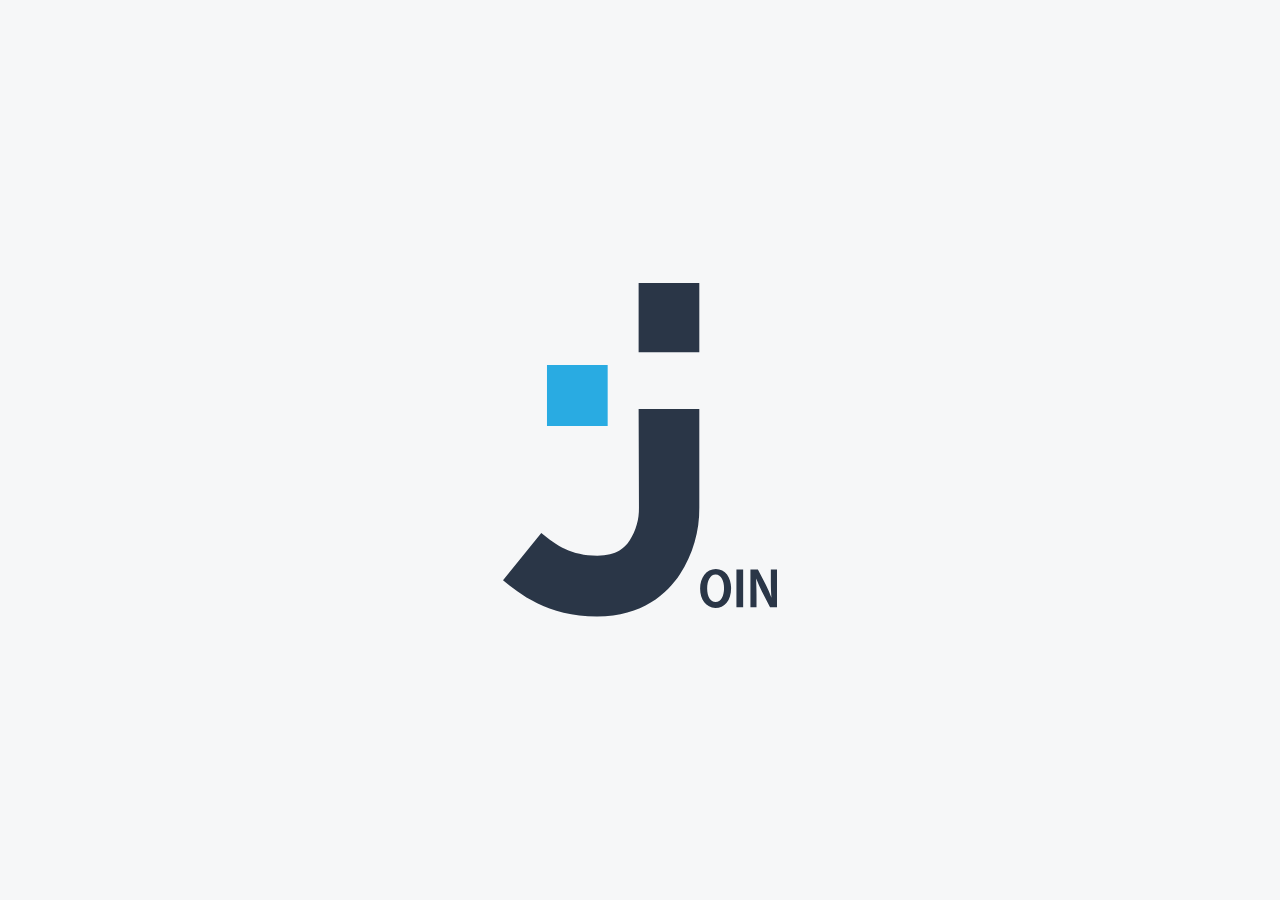
<file: index.html>
<!DOCTYPE html>
<html lang="en">

<head>
  <meta charset="UTF-8">
  <meta name="viewport" content="width=device-width, initial-scale=1.0">
  <title>Join</title>
  <link rel="icon" type="image/png" sizes="16x16" href="./assets/favicons/favicon-16x16.png">
  <link rel="icon" type="image/png" sizes="32x32" href="./assets/favicons/favicon-32x32.png">
  <link rel="icon" type="image/png" sizes="48x48" href="./assets/favicons/favicon-48x48.png">
  <link rel="icon" type="image/png" sizes="64x64" href="./assets/favicons/favicon-64x64.png">
  <!-- Apple Touch Icons -->
  <link rel="apple-touch-icon" sizes="120x120" href="./assets/favicons/apple-touch-favicon/favicon-120x120.png">
  <link rel="apple-touch-icon" sizes="152x152" href="./assets/favicons/apple-touch-favicon/favicon-152x152.png">
  <link rel="apple-touch-icon" sizes="180x180" href="./assets/favicons/apple-touch-favicon/favicon-180x180.png">
  <link rel="apple-touch-icon" sizes="167x167" href="./assets/favicons/apple-touch-favicon/favicon-167x167.png">
  <!-- Safari Pinned Tab -->
  <link rel="mask-icon" href="./assets/favicons/favicon-safari.svg" color="#5bbad5">
  <link rel="stylesheet" href="./css/fonts.css">
  <link rel="stylesheet" href="./css/main.css">
  <link rel="stylesheet" href="./css/login.css">
  <link rel="stylesheet" href="./css/landscapeWarning.css">
</head>

<body onload="initLogin(); initLandscapeWarning();">


  <main id="loginContent" class="login-content">

    <div id="loginAnimationBg" class="login-animation-bg"></div>
    <div id="loginJoinLogo" class="login-join-logo"></div>
    <div id="loginJoinLogoNoAnimation" class="login-join-logo-no-animation"></div>


    <div class="sign-up-container">
      <span class="sign-up-text">Not a Join user?</span>
      <button onclick="goToSignUp()" class="sign-up-button">Sign up</button>
    </div>

    <div class="login-card">
      <div class="login-title">
        <h1>Log in</h1>
        <span class="login-seperator"></span>
      </div>

      <form autocomplete="off" onsubmit="validateLoginForm(); return false;">
        <div class="input-container">
          <div class="login-input-fields">
            <input id="email" placeholder="Email" class="login-input" type="email" pattern="[a-z0-9._%+\-]+@[a-z0-9\-]+\.[a-z]{2,63}$" title="Please enter a valid email address using only lowercase letters (e.g., test@domain.com)" required>
            <div class="login-input-icon">
              <img src="./assets/icons/mail.svg" alt="">
            </div>
            <div id="loginEmailExists" class="login-email-exists">
              <span>This email address does not exist!</span>
            </div>
          </div>
          <div class="login-input-fields">
            <input oninput="updateIconOnInput(this)" id="password" placeholder="Password" class="login-input" type="password" pattern="^(?=.*\d)(?=.*[a-z])(?=.*[A-Z])(?!.*\s).{6,}$"
            title="At least 6 characters, with an uppercase letter, a lowercase letter, a number, and no spaces." minlength="6" required>
            <div class="login-input-icon">
              <img onclick="showHidePassword()" id="passwordFieldImg" src="./assets/icons/lock.svg" alt="">
            </div>
          </div>
        </div>
        <div id="loginErrorMessage" class="login-failed-text">
          <span>Check your email and password!</span>
        </div>
        <label class="login-remember">
          <input id="rememberMeCheckbox" type="checkbox" class="login-custom-checkbox">
          <span>Remember me</span>
        </label>
        <div class="login-button-container">
          <button type="submit" class="login-button">Log in</button>
          <button type="button" onclick="guestLogin()" class="guest-login-button">Guest Log in</button>
        </div>
      </form>
    </div>

    <div class="sign-up-container-mobile">
      <span class="sign-up-text">Not a Join user?</span>
      <button onclick="goToSignUp()" class="sign-up-button">Sign up</button>
    </div>

    <div class="login-legal-links">
      <a class="login-legal-link" href="#" onclick="window.open('./privacyPolicyNo.html', '_blank'); return false;">Privacy Policy</a>
      <a class="login-legal-link" href="#" onclick="window.open('./legalNoticeNo.html', '_blank'); return false;">Legal notice</a>
    </div>

    <!-- ORIENTATION WARNING MOBILE -->
    <div id="landscapeWarningMobile" class="landscape-warning"></div>

  </main>

<script src="./js/templates/mainTemplate.js"></script> 
<script src="./js/main.js"></script>
<script src="./js/firebase.js"></script>
<script src="./js/login.js"></script>
</body>

</html>
</file>
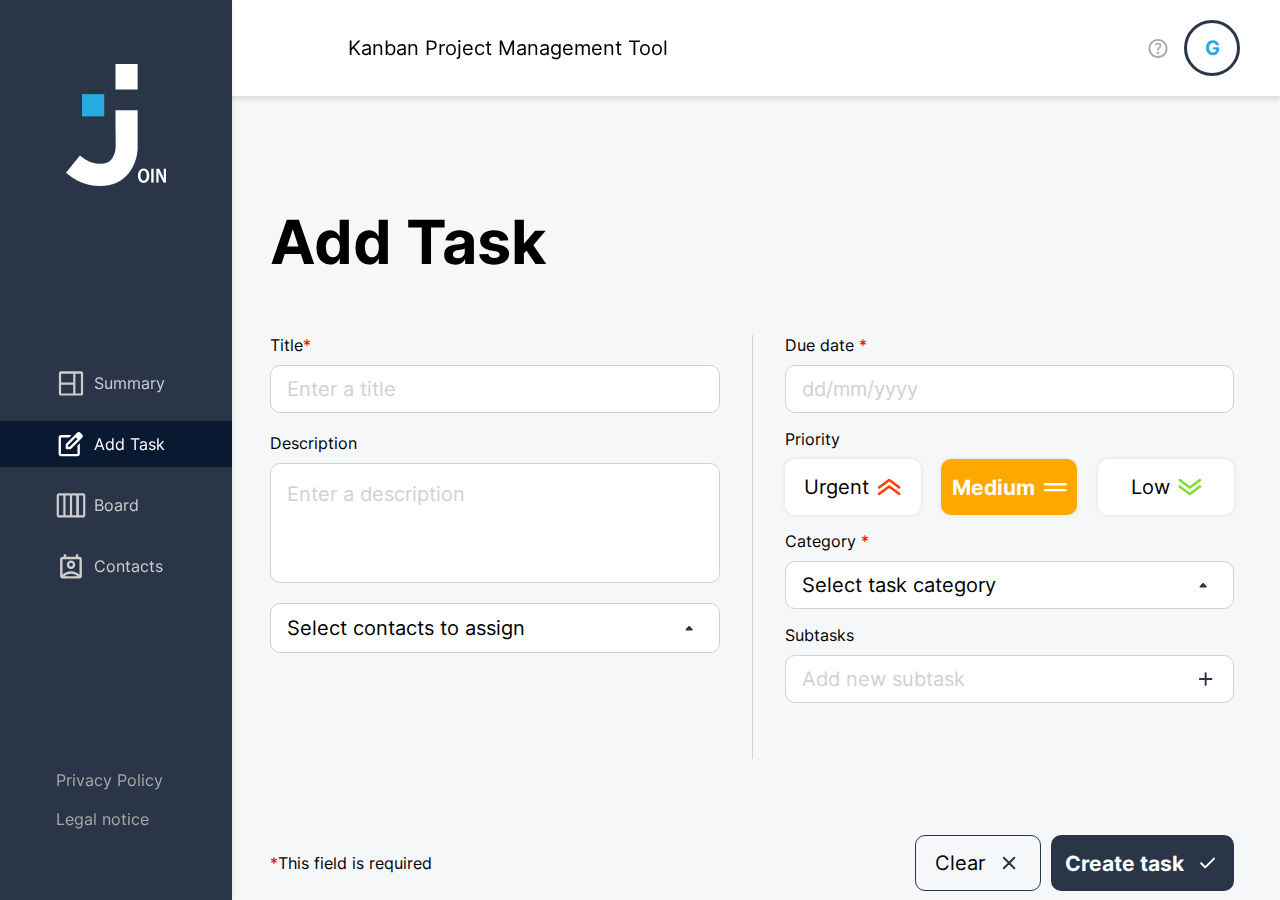
<file: addTask.html>
<!DOCTYPE html>
<html lang="en">

<head>
    <meta charset="UTF-8">
    <meta name="viewport" content="width=device-width, initial-scale=1.0">
    <title>Join - Add Task</title>
    <link rel="icon" type="image/png" sizes="16x16" href="./assets/favicons/favicon-16x16.png">
    <link rel="icon" type="image/png" sizes="32x32" href="./assets/favicons/favicon-32x32.png">
    <link rel="icon" type="image/png" sizes="48x48" href="./assets/favicons/favicon-48x48.png">
    <link rel="icon" type="image/png" sizes="64x64" href="./assets/favicons/favicon-64x64.png">
    <!-- Apple Touch Icons -->
    <link rel="apple-touch-icon" sizes="120x120" href="./assets/favicons/apple-touch-favicon/favicon-120x120.png">
    <link rel="apple-touch-icon" sizes="152x152" href="./assets/favicons/apple-touch-favicon/favicon-152x152.png">
    <link rel="apple-touch-icon" sizes="180x180" href="./assets/favicons/apple-touch-favicon/favicon-180x180.png">
    <link rel="apple-touch-icon" sizes="167x167" href="./assets/favicons/apple-touch-favicon/favicon-167x167.png">
    <!-- Safari Pinned Tab -->
    <link rel="mask-icon" href="./assets/favicons/favicon-safari.svg" color="#5bbad5">
    <!-- css files -->
    <link rel="stylesheet" href="./css/fonts.css">
    <link rel="stylesheet" href="./css/main.css">
    <link rel="stylesheet" href="./css/addTask.css">
    <link rel="stylesheet" href="./css/addTaskResponsive.css">
    <link rel="stylesheet" href="./css/landscapeWarning.css">

</head>

<body onload="init(); initLandscapeWarning();">

    <header id="header"></header>
    <div class="add-task-content">
        <div class="add-task-title">
            <h1> Add Task</h1>
        </div>
        <div id="recipeForm" class="add-task-container">
            <div class="add-task-left">
                <!-- Title Section -->
                <div class="input-group">
                    <label for="title">Title<span class="red-color">*</span></label>
                    <input type="text" id="title" class="input-field" required minlength="3" maxlength="50"
                        placeholder="Enter a title">
                </div>

                <!-- descriptopn Section -->
                <div class="input-group">
                    <label for="description">Description</label>
                    <textarea id="description" class="text-area" minlength="10" maxlength="400"
                        placeholder="Enter a description"></textarea>
                </div>

                <!-- assigned to Section -->
                <div class="assigned-to">
                    <div class="search-container">
                        <input type="text" id="contact-search" class="contact-search" minlength="20"
                            placeholder="Select contacts to assign" oninput="filterContacts()">

                        <button id="toggle-list" class="toggle-list" onclick="toggleContactList()">
                            <img src="./assets/icons/arrow_drop_down.svg" alt="Dropdown Icon" id="dropdown-assigned"
                                class="dropdown-icon">
                        </button>
                    </div>
                    <div id="contact-list" class="contact-list hidden">
                    </div>
                    <div id="selected-contacts" class="selected-contacts">
                    </div>
                </div>
            </div>

            <div class="add-task-vertical-line"></div>

            <div class="add-task-right">
                <!-- Due Date Section -->
                <div class="due-date-section">
                    <div class="input-group">
                        <label for="due-date">Due date <span class="required">*</span></label>
                        <input type="text" id="due-date" class="input-field" placeholder="dd/mm/yyyy"
                            onfocus="(this.type='date'); this.min = new Date().toISOString().split('T')[0]"
                            onblur="(this.type='text')" required>
                    </div>
                </div>

                <div class="priority-section">
                    <div class="input-group">
                        <p>Priority</p>
                        <div class="priority-buttons">
                            <button id="urgent-button" class="priority-button" onclick="setPriority('urgent')">
                                Urgent <img src="./assets/icons/urgent.svg" alt="Urgent">
                            </button>
                            <button id="medium-button" class="priority-button" onclick="setPriority('medium')">
                                Medium <img src="./assets/icons/medium.svg" alt="Medium">
                            </button>
                            <button id="low-button" class="priority-button" onclick="setPriority('low')">
                                Low <img src="./assets/icons/low.svg" alt="Low">
                            </button>
                        </div>
                    </div>
                </div>

                <!-- Category Section -->
                <form class="category-section">
                    <div class="input-group" id="category-groupe">
                        <label for="category">Category <span class="required">*</span></label>
                        <div class="category-field" id="category-field" onclick="toggleCategoryDropdown()">
                            <button id="toggle-list" class="toggle-list">
                                <img src="./assets/icons/arrow_drop_down.svg" alt="Dropdown Icon" id="dropdown-assigned"
                                    class="dropdown-icon dropdown-icon-category">
                            </button>
                            <input type="text" id="category" class="category" placeholder="Select task category"
                                required readonly>
                        </div>
                        <div id="category-dropdown" class="category-dropdown">
                            <div onclick="selectCategory('Technical Task')">Technical Task</div>
                            <div onclick="selectCategory('User Story')">User Story</div>
                        </div>
                    </div>
                </form>

                <!-- Subtasks Section -->
                <form class="subtasks-section">
                    <div class="input-group">
                        <p>Subtasks</p>
                        <div class="subtask-input input-group">
                            <input type="text" id="subtask-input" class="input-field" placeholder="Add new subtask"
                                minlength="5" maxlength="30">
                            <div class="edit-delete right-position" style="display: none ;">
                                <img src="./assets/icons/reset.svg" alt="Reset" class="reset-icon"
                                    onclick="resetSubtaskInput()">
                                <div class="vertical-line"></div>
                                <img src="./assets/icons/done.svg" alt="Add" class="add-icon" onclick="addSubtask()">
                            </div>
                            <div class="add-subtask" style="display: flex;">
                                <img src="./assets/icons/add.svg" alt="Add" class="add-icon">
                            </div>
                        </div>

                        <ul id="subtask-list" class="subtask-list" style="list-style-type:disc"></ul>
                    </div>
                </form>
            </div>
            <div id="taskCreatedPopup" class="taskCreatedPopup">
                <p>
                    Task added to board
                    <img src="./assets/icons/boardDesktop.svg" alt="Board Icon" />
                </p>
            </div>

        </div>
        <div class="footer">
            <p class="required-note"><span>*</span>This field is required</p>
            <div class="buttons">
                <button onclick="clearFields()" class="clear-button">
                    <p>Clear</p>
                    <div class="add-task-clear-icon"></div>
                </button>

                <button onclick="createTask()" class="create-button" type="submit">
                    <p>Create task</p>
                    <img src="./assets/icons/check.svg" alt="Check">
                </button>

            </div>
        </div>
    </div>

    <section id="desktopSidebar" class="sidebar"></section>

    <nav id="mobileNav" class="nav-mobile"></nav>

    <!-- ORIENTATION WARNING MOBILE -->
    <div id="landscapeWarningMobile" class="landscape-warning"></div>

    <script src="./js/templates/mainTemplate.js"></script>
    <script src="./js/main.js"></script>
    <script src="./js/addTask.js"></script>
    <script src="./js/addTaskSaveAndEdit.js"></script>
    <script src="./js/addTaskToggle.js"></script>
    <script src="./js/board.js"></script>
    <script src="./js/firebase.js"></script>
    <script src="./js/templates/addTaskTemplate.js"></script>
    <script src="./js/boardAddTask.js"></script>

</body>

</html>
</file>
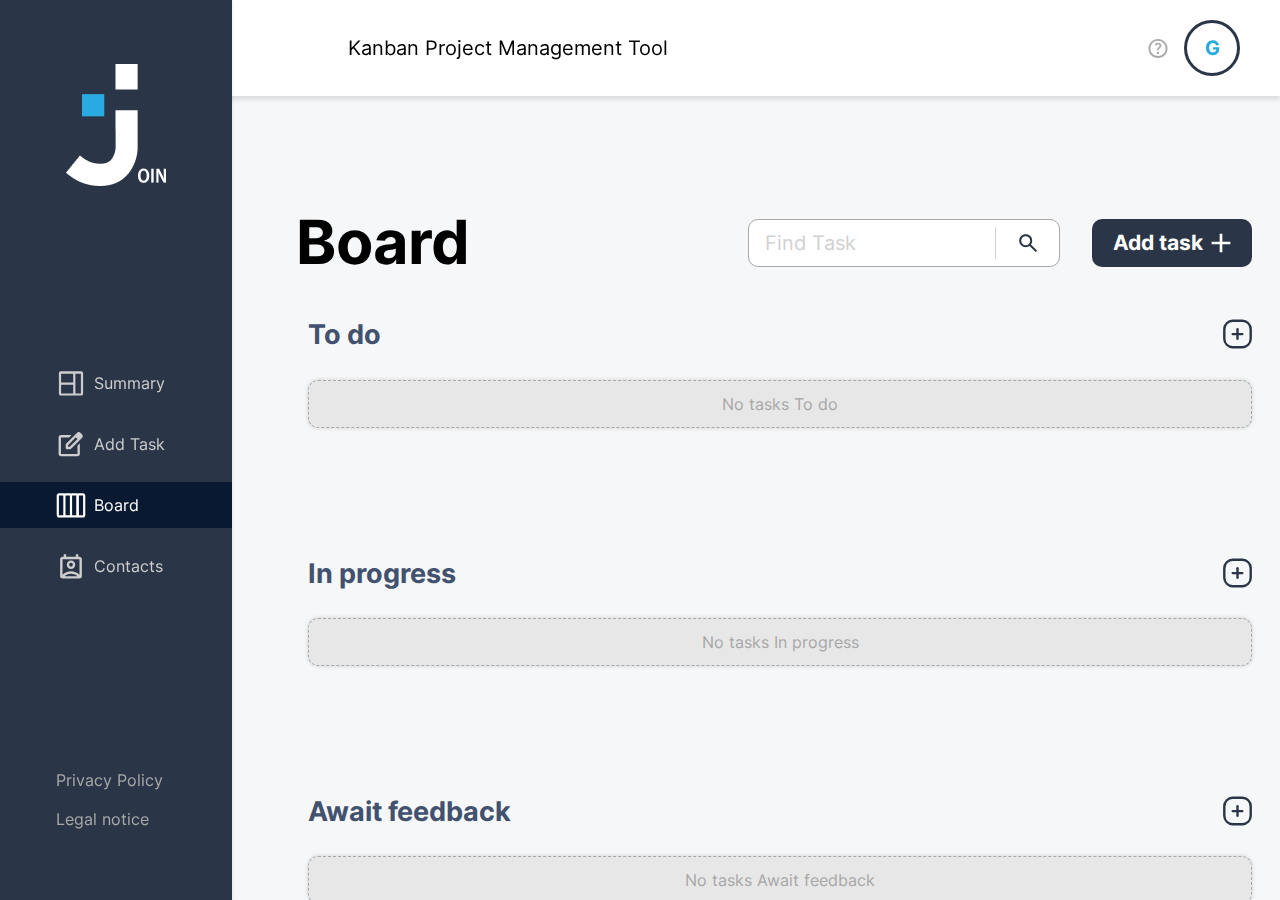
<file: board.html>
<!DOCTYPE html>
<html lang="en">

<head>
    <meta charset="UTF-8">
    <meta name="viewport" content="width=device-width, initial-scale=1.0">
    <title>Join - Board</title>
    <link rel="icon" type="image/png" sizes="16x16" href="./assets/favicons/favicon-16x16.png">
    <link rel="icon" type="image/png" sizes="32x32" href="./assets/favicons/favicon-32x32.png">
    <link rel="icon" type="image/png" sizes="48x48" href="./assets/favicons/favicon-48x48.png">
    <link rel="icon" type="image/png" sizes="64x64" href="./assets/favicons/favicon-64x64.png">
    <!-- Apple Touch Icons -->
    <link rel="apple-touch-icon" sizes="120x120" href="./assets/favicons/apple-touch-favicon/favicon-120x120.png">
    <link rel="apple-touch-icon" sizes="152x152" href="./assets/favicons/apple-touch-favicon/favicon-152x152.png">
    <link rel="apple-touch-icon" sizes="180x180" href="./assets/favicons/apple-touch-favicon/favicon-180x180.png">
    <link rel="apple-touch-icon" sizes="167x167" href="./assets/favicons/apple-touch-favicon/favicon-167x167.png">
    <!-- Safari Pinned Tab -->
    <link rel="mask-icon" href="./assets/favicons/favicon-safari.svg" color="#5bbad5">
    <!-- css files -->
    <link rel="stylesheet" href="./css/fonts.css">
    <link rel="stylesheet" href="./css/main.css">
    <link rel="stylesheet" href="./css/board.css">
    <link rel="stylesheet" href="./css/boardAddTask.css">
    <link rel="stylesheet" href="./css/addTask.css">
    <link rel="stylesheet" href="./css/taskPopup.css">
    <link rel="stylesheet" href="./css/taskPopup.css">
    <link rel="stylesheet" href="./css/landscapeWarning.css">

</head>

<body onload="init(); initBoard(); initLandscapeWarning();">

    <header id="header"></header>

    <section id="desktopSidebar" class="sidebar"></section>

    <!-- board content container -->
    <main class="board-content">

        <!-- title container + search bar + add task Button -->
        <div class="board-title-container">
            <div class="board-title-task-mobile">
                <h1>Board</h1>
                <button class="board-add-task-button-mobile" onclick="openAddTaskPopup()"></button>
            </div>
            <div class="search-field-add-task-container">
                <div class="board-search-field">
                    <input id="boardSearchInput" class="board-search-input" type="text" placeholder="Find Task" oninput="searchTasks()">
                    <span class="board-search-seperator"></span>
                    <img class="board-search-icon" src="./assets/icons/search.svg" alt="">
                    <div class="board-no-results d-none">
                        No tasks match your search!
                    </div>
                </div>
                <button class="board-add-task-button" onclick="openAddTaskPopup()">
                    Add task
                    <img src="./assets/icons/addplus.svg" alt="">
                </button>
            </div>
        </div>

        <!-- board container -->
        <div class="board-container">
            <div id="scrollToToDo" class="board-sections board-to-do">
                <div class="board-section-title">
                    <h2>To do</h2>
                    <button class="board-add-button"  onclick="openAddTaskPopup('to do')"></button>
                </div>
                <!-- TODO Container -->
                <div id="toDo" ondrop="moveTo('toDo')" ondragleave="removeHighlightDragArea('toDo')" ondragover="allowDrop(event); addHighlightDragArea('toDo')" class="board-drag-area-container">
                    <div class="board-section-placeholder">No tasks To do</div>
                </div>
            </div>
            <div id="scrollToInProgress" class="board-sections board-in-progress">
                <div class="board-section-title">
                    <h2>In progress</h2>
                    <button class="board-add-button"  onclick="openAddTaskPopup('in progress')"></button>
                </div>
                <!-- IN PROGRESS Container -->
                <div id="inProgress" ondrop="moveTo('inProgress')"  ondragleave="removeHighlightDragArea('inProgress')" ondragover="allowDrop(event); addHighlightDragArea('inProgress')" class="board-drag-area-container">
                    <div class="board-section-placeholder">No tasks In progress</div>
                </div>
            </div>
            <div id="scrollToAwaitFeedback" class="board-sections board-await-feedback">
                <div class="board-section-title">
                    <h2>Await feedback</h2>
                    <button class="board-add-button" onclick="openAddTaskPopup('await feedback')"></button> 
                </div>
                <!-- AWAIT FEEDBACK Container -->
                <div id="awaitFeedback" ondrop="moveTo('awaitFeedback')"  ondragleave="removeHighlightDragArea('awaitFeedback')" ondragover="allowDrop(event); addHighlightDragArea('awaitFeedback')" class="board-drag-area-container">
                    <div class="board-section-placeholder">No tasks Await feedback</div>
                </div>
            </div>
            <div id="scrollToDone" class="board-sections board-done">
                <div class="board-section-title">
                    <h2>Done</h2>
                </div>
                <!-- DONE Container -->
                <div id="done" ondrop="moveTo('done')"  ondragleave="removeHighlightDragArea('done')" ondragover="allowDrop(event); addHighlightDragArea('done')" class="board-drag-area-container">
                    <div class="board-section-placeholder">No tasks Done</div>
                </div>
            </div>
        </div>
            <!-- MOVE TO MOBILE OVERLAY -->
        <div id="moveToMobileOverlay" class="board-move-to-mobile" onclick="closeMoveToMobileIfClickOutside(event)"></div>

        <!-- addTaskPopup -->
        <div id="addTaskPopup" class="addTaskPopup" style="display: none;">
            <div class="popup-content">
                <img src="./assets/icons/close-contact.svg" alt="Close" class="close-popup" id="closePopup"
                    onclick="closeAddTaskPopup()">
                <div class="add-task-content-pop-up">
                    <div class="add-task-title">
                        <h1> Add Task</h1>
                    </div>
                    <div id="recipeForm" class="add-task-container-popup width-pop-up">
                        <div class="add-task-left">
                            <!-- Title Section -->
                            <div class="input-group">
                                <label for="title">Title<span class="red-color">*</span></label>
                                <input type="text" id="title" class="input-field" required minlength="3" maxlength="50"
                                    placeholder="Enter a title">
                            </div>

                            <!-- descriptopn Section -->
                            <div class="input-group">
                                <label for="description">Description</label>
                                <textarea id="description" class="text-area" minlength="10" maxlength="400"
                                    placeholder="Enter a description"></textarea>
                            </div>

                            <!-- assigned to Section -->
                            <div class="assigned-to">
                                <div class="search-container">
                                    <input type="text" id="contact-search" class="contact-search"
                                        placeholder="Select contacts to assign" oninput="filterContacts()">

                                    <button id="toggle-list" class="toggle-list" onclick="toggleContactList()">
                                        <img src="./assets/icons/arrow_drop_down.svg" alt="Dropdown Icon"
                                            id="dropdown-assigned" class="dropdown-icon">
                                    </button>
                                </div>
                                <div id="contact-list" class="contact-list hidden">
                                </div>
                                <div id="selected-contacts" class="selected-contacts">
                                </div>
                            </div>
                        </div>

                        <div class="add-task-vertical-line"></div>

                        <div class="add-task-right">
                            <!-- Due Date Section -->
                            <div class="due-date-section">
                                <div class="input-group">
                                    <label for="due-date">Due date <span class="required">*</span></label>
                                    <input type="text" id="due-date" class="input-field" placeholder="dd/mm/yyyy"
                                        onfocus="(this.type='date'); this.min = new Date().toISOString().split('T')[0]"
                                        onblur="(this.type='text')" required>
                                </div>
                            </div>

                            <!-- Priority Level Section -->
                            <div class="priority-section">
                                <div class="input-group">
                                    <p>Prio</p>
                                    <div class="priority-buttons">
                                        <button id="urgent-button" class="priority-button"
                                            onclick="setPriority('urgent')">
                                            Urgent <img src="./assets/icons/urgent.svg" alt="Urgent">
                                        </button>
                                        <button id="medium-button" class="priority-button "
                                            onclick="setPriority('medium')">
                                            Medium <img src="./assets/icons/medium.svg" alt="Medium">
                                        </button>
                                        <button id="low-button" class="priority-button" onclick="setPriority('low')">
                                            Low <img src="./assets/icons/low.svg" alt="Low">
                                        </button>
                                    </div>
                                </div>
                            </div>

                            <!-- Category Section -->
                            <form class="category-section">
                                <div class="input-group" id="category-groupe">
                                    <label for="category">Category <span class="required">*</span></label>
                                    <div class="category-field" id="category-field" onclick="toggleCategoryDropdown()">
                                        <button id="toggle-list" class="toggle-list">
                                            <img src="./assets/icons/arrow_drop_down.svg" alt="Dropdown Icon"
                                                id="dropdown-assigned" class="dropdown-icon dropdown-icon-category">
                                        </button>
                                        <input type="text" id="category" class="category"
                                            placeholder="Select task category" required readonly>
                                    </div>
                                    <div id="category-dropdown" class="category-dropdown">
                                        <div onclick="selectCategory('Technical Task')">Technical Task</div>
                                        <div onclick="selectCategory('User Story')">User Story</div>
                                    </div>
                                </div>
                            </form>

                            <!-- Subtasks Section -->
                            <form class="subtasks-section">
                                <div class="input-group">
                                    <p>Subtasks</p>
                                    <div class="subtask-input input-group">
                                        <input type="text" id="subtask-input" class="input-field"
                                            placeholder="Add new subtask" minlength="5" maxlength="30">
                                        <div class="edit-delete right-position" style="display: none ;">
                                            <img src="./assets/icons/reset.svg" alt="Reset" class="reset-icon"
                                                onclick="resetSubtaskInput()">
                                            <div class="vertical-line"></div>
                                            <img src="./assets/icons/done.svg" alt="Add" class="add-icon"
                                                onclick="addSubtask()">
                                        </div>
                                        <div class="add-subtask" style="display: flex;">
                                            <img src="./assets/icons/add.svg" alt="Add" class="add-icon">
                                        </div>
                                    </div>

                                    <ul id="subtask-list" class="subtask-list" style="list-style-type:disc"></ul>
                                </div>
                            </form>
                        </div>
                        <div id="taskCreatedPopup" class="taskCreatedPopup">
                            <p>
                                Task added to board
                                <img src="./assets/icons/boardDesktop.svg" alt="Board Icon" />
                            </p>
                        </div>

                        
                    </div>
                    <div class="footer">
                        <p class="required-note"><span>*</span>This field is required</p>
                        <div class="buttons">
                            <button onclick="closeAddTaskPopup()" class="clear-button">
                                <p>Cancel</p>
                                <div class="add-task-clear-icon"></div>
                            </button>
        
                            <button onclick="createTaskFunction()" class="create-button" type="submit">
                                <p>Create task</p>
                                <img src="./assets/icons/check.svg" alt="Check">
                            </button>
        
                        </div>
                    </div>
                </div>
            </div>
        </div>

                    <div id="taskDetailsPopup" class="task-popup"></div>
                
            <!-- ORIENTATION WARNING MOBILE -->
            <div id="landscapeWarningMobile" class="landscape-warning"></div>

            <div id="deletePopUp" class="delete-pup-up d-none-important"></div>

    </main>

    <nav id="mobileNav" class="nav-mobile"></nav>


    <script src="./js/templates/mainTemplate.js"></script>
    <script src="./js/main.js"></script>
    <script src="./js/templates/boardTemplate.js"></script>
    <script src="./js/firebase.js"></script>
    <script src="./js/board.js"></script>
    <script src="./js/boardAnimation.js"></script>
    <script src="./js/addTask.js"></script>
    <script src="./js/addTaskSaveAndEdit.js"></script>
    <script src="./js/addTaskToggle.js"></script>
    <script src="./js/templates/addTaskTemplate.js"></script>
    <script src="./js/boardAddTask.js"></script>
    <script src="./js/taskPopup.js"></script>
    <script src="./js/editTaskPopup.js"></script>
    <script src="./js/editTaskContacts.js"></script>
    <script src="./js/editTaskPopupSubtasks.js"></script>
    <script src="./js/templates/taskPopupTemplate.js"></script>

</body>

</html>

</html>
</file>
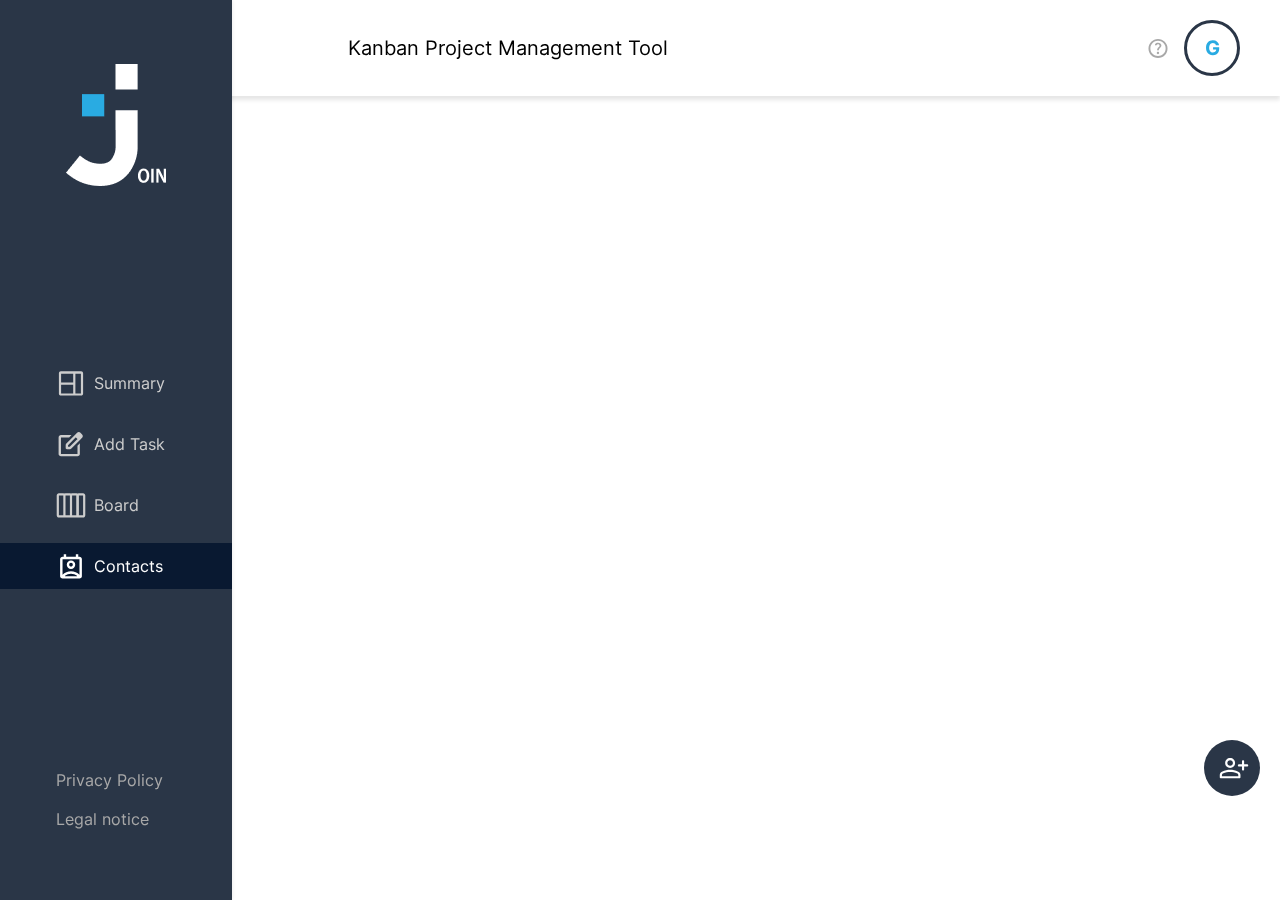
<file: contacts.html>
<!DOCTYPE html>
<html lang="en">

<head>
    
    <meta charset="UTF-8">
    <meta name="viewport" content="width=device-width, initial-scale=1.0">
    <title>Join - Contacts</title>
    <link rel="icon" type="image/png" sizes="16x16" href="./assets/favicons/favicon-16x16.png">
    <link rel="icon" type="image/png" sizes="32x32" href="./assets/favicons/favicon-32x32.png">
    <link rel="icon" type="image/png" sizes="48x48" href="./assets/favicons/favicon-48x48.png">
    <link rel="icon" type="image/png" sizes="64x64" href="./assets/favicons/favicon-64x64.png">
    <!-- Apple Touch Icons -->
    <link rel="apple-touch-icon" sizes="120x120" href="./assets/favicons/apple-touch-favicon/favicon-120x120.png">
    <link rel="apple-touch-icon" sizes="152x152" href="./assets/favicons/apple-touch-favicon/favicon-152x152.png">
    <link rel="apple-touch-icon" sizes="180x180" href="./assets/favicons/apple-touch-favicon/favicon-180x180.png">
    <link rel="apple-touch-icon" sizes="167x167" href="./assets/favicons/apple-touch-favicon/favicon-167x167.png">
    <!-- Safari Pinned Tab -->
    <link rel="mask-icon" href="./assets/favicons/favicon-safari.svg" color="#5bbad5">
    <!-- css files -->
    <link rel="stylesheet" href="./css/fonts.css">
    <link rel="stylesheet" href="./css/main.css">
    <link rel="stylesheet" href="./css/contacts.css">
    <link rel="stylesheet" href="./css/landscapeWarning.css">

</head>

<body onload="initContacts(); initLandscapeWarning();">

    <header id="header"></header>

    <section id="desktopSidebar" class="sidebar"></section>

    <main class="contacts-content">

        <div class="contact-menu" id="contactListResponsive">
            <div class="add-contact-button" id="add-new-contact" onclick="openNewContact()"> 
                <span class="add-new-contact-text">Add new contact</span>
                <img src="./assets/icons/personAdd.svg" alt="add person" class="add-person-icon">
            </div>
            <div id="loadContactMenu" class="contact-list"> 
                <div class="contact-sequence">
                    <span class="contact-sequence-text" id="sortContact"></span>
                </div>
            </div>
        </div>
        
        <div class="contact-detail-section">
            <div class="contact-detail">
                <div class="contact-detail-headline">Contact</div>
                <div class="contact-detail-separator"></div>
                <div class="contact-detail-text">Better with a team</div>
            </div>
            <!-- <div id="contactDetail" class="contact-detail-card"> -->
            </div>
        </div>
        <div id="contactDetail" class="contact-detail-card"></div>

        <div class="window-add-new-contact" id="newContact" onclick="checkClickOutsideAddNewContact(event)">
        </div>

        <div id="createContactSuccessfull" class="create-contact-successful-overlay">
            <div class="create-contact-successfull-container">
                <span>Contact successfully created</span>
            </div>
        </div>

        <div class="window-edit-contact" id="editContact" onclick="checkClickOutsideEditContact(event)">
        </div>

        <div class="add-new-contact-button-responsive">
            <div class="add-contact-button-responsive" id="add-new-contact" onclick="openNewContact()"> 
                <img src="./assets/icons/personAdd.svg" alt="addPerson" class="add-person-icon">
            </div>
        </div>

        <div class="edit-contact-menu-button-responsive">
            <div class="edit-contact-button-responsive" id="editContactMenu"> 
                <img src="./assets/icons/editContactMenuResponsive.svg" alt="editMenu" class="edit-menu-responsive">
            </div>
        </div>
        <!-- ORIENTATION WARNING MOBILE -->
    <div id="landscapeWarningMobile" class="landscape-warning"></div>

    <div id="deletePopUp" class="delete-pup-up d-none-important"></div>

    </main>

    <nav id="mobileNav" class="nav-mobile"></nav>

    <script src="./js/templates/mainTemplate.js"></script>
    <script src="./js/firebase.js"></script>
    <script src="./js/main.js"></script>
    <script src="./js/contacts.js"></script>
    <script src="./js/contactsSave.js"></script>
    <script src="./js/contactsDelete.js"></script>
    <script src="./js/contactsAnimation.js"></script>
    <script src="./js/contactsValidation.js" defer></script>
    <script src="./js/templates/contactsTemplate.js"></script>

</body>

</html>
</file>
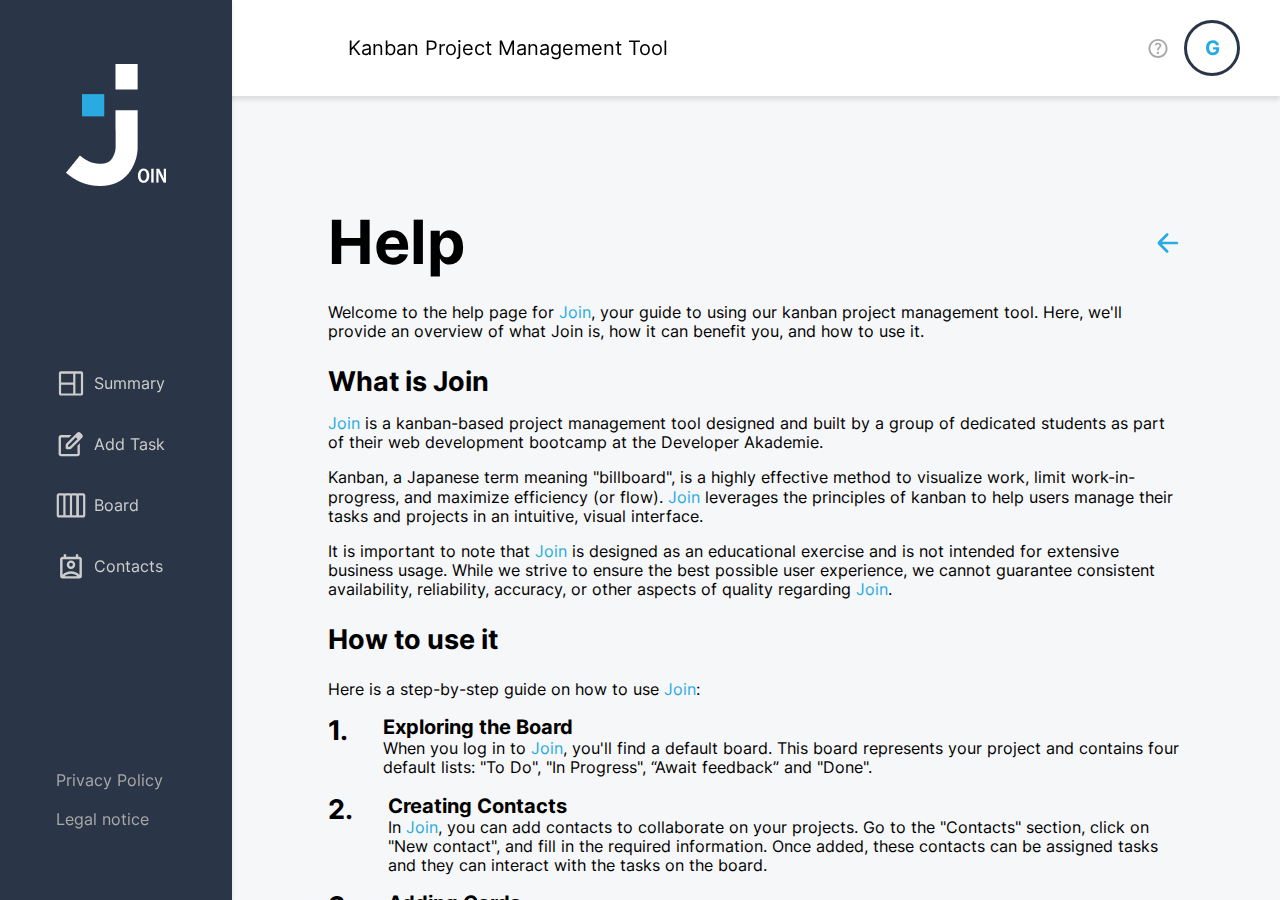
<file: help.html>
<!DOCTYPE html>
<html lang="en">

<head>
    <meta charset="UTF-8">
    <meta name="viewport" content="width=device-width, initial-scale=1.0">
    <title>Join - Help</title>
    <link rel="icon" type="image/png" sizes="16x16" href="./assets/favicons/favicon-16x16.png">
    <link rel="icon" type="image/png" sizes="32x32" href="./assets/favicons/favicon-32x32.png">
    <link rel="icon" type="image/png" sizes="48x48" href="./assets/favicons/favicon-48x48.png">
    <link rel="icon" type="image/png" sizes="64x64" href="./assets/favicons/favicon-64x64.png">
    <!-- Apple Touch Icons -->
    <link rel="apple-touch-icon" sizes="120x120" href="./assets/favicons/apple-touch-favicon/favicon-120x120.png">
    <link rel="apple-touch-icon" sizes="152x152" href="./assets/favicons/apple-touch-favicon/favicon-152x152.png">
    <link rel="apple-touch-icon" sizes="180x180" href="./assets/favicons/apple-touch-favicon/favicon-180x180.png">
    <link rel="apple-touch-icon" sizes="167x167" href="./assets/favicons/apple-touch-favicon/favicon-167x167.png">
    <!-- Safari Pinned Tab -->
    <link rel="mask-icon" href="./assets/favicons/favicon-safari.svg" color="#5bbad5">
    <!-- css files -->
    <link rel="stylesheet" href="./css/fonts.css">
    <link rel="stylesheet" href="./css/main.css">
    <link rel="stylesheet" href="./css/help.css">
    <link rel="stylesheet" href="./css/landscapeWarning.css">

</head>

<body onload="init(); initLandscapeWarning();">

    <header id="header"></header>

    <section id="desktopSidebar" class="sidebar"></section>

    <main class="help-content">
        <div class="headline-nav">
            <h1>Help</h1>
            <button onclick="pageBack()" class="back-arrow"><img src="./assets/icons/backArrow.svg" alt=""></button>
        </div>
        <div class="text-container">
            <p>
                Welcome to the help page for <mark>Join</mark>, your guide to using our kanban project management tool.
                Here, we'll
                provide an overview of what Join is, how it can benefit you, and how to use it.
            </p>
        </div>
        <div class="text-container">
            <h3>What is Join</h3>

            <p><mark>Join</mark> is a kanban-based project management tool designed and built by a group of dedicated
                students as
                part of their web development bootcamp at the Developer Akademie.</p>

            <p>Kanban, a Japanese term meaning "billboard", is a highly effective method to visualize work, limit
                work-in-progress, and maximize efficiency (or flow). <mark>Join</mark> leverages the principles of
                kanban to help
                users manage their tasks and projects in an intuitive, visual interface.</p>

            <p>It is important to note that <mark>Join</mark> is designed as an educational exercise and is not intended
                for
                extensive business usage. While we strive to ensure the best possible user experience, we cannot
                guarantee consistent availability, reliability, accuracy, or other aspects of quality regarding
                <mark>Join</mark>.
            </p>
        </div>
        <h3>How to use it</h3>
        <div class="text-container">
            <p>Here is a step-by-step guide on how to use <mark>Join</mark>:</p>
            <div class="step-content">
                <h3>1.</h3>
                <div>
                    <h4>Exploring the Board</h4>
                    <p>When you log in to <mark>Join</mark>, you'll find a default board. This board represents your
                        project and
                        contains four default lists: "To Do", "In Progress", “Await feedback” and "Done".</p>
                </div>
            </div>
            <div class="step-content">
                <h3>2.</h3>
                <div>
                    <h4>Creating Contacts</h4>
                    <p>In <mark>Join</mark>, you can add contacts to collaborate on your projects. Go to the "Contacts"
                        section,
                        click on "New contact", and fill in the required information. Once added, these contacts can be
                        assigned tasks and they can interact with the tasks on the board.</p>
                </div>
            </div>
            <div class="step-content">
                <h3>3.</h3>
                <div>
                    <h4>Adding Cards</h4>
                    <p>Now that you've added your contacts, you can start adding cards. Cards represent individual
                        tasks. Click the "+" button under the appropriate list to create a new card. Fill in the task
                        details in the card, like task name, description, due date, assignees, etc.</p>
                </div>
            </div>
            <div class="step-content">
                <h3>4.</h3>
                <div>
                    <h4>Moving Cards</h4>
                    <p>As the task moves from one stage to another, you can reflect that on the board by
                        dragging and dropping the card from one list to another.</p>
                </div>
            </div>
            <div class="step-content">
                <h3>5.</h3>
                <div>
                    <h4>Deleting Cards</h4>
                    <div class="text-container">
                        <p>Once a task is completed, you can either move it to the "Done" list or delete it.
                            Deleting a card will permanently remove it from the board. Please exercise caution when
                            deleting
                            cards, as this action is irreversible.
                        </p>
                        <p>
                            Remember that using <mark>Join</mark> effectively requires consistent
                            updates from you and your team to ensure the board reflects the current state of your
                            project.
                        </p>
                        <p>
                            Have more questions about <mark>Join</mark>? Feel free to contact us at <a
                                class="email-link" href="mailto:dev.ninja@example.com">dev.ninja@example.com</a>.
                            We're here to
                            help you!
                        </p>
                    </div>
                </div>
            </div>
        </div>
        <h3>Enjoy using Join!</h3>

        <!-- ORIENTATION WARNING MOBILE -->
    <div id="landscapeWarningMobile" class="landscape-warning"></div>

    </main>

    <nav id="mobileNav" class="nav-mobile"></nav>

    <script src="./js/templates/mainTemplate.js"></script>
    <script src="./js/firebase.js"></script>
    <script src="./js/main.js"></script>
</body>

</html>
</file>
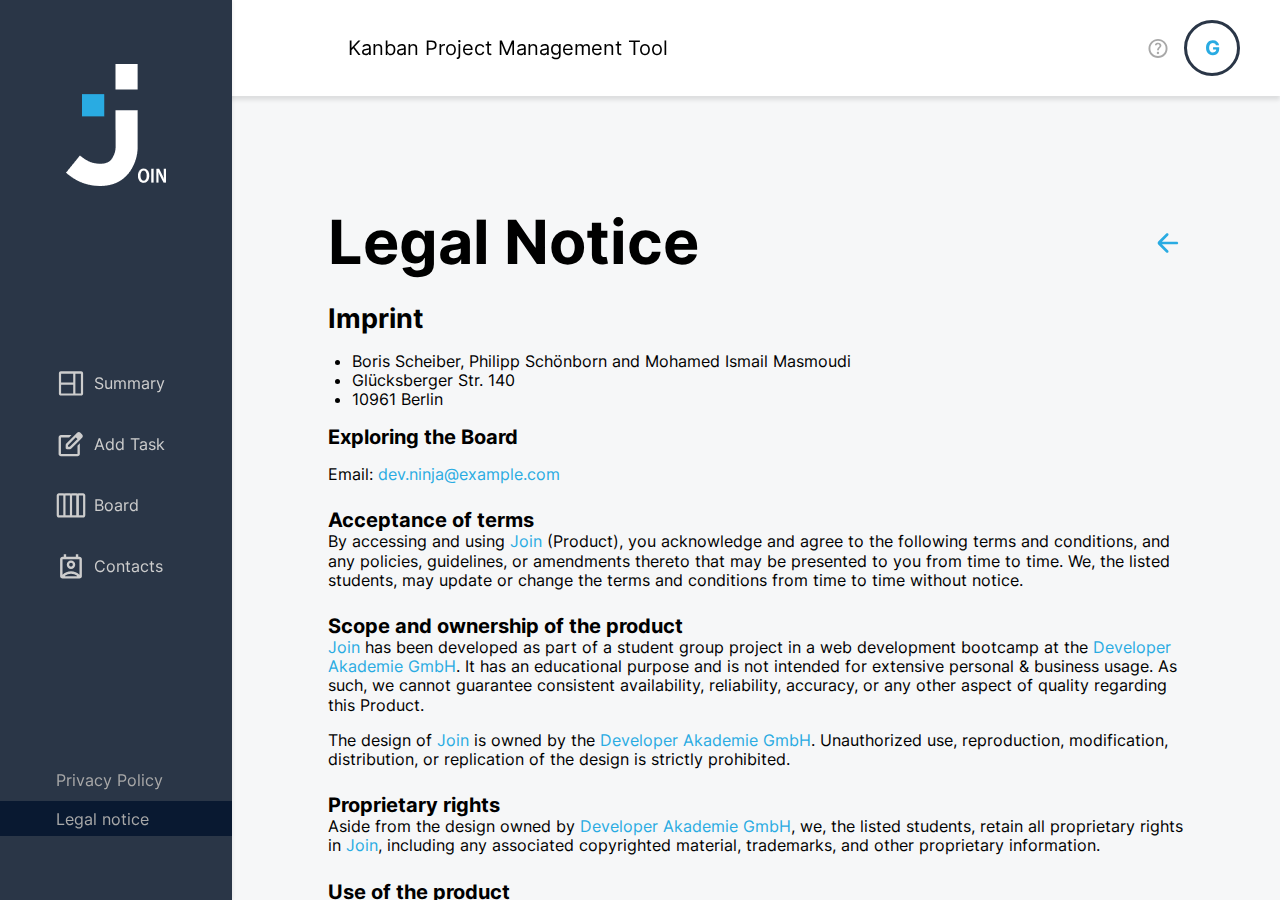
<file: legalNotice.html>
<!DOCTYPE html>
<html lang="en">

<head>
    <meta charset="UTF-8">
    <meta name="viewport" content="width=device-width, initial-scale=1.0">
    <title>Join - Legal notice</title>
    <link rel="icon" type="image/png" sizes="16x16" href="./assets/favicons/favicon-16x16.png">
    <link rel="icon" type="image/png" sizes="32x32" href="./assets/favicons/favicon-32x32.png">
    <link rel="icon" type="image/png" sizes="48x48" href="./assets/favicons/favicon-48x48.png">
    <link rel="icon" type="image/png" sizes="64x64" href="./assets/favicons/favicon-64x64.png">
    <!-- Apple Touch Icons -->
    <link rel="apple-touch-icon" sizes="120x120" href="./assets/favicons/apple-touch-favicon/favicon-120x120.png">
    <link rel="apple-touch-icon" sizes="152x152" href="./assets/favicons/apple-touch-favicon/favicon-152x152.png">
    <link rel="apple-touch-icon" sizes="180x180" href="./assets/favicons/apple-touch-favicon/favicon-180x180.png">
    <link rel="apple-touch-icon" sizes="167x167" href="./assets/favicons/apple-touch-favicon/favicon-167x167.png">
    <!-- Safari Pinned Tab -->
    <link rel="mask-icon" href="./assets/favicons/favicon-safari.svg" color="#5bbad5">
    <!-- css files -->
    <link rel="stylesheet" href="./css/fonts.css">
    <link rel="stylesheet" href="./css/main.css">
    <link rel="stylesheet" href="./css/legalNotice.css">
    <link rel="stylesheet" href="./css/landscapeWarning.css">

</head>

<body onload="init(); initLandscapeWarning();">

    <header id="header"></header>

    <section id="desktopSidebar" class="sidebar"></section>

    <main class="legal-notice-content">
        <div class="headline-nav">
            <h1>Legal Notice</h1>
            <button onclick="pageBack()" class="back-arrow"><img src="./assets/icons/backArrow.svg" alt=""></button>
        </div>
        <div class="text-container">
            <h3>Imprint</h3>
            <ul>
                <li>Boris Scheiber, Philipp Schönborn and Mohamed Ismail Masmoudi</li>
                <li>Glücksberger Str. 140</li>
                <li>10961 Berlin</li>
            </ul>
            <h4>Exploring the Board</h4>
            <p>Email: <a class="email-link" href="mailto:dev.ninja@example.com">dev.ninja@example.com</a></p>
        </div>
        <div>
            <h4>Acceptance of terms</h4>
            <p>By accessing and using <mark>Join</mark> (Product), you acknowledge and agree to the following terms and
                conditions,
                and any policies, guidelines, or amendments thereto that may be presented to you from time to time. We,
                the listed students, may update or change the terms and conditions from time to time without notice.</p>
        </div>
        <div class="text-container">
            <div>
                <h4>Scope and ownership of the product</h4>
                <p><mark>Join</mark> has been developed as part of a student group project in a web development bootcamp
                    at the <a target="_blank" rel="noopener noreferrer" class="email-link"
                        href="https://www.developerakademie.com">Developer Akademie GmbH</a>. It has an educational
                    purpose and is not intended for extensive personal & business
                    usage. As such, we cannot guarantee consistent availability, reliability, accuracy, or any other
                    aspect
                    of quality regarding this Product.</p>
            </div>
            <div>
                <p>The design of <mark>Join</mark> is owned by the <a target="_blank" rel="noopener noreferrer"
                        class="email-link" href="https://www.developerakademie.com">Developer Akademie GmbH</a>.
                    Unauthorized use,
                    reproduction,
                    modification, distribution, or replication of the design is strictly prohibited.</p>
            </div>
        </div>
        <div>
            <h4>Proprietary rights</h4>
            <p>Aside from the design owned by <a target="_blank" rel="noopener noreferrer" class="email-link"
                    href="https://www.developerakademie.com">Developer Akademie GmbH</a>, we, the listed students,
                retain all proprietary
                rights in <mark>Join</mark>, including any associated copyrighted material, trademarks, and other
                proprietary
                information.</p>
        </div>
        <div>
            <h4>Use of the product</h4>
            <p><mark>Join</mark> is intended to be used for lawful purposes only, in accordance with all applicable laws
                and
                regulations. Any use of <mark>Join</mark> for illegal activities, or to harass, harm, threaten, or
                intimidate another
                person, is strictly prohibited. You are solely responsible for your interactions with other users of
                <mark>Join</mark>.
            </p>
        </div>
        <div>
            <h4>Disclaimer of warranties and limitation of liability</h4>
            <p><mark>Join</mark> is provided "as is" without warranty of any
                kind, whether express or implied, including but not limited to the implied warranties of
                merchantability, fitness for a particular purpose, and non-infringement. In no event will we, the listed
                students, or the <a target="_blank" rel="noopener noreferrer"
                class="email-link" href="https://www.developerakademie.com">Developer Akademie</a>, be liable for any direct, indirect, incidental, special,
                consequential or exemplary damages, including but not limited to, damages for loss of profits, goodwill,
                use, data, or other intangible losses, even if we have been advised of the possibility of such damages,
                arising out of or in connection with the use or performance of <mark>Join</mark>.</p>
        </div>
        <div class="text-container">
            <div>
            <h4>Indemnity</h4>
            <p>You agree to indemnify, defend and hold harmless us, the listed students, the <a target="_blank" rel="noopener noreferrer"
                class="email-link" href="https://www.developerakademie.com">Developer Akademie</a>, and our affiliates, partners, officers, directors, agents, and employees, from and against any
                claim, demand, loss, damage, cost, or liability (including reasonable legal fees) arising out of or
                relating to your use of <mark>Join</mark> and/or your breach of this Legal Notice.</p>
            </div>
            <div>
                <p>For any questions or notices, please contact us at <a class="email-link" href="mailto:dev.ninja@example.com">dev.ninja@example.com</a>. </p>
            </div>
            <div>
                <p> Date: July 26, 2024</p>
            </div>
        </div>
        <!-- ORIENTATION WARNING MOBILE -->
    <div id="landscapeWarningMobile" class="landscape-warning"></div>

    </main>

    <nav id="mobileNav" class="nav-mobile"></nav>

    <script src="./js/templates/mainTemplate.js"></script>
    <script src="./js/firebase.js"></script>
    <script src="./js/main.js"></script>
</body>

</html>
</file>
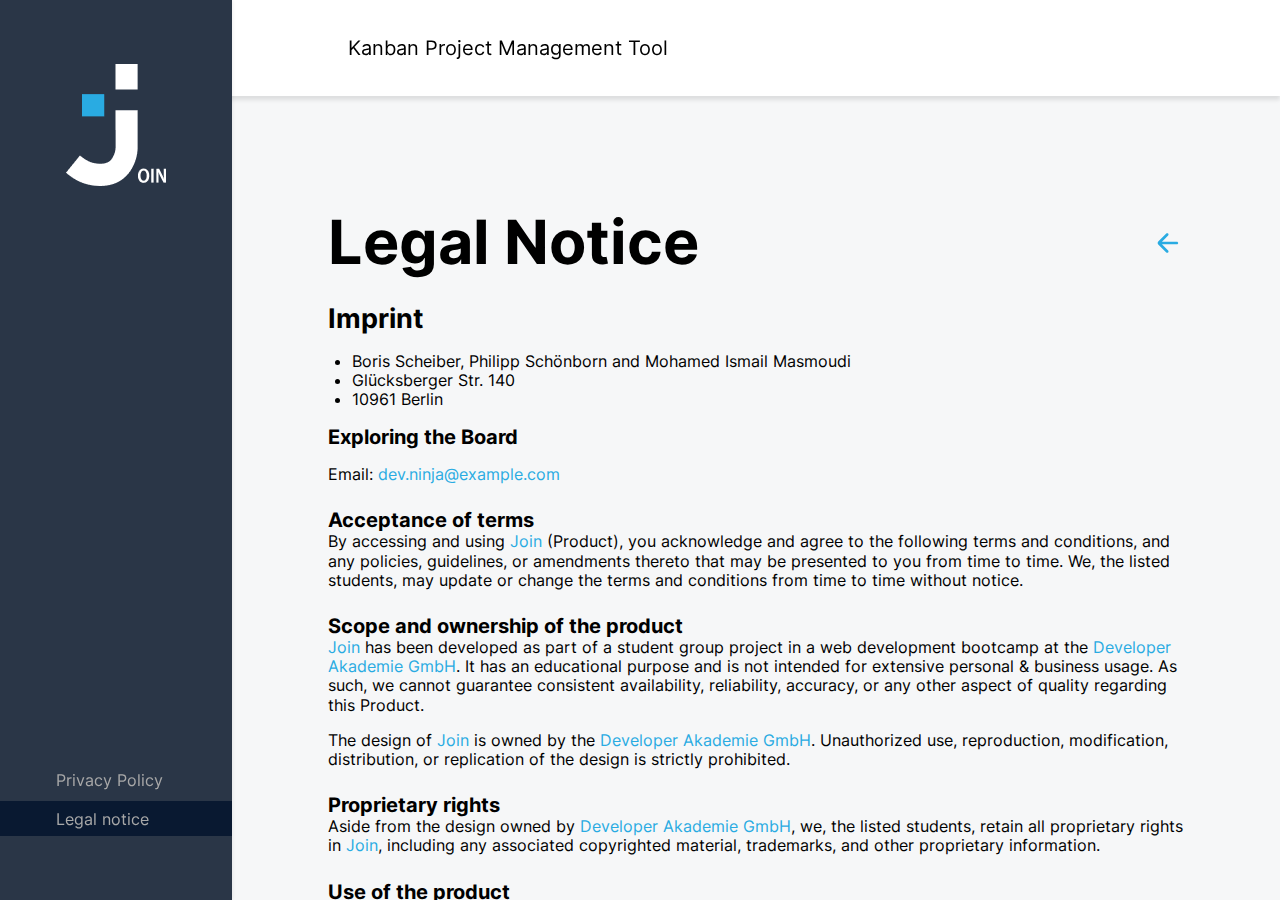
<file: legalNoticeNo.html>
<!DOCTYPE html>
<html lang="en">

<head>
    <meta charset="UTF-8">
    <meta name="viewport" content="width=device-width, initial-scale=1.0">
    <title>Join - Legal notice</title>
    <link rel="icon" type="image/png" sizes="16x16" href="./assets/favicons/favicon-16x16.png">
    <link rel="icon" type="image/png" sizes="32x32" href="./assets/favicons/favicon-32x32.png">
    <link rel="icon" type="image/png" sizes="48x48" href="./assets/favicons/favicon-48x48.png">
    <link rel="icon" type="image/png" sizes="64x64" href="./assets/favicons/favicon-64x64.png">
    <!-- Apple Touch Icons -->
    <link rel="apple-touch-icon" sizes="120x120" href="./assets/favicons/apple-touch-favicon/favicon-120x120.png">
    <link rel="apple-touch-icon" sizes="152x152" href="./assets/favicons/apple-touch-favicon/favicon-152x152.png">
    <link rel="apple-touch-icon" sizes="180x180" href="./assets/favicons/apple-touch-favicon/favicon-180x180.png">
    <link rel="apple-touch-icon" sizes="167x167" href="./assets/favicons/apple-touch-favicon/favicon-167x167.png">
    <!-- Safari Pinned Tab -->
    <link rel="mask-icon" href="./assets/favicons/favicon-safari.svg" color="#5bbad5">
    <!-- css files -->
    <link rel="stylesheet" href="./css/fonts.css">
    <link rel="stylesheet" href="./css/main.css">
    <link rel="stylesheet" href="./css/legalNotice.css">
    <link rel="stylesheet" href="./css/landscapeWarning.css">

</head>

<body onload="init(); initLandscapeWarning();">

    <header id="header"></header>

    <section id="desktopSidebar" class="sidebar"></section>

    <main class="legal-notice-content legal-notice-content-no">
        <div class="headline-nav">
            <h1>Legal Notice</h1>
            <button onclick="window.close()" class="back-arrow"><img src="./assets/icons/backArrow.svg" alt=""></button>
        </div>
        <div class="text-container">
            <h3>Imprint</h3>
            <ul>
                <li>Boris Scheiber, Philipp Schönborn and Mohamed Ismail Masmoudi</li>
                <li>Glücksberger Str. 140</li>
                <li>10961 Berlin</li>
            </ul>
            <h4>Exploring the Board</h4>
            <p>Email: <a class="email-link" href="mailto:dev.ninja@example.com">dev.ninja@example.com</a></p>
        </div>
        <div>
            <h4>Acceptance of terms</h4>
            <p>By accessing and using <mark>Join</mark> (Product), you acknowledge and agree to the following terms and
                conditions,
                and any policies, guidelines, or amendments thereto that may be presented to you from time to time. We,
                the listed students, may update or change the terms and conditions from time to time without notice.</p>
        </div>
        <div class="text-container">
            <div>
                <h4>Scope and ownership of the product</h4>
                <p><mark>Join</mark> has been developed as part of a student group project in a web development bootcamp
                    at the <a target="_blank" rel="noopener noreferrer" class="email-link"
                        href="https://www.developerakademie.com">Developer Akademie GmbH</a>. It has an educational
                    purpose and is not intended for extensive personal & business
                    usage. As such, we cannot guarantee consistent availability, reliability, accuracy, or any other
                    aspect
                    of quality regarding this Product.</p>
            </div>
            <div>
                <p>The design of <mark>Join</mark> is owned by the <a target="_blank" rel="noopener noreferrer"
                        class="email-link" href="https://www.developerakademie.com">Developer Akademie GmbH</a>.
                    Unauthorized use,
                    reproduction,
                    modification, distribution, or replication of the design is strictly prohibited.</p>
            </div>
        </div>
        <div>
            <h4>Proprietary rights</h4>
            <p>Aside from the design owned by <a target="_blank" rel="noopener noreferrer" class="email-link"
                    href="https://www.developerakademie.com">Developer Akademie GmbH</a>, we, the listed students,
                retain all proprietary
                rights in <mark>Join</mark>, including any associated copyrighted material, trademarks, and other
                proprietary
                information.</p>
        </div>
        <div>
            <h4>Use of the product</h4>
            <p><mark>Join</mark> is intended to be used for lawful purposes only, in accordance with all applicable laws
                and
                regulations. Any use of <mark>Join</mark> for illegal activities, or to harass, harm, threaten, or
                intimidate another
                person, is strictly prohibited. You are solely responsible for your interactions with other users of
                <mark>Join</mark>.
            </p>
        </div>
        <div>
            <h4>Disclaimer of warranties and limitation of liability</h4>
            <p><mark>Join</mark> is provided "as is" without warranty of any
                kind, whether express or implied, including but not limited to the implied warranties of
                merchantability, fitness for a particular purpose, and non-infringement. In no event will we, the listed
                students, or the <a target="_blank" rel="noopener noreferrer"
                class="email-link" href="https://www.developerakademie.com">Developer Akademie</a>, be liable for any direct, indirect, incidental, special,
                consequential or exemplary damages, including but not limited to, damages for loss of profits, goodwill,
                use, data, or other intangible losses, even if we have been advised of the possibility of such damages,
                arising out of or in connection with the use or performance of <mark>Join</mark>.</p>
        </div>
        <div class="text-container">
            <div>
            <h4>Indemnity</h4>
            <p>You agree to indemnify, defend and hold harmless us, the listed students, the <a target="_blank" rel="noopener noreferrer"
                class="email-link" href="https://www.developerakademie.com">Developer Akademie</a>, and our affiliates, partners, officers, directors, agents, and employees, from and against any
                claim, demand, loss, damage, cost, or liability (including reasonable legal fees) arising out of or
                relating to your use of <mark>Join</mark> and/or your breach of this Legal Notice.</p>
            </div>
            <div>
                <p>For any questions or notices, please contact us at <a class="email-link" href="mailto:dev.ninja@example.com">dev.ninja@example.com</a>. </p>
            </div>
            <div>
                <p> Date: July 26, 2024</p>
            </div>
        </div>
        <!-- ORIENTATION WARNING MOBILE -->
    <div id="landscapeWarningMobile" class="landscape-warning"></div>

    </main>

    <nav id="mobileNav" class="nav-mobile"></nav>

    <script src="./js/templates/mainTemplate.js"></script>
    <script src="./js/firebase.js"></script>
    <script src="./js/main.js"></script>
</body>

</html>
</file>
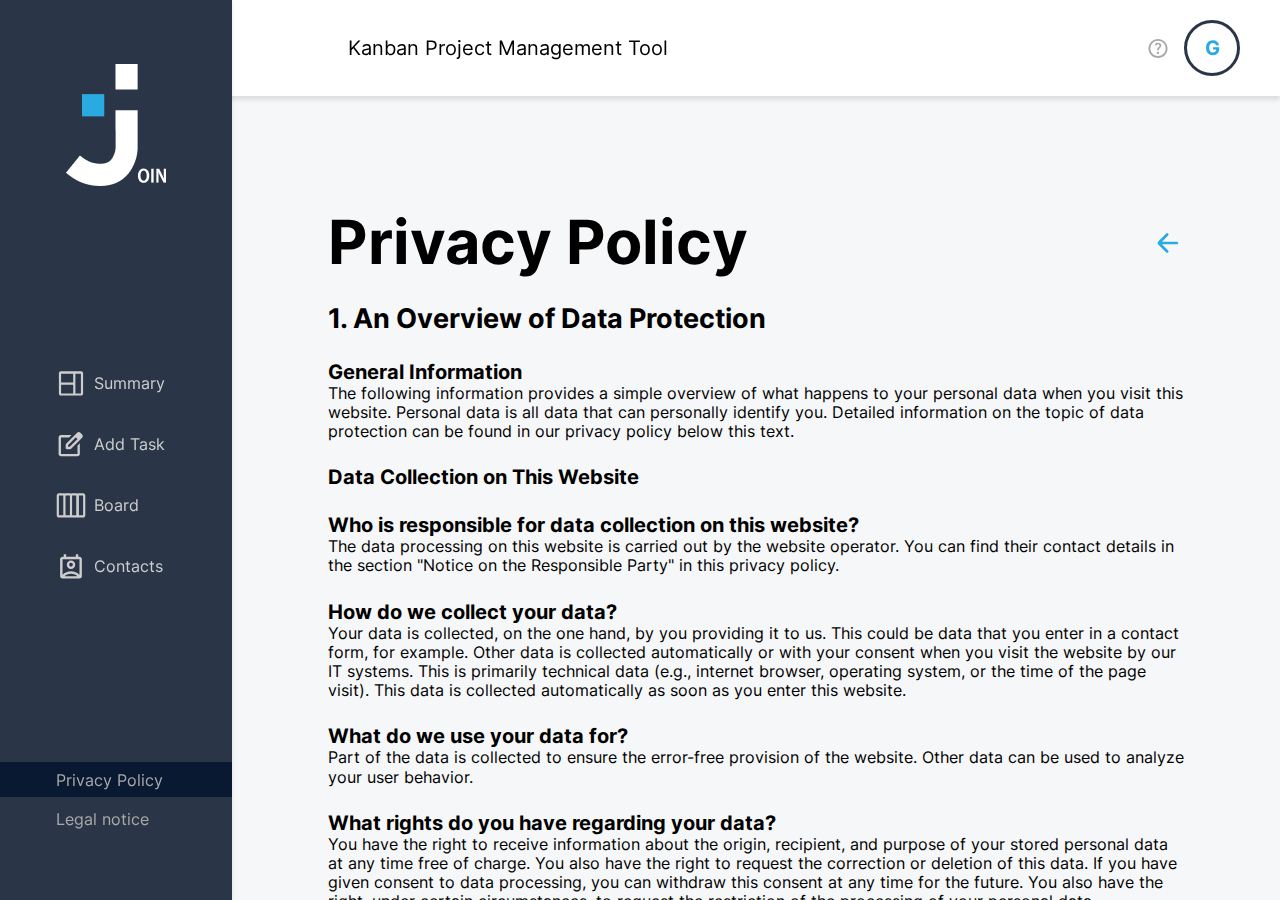
<file: privacyPolicy.html>
<!DOCTYPE html>
<html lang="en">

<head>
    <meta charset="UTF-8">
    <meta name="viewport" content="width=device-width, initial-scale=1.0">
    <title>Join - Privacy Policy</title>
    <link rel="icon" type="image/png" sizes="16x16" href="./assets/favicons/favicon-16x16.png">
    <link rel="icon" type="image/png" sizes="32x32" href="./assets/favicons/favicon-32x32.png">
    <link rel="icon" type="image/png" sizes="48x48" href="./assets/favicons/favicon-48x48.png">
    <link rel="icon" type="image/png" sizes="64x64" href="./assets/favicons/favicon-64x64.png">
    <!-- Apple Touch Icons -->
    <link rel="apple-touch-icon" sizes="120x120" href="./assets/favicons/apple-touch-favicon/favicon-120x120.png">
    <link rel="apple-touch-icon" sizes="152x152" href="./assets/favicons/apple-touch-favicon/favicon-152x152.png">
    <link rel="apple-touch-icon" sizes="180x180" href="./assets/favicons/apple-touch-favicon/favicon-180x180.png">
    <link rel="apple-touch-icon" sizes="167x167" href="./assets/favicons/apple-touch-favicon/favicon-167x167.png">
    <!-- Safari Pinned Tab -->
    <link rel="mask-icon" href="./assets/favicons/favicon-safari.svg" color="#5bbad5">
    <!-- css files -->
    <link rel="stylesheet" href="./css/fonts.css">
    <link rel="stylesheet" href="./css/main.css">
    <link rel="stylesheet" href="./css/privacyPolicy.css">
    <link rel="stylesheet" href="./css/landscapeWarning.css">


</head>

<body onload="init(); initLandscapeWarning();">

    <header id="header"></header>

    <section id="desktopSidebar" class="sidebar"></section>

    <main class="privacy-policy-content">
        <div class="headline-nav">
            <h1>Privacy Policy</h1>
            <button onclick="pageBack()" class="back-arrow"><img src="./assets/icons/backArrow.svg" alt=""></button>
        </div>
        <h3>1. An Overview of Data Protection</h3>
        <div>
            <h4>General Information</h4>
            <p>The following information provides a simple overview of what happens to your personal data when you visit
                this website. Personal data is all data that can personally identify you. Detailed information on the
                topic of data protection can be found in our privacy policy below this text.</p>
        </div>
        <h4>Data Collection on This Website</h4>
        <div>
            <h4>Who is responsible for data collection on this website?</h4>
            <p>The data processing on this website is carried out by the website operator. You can find their contact
                details in the section "Notice on the Responsible Party" in this privacy policy.</p>
        </div>
        <div>
            <h4>How do we collect your data?</h4>
            <p>Your data is collected, on the one hand, by you providing it to us. This could be data that you enter in
                a contact form, for example. Other data is collected automatically or with your consent when you visit
                the website by our IT systems. This is primarily technical data (e.g., internet browser, operating
                system, or the time of the page visit). This data is collected automatically as soon as you enter this
                website.</p>
        </div>
        <div>
            <h4>What do we use your data for?</h4>
            <p>Part of the data is collected to ensure the error-free provision of the website. Other data can be used
                to analyze your user behavior.</p>
        </div>
        <div>
            <h4>What rights do you have regarding your data?</h4>
            <p>You have the right to receive information about the origin, recipient, and purpose of your stored
                personal data at any time free of charge. You also have the right to request the correction or deletion
                of this data. If you have given consent to data processing, you can withdraw this consent at any time
                for the future. You also have the right, under certain circumstances, to request the restriction of the
                processing of your personal data. Additionally, you have the right to lodge a complaint with the
                competent supervisory authority. For this and other questions about data protection, you can contact us
                at any time.</p>
        </div>
        <div>
            <h4>Analytics and Third-Party Tools</h4>
            <p>When visiting this website, your surfing behavior can be statistically evaluated. This happens primarily
                with so-called analysis programs. Detailed information on these analysis programs can be found in the
                following privacy policy.</p>
        </div>
        <h3>2. Hosting</h3>
        <h4>We host the contents of our website with the following provider:</h4>
        <div>
            <h4>External Hosting</h4>
            <div class="text-container">
                <p>This website is hosted externally. The personal data collected on this website are stored on the
                    servers
                    of the host(s). This may include IP addresses, contact requests, meta and communication data,
                    contract
                    data, contact details, names, website accesses, and other data generated through a website.</p>
                <p>The external hosting is carried out for the purpose of fulfilling contracts with our potential and
                    existing customers (Art. 6(1)(b) DSGVO) and in the interest of a secure, fast, and efficient
                    provision of our online offer by a professional provider (Art. 6(1)(f) DSGVO). If a corresponding
                    consent has been requested, the processing is carried out exclusively based on Art. 6(1)(a) DSGVO
                    and § 25(1) TTDSG, insofar as the consent includes the storage of cookies or access to information
                    on the user's device (e.g., device fingerprinting) as defined by the TTDSG. The consent can be
                    revoked at any time.</p>
                <p>Our host(s) will only process your data to the extent necessary to fulfill its performance
                    obligations and to follow our instructions regarding this data.</p>
                <p>We use the following host(s):</p>
                <p>Developer Akademie GmbH<br>
                    Tassiloplatz 25,<br>
                    81541 Munich</p>
            </div>
        </div>
        <h3>3. General Information and Mandatory Information</h3>
        <div>
            <h4>Data Protection</h4>
            <div class="text-container">
                <p>The operators of these pages take the protection of your personal data very seriously. We treat your
                    personal data confidentially and in accordance with the statutory data protection regulations and
                    this
                    privacy policy. When you use this website, various personal data are collected. Personal data is
                    data
                    that can personally identify you.</p>
                <p>This privacy policy explains what data we collect and what we use it for. It also explains how and
                    for what purpose this happens. We would like to point out that data transmission over the internet
                    (e.g., communication by email) can have security gaps. Complete protection of data against access by
                    third parties is not possible.</p>
            </div>
        </div>
        <div>
            <h4>Notice on the Responsible Party</h4>
            <div class="text-container">
                <p>The responsible party for data processing on this website is:</p>
                <p>Developer Akademie GmbH <br>
                    Tassiloplatz 25 <br>
                    81541 Munich</p>
                <p>The responsible party is the natural or legal person who alone or jointly with others determines the
                    purposes and means of processing personal data (e.g., names, email addresses, etc.).</p>
            </div>
        </div>
        <div>
            <h4>Storage Duration</h4>
            <p>Unless a more specific storage period is stated within this privacy policy, your personal data will
                remain with us until the purpose for the data processing no longer applies. If you assert a justified
                request for deletion or revoke your consent to data processing, your data will be deleted, provided we
                have no other legally permissible reasons for storing your personal data (e.g., tax or commercial law
                retention periods); in the latter case, deletion will occur after these reasons no longer apply.</p>
        </div>
        <div>
            <h4>General Information on the Legal Bases of Data Processing on This Website</h4>
            <p>If you have consented to data processing, we process your personal data based on Art. 6(1)(a) DSGVO or
                Art. 9(2)(a) DSGVO if special data categories are processed according to Art. 9(1) DSGVO. In the case of
                explicit consent to the transfer of personal data to third countries, the data processing is also based
                on Art. 49(1)(a) DSGVO. If you have consented to the storage of cookies or to access information on your
                end device (e.g., via device fingerprinting), the data processing is additionally based on § 25(1) TDDG.
                The consent can be revoked at any time. If your data is necessary for the fulfillment of a contract or
                for the implementation of pre-contractual measures, we process your data based on Art. 6(1)(b) DSGVO.
                Furthermore, we process your data if necessary to fulfill a legal obligation based on Art. 6(1)(c)
                DSGVO. The data processing may also be based on our legitimate interest according to Art. 6(1)(f) DSGVO.
                Information on the relevant legal bases in each individual case can be found in the following paragraphs
                of this privacy policy.</p>
        </div>
        <div>
            <h4>Recipients of Personal Data</h4>
            <p>In the context of our business activities, we work with various external parties. In some cases, it is
                necessary to transfer personal data to these external parties. We only pass on personal data to external
                parties if it is necessary in the context of contract fulfillment if we are legally obliged to do so
                (e.g., transfer of data to tax authorities), if we have a legitimate interest according to Art. 6(1)(f)
                DSGVO in the transfer, or if another legal basis allows the data transfer. When using processors, we
                only pass on personal data of our customers based on a valid processing contract. In the case of joint
                processing, a contract for joint processing is concluded.</p>
        </div>
        <div>
            <h4>Revocation of Your Consent to Data Processing</h4>
            <p>Many data processing operations are only possible with your express consent. You can revoke an already
                given consent at any time. The legality of the data processing carried out until the revocation remains
                unaffected by the revocation.</p>
        </div>
        <div>
            <h4>Right to Object to Data Collection in Special Cases and Direct Advertising (Art. 21 DSGVO)</h4>
            <p>IF THE DATA PROCESSING IS BASED ON ART. 6(1)(E) OR (F) DSGVO, YOU HAVE THE RIGHT TO OBJECT TO THE
                PROCESSING OF YOUR PERSONAL DATA AT ANY TIME FOR REASONS ARISING FROM YOUR PARTICULAR SITUATION; THIS
                ALSO APPLIES TO PROFILING BASED ON THESE PROVISIONS. THE RESPECTIVE LEGAL BASIS ON WHICH PROCESSING IS
                BASED CAN BE FOUND IN THIS PRIVACY POLICY. IF YOU OBJECT, WE WILL NO LONGER PROCESS YOUR AFFECTED
                PERSONAL DATA UNLESS WE CAN DEMONSTRATE COMPELLING LEGITIMATE GROUNDS FOR THE PROCESSING THAT OVERRIDE
                YOUR INTERESTS, RIGHTS, AND FREEDOMS OR THE PROCESSING IS FOR THE ASSERTION, EXERCISE, OR DEFENSE OF
                LEGAL CLAIMS (OBJECTION UNDER ART. 21(1) DSGVO).
                IF YOUR PERSONAL DATA IS PROCESSED FOR DIRECT MARKETING PURPOSES, YOU HAVE THE RIGHT TO OBJECT AT ANY
                TIME TO THE PROCESSING OF PERSONAL DATA CONCERNING YOU FOR SUCH MARKETING; THIS ALSO APPLIES TO
                PROFILING INSOFAR AS IT IS ASSOCIATED WITH SUCH DIRECT MARKETING. IF YOU OBJECT, YOUR PERSONAL DATA WILL
                NO LONGER BE USED FOR DIRECT MARKETING PURPOSES (OBJECTION UNDER ART. 21(2) DSGVO).</p>
        </div>
        <div>
            <h4>Right to Lodge a Complaint with the Competent Supervisory Authority</h4>
            <p>In the event of violations of the DSGVO, data subjects have the right to lodge a complaint with a
                supervisory authority, in particular in the member state of their habitual residence, place of work, or
                the place of the alleged violation. The right to lodge a complaint exists without prejudice to other
                administrative or judicial remedies.
            </p>
        </div>
        <div>
            <h4>Right to Data Portability</h4>
            <p>You have the right to have data that we process automatically based on your consent or in fulfillment of
                a contract handed over to you or to a third party in a common, machine-readable format. If you request
                the direct transfer of the data to another controller, this will only be done to the extent technically
                feasible.</p>
        </div>
        <div>
            <h4>Right to Information, Correction, and Deletion</h4>
            <p>Within the framework of the applicable legal provisions, you have the right to free information about
                your stored personal data, its origin and recipients, and the purpose of the data processing and, if
                applicable, a right to correction or deletion of this data at any time. For this purpose, as well as for
                further questions on the subject of personal data, you can contact us at any time.</p>
        </div>
        <div>
            <h4>Right to Restriction of Processing</h4>
            <div class="text-container">
                <p>You have the right to request the restriction of the processing of your personal data. For this
                    purpose,
                    you can contact us at any time. The right to restriction of processing exists in the following
                    cases:
                </p>
                <ul>
                    <li>If you dispute the accuracy of your personal data stored by us, we usually need time to verify
                        this.
                        For the duration of the verification, you have the right to request the restriction of the
                        processing of your personal data.</li>
                    <li>If the processing of your personal data was/is unlawful, you can request the restriction of data
                        processing instead of deletion.</li>
                    <li>If we no longer need your personal data, but you need it for the exercise, defense, or assertion
                        of legal claims, you have the right to request the restriction of the processing of your
                        personal data instead of deletion.</li>
                    <li>If you have lodged an objection under Art. 21(1) DSGVO, a balance must be struck between your
                        and our interests. As long as it has not yet been determined whose interests prevail, you have
                        the right to request the restriction of the processing of your personal data.</li>
                </ul>
                <p>If you have restricted the processing of your personal data, this data - apart from its storage - may
                    only be processed with your consent or for the assertion, exercise, or defense of legal claims or
                    for the protection of the rights of another natural or legal person or for reasons of important
                    public interest of the European Union or a member state.</p>
            </div>
        </div>
        <h3>4. Data Collection on This Website</h3>
        <div>
            <h4>Cookies</h4>
            <div class="text-container">
                <p>Our websites use so-called “cookies.” Cookies are small data packages that do no harm to your device.
                    They are either temporarily stored for the duration of a session (session cookies) or permanently
                    (permanent cookies) stored on your device. Session cookies are automatically deleted after your
                    visit. Permanent cookies remain stored on your device until you delete them yourself or an automatic
                    deletion occurs through your web browser.
                </p>
                <p>Cookies can be first-party cookies (set by us) or third-party cookies (set by third-party companies).
                    Third-party cookies enable the integration of certain services provided by third-party companies
                    within websites (e.g., cookies for processing payment services).
                </p>
                <p>Cookies serve various functions. Many cookies are technically necessary as certain website functions
                    would not work without them (e.g., the shopping cart function or displaying videos). Other cookies
                    may be used to evaluate user behavior or for advertising purposes.
                </p>
                <p>Cookies necessary for the electronic communication process, the provision of certain functions you
                    desire (e.g., for the shopping cart function), or the optimization of the website (e.g., cookies for
                    measuring web audience) are stored based on Art. 6(1)(f) DSGVO unless another legal basis is
                    specified. The website operator has a legitimate interest in storing necessary cookies for the
                    technically error-free and optimized provision of its services. If consent for the storage of
                    cookies and comparable recognition technologies has been requested, processing is based exclusively
                    on this consent (Art. 6(1)(a) DSGVO and § 25(1) TTDSG); the consent can be revoked at any time.
                </p>
                <p>You can set your browser to inform you about the setting of cookies and to allow cookies only in
                    individual cases, to exclude the acceptance of cookies for specific cases or in general, and to
                    activate the automatic deletion of cookies when closing the browser. Disabling cookies may limit the
                    functionality of this website.
                </p>
                <p>Which cookies and services are used on this website can be found in this privacy policy.</p>
            </div>
        </div>
        <h3>5. Inquiry by Email, Telephone, or Fax</h3>
        <div>
            <h4>Contact</h4>
            <p>If you contact us by email, telephone, or fax, your inquiry, including all resulting personal data (name,
                inquiry), will be stored and processed by us for the purpose of processing your request. We do not pass
                on this data without your consent. The processing of this data is based on Art. 6(1)(b) DSGVO if your
                request is related to the fulfillment of a contract or is necessary for the implementation of
                pre-contractual measures. In all other cases, the processing is based on our legitimate interest in the
                effective handling of the requests addressed to us (Art. 6(1)(f) DSGVO) or on your consent (Art. 6(1)(a)
                DSGVO) if this has been requested; the consent can be revoked at any time. The data you send to us via
                contact requests remain with us until you request us to delete it, revoke your consent to store it, or
                the purpose for data storage no longer applies (e.g., after your request has been processed). Mandatory
                legal provisions - especially legal retention periods - remain unaffected.</p>
        </div>
        <h3>6. Plugins and Tools</h3>
        <div>
            <h4>Google Fonts (local hosting)</h4>
            <div class="text-container">
                <p>This page uses so-called Google Fonts provided by Google for the uniform representation of fonts. The
                    Google Fonts are installed locally. No connection to Google's servers takes place. Further
                    information about Google Fonts can be found at <a target="_blank" rel="noopener noreferrer"
                        class="email-link"
                        href="https://developers.google.com/fonts/faq">https://developers.google.com/fonts/faq</a> and
                    in
                    Google's privacy policy: <a target="_blank" rel="noopener noreferrer" class="email-link"
                        href="https://policies.google.com/privacy?hl=en">https://policies.google.com/privacy?hl=en</a>.
                </p>
                <p>Source:
                    <a target="_blank" rel="noopener noreferrer" class="email-link"
                        href="https://www.e-recht24.de">https://www.e-recht24.de</a>
                </p>
            </div>
        </div>
        <!-- ORIENTATION WARNING MOBILE -->
    <div id="landscapeWarningMobile" class="landscape-warning"></div>

    </main>

    <nav id="mobileNav" class="nav-mobile"></nav>

    <script src="./js/templates/mainTemplate.js"></script>
    <script src="./js/firebase.js"></script>
    <script src="./js/main.js"></script>
</body>

</html>
</file>
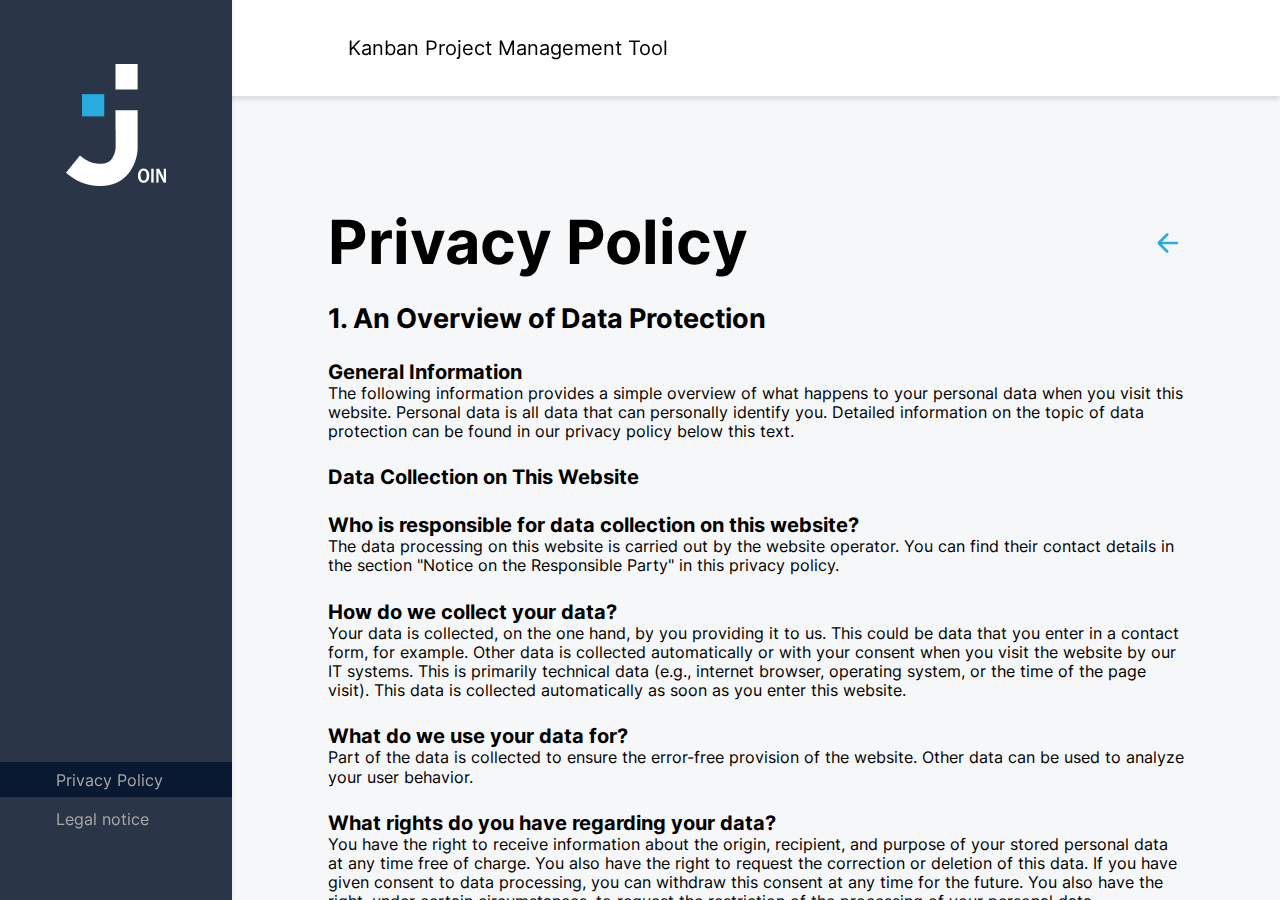
<file: privacyPolicyNo.html>
<!DOCTYPE html>
<html lang="en">

<head>
    <meta charset="UTF-8">
    <meta name="viewport" content="width=device-width, initial-scale=1.0">
    <title>Join - Privacy Policy</title>
    <link rel="icon" type="image/png" sizes="16x16" href="./assets/favicons/favicon-16x16.png">
    <link rel="icon" type="image/png" sizes="32x32" href="./assets/favicons/favicon-32x32.png">
    <link rel="icon" type="image/png" sizes="48x48" href="./assets/favicons/favicon-48x48.png">
    <link rel="icon" type="image/png" sizes="64x64" href="./assets/favicons/favicon-64x64.png">
    <!-- Apple Touch Icons -->
    <link rel="apple-touch-icon" sizes="120x120" href="./assets/favicons/apple-touch-favicon/favicon-120x120.png">
    <link rel="apple-touch-icon" sizes="152x152" href="./assets/favicons/apple-touch-favicon/favicon-152x152.png">
    <link rel="apple-touch-icon" sizes="180x180" href="./assets/favicons/apple-touch-favicon/favicon-180x180.png">
    <link rel="apple-touch-icon" sizes="167x167" href="./assets/favicons/apple-touch-favicon/favicon-167x167.png">
    <!-- Safari Pinned Tab -->
    <link rel="mask-icon" href="./assets/favicons/favicon-safari.svg" color="#5bbad5">
    <!-- css files -->
    <link rel="stylesheet" href="./css/fonts.css">
    <link rel="stylesheet" href="./css/main.css">
    <link rel="stylesheet" href="./css/privacyPolicy.css">
    <link rel="stylesheet" href="./css/landscapeWarning.css">

</head>

<body onload="init(); initLandscapeWarning();">

    <header id="header"></header>

    <section id="desktopSidebar" class="sidebar"></section>

    <main class="privacy-policy-content privacy-policy-content-no">
        <div class="headline-nav">
            <h1>Privacy Policy</h1>
            <button onclick="window.close()" class="back-arrow"><img src="./assets/icons/backArrow.svg" alt=""></button>
        </div>
        <h3>1. An Overview of Data Protection</h3>
        <div>
            <h4>General Information</h4>
            <p>The following information provides a simple overview of what happens to your personal data when you visit
                this website. Personal data is all data that can personally identify you. Detailed information on the
                topic of data protection can be found in our privacy policy below this text.</p>
        </div>
        <h4>Data Collection on This Website</h4>
        <div>
            <h4>Who is responsible for data collection on this website?</h4>
            <p>The data processing on this website is carried out by the website operator. You can find their contact
                details in the section "Notice on the Responsible Party" in this privacy policy.</p>
        </div>
        <div>
            <h4>How do we collect your data?</h4>
            <p>Your data is collected, on the one hand, by you providing it to us. This could be data that you enter in
                a contact form, for example. Other data is collected automatically or with your consent when you visit
                the website by our IT systems. This is primarily technical data (e.g., internet browser, operating
                system, or the time of the page visit). This data is collected automatically as soon as you enter this
                website.</p>
        </div>
        <div>
            <h4>What do we use your data for?</h4>
            <p>Part of the data is collected to ensure the error-free provision of the website. Other data can be used
                to analyze your user behavior.</p>
        </div>
        <div>
            <h4>What rights do you have regarding your data?</h4>
            <p>You have the right to receive information about the origin, recipient, and purpose of your stored
                personal data at any time free of charge. You also have the right to request the correction or deletion
                of this data. If you have given consent to data processing, you can withdraw this consent at any time
                for the future. You also have the right, under certain circumstances, to request the restriction of the
                processing of your personal data. Additionally, you have the right to lodge a complaint with the
                competent supervisory authority. For this and other questions about data protection, you can contact us
                at any time.</p>
        </div>
        <div>
            <h4>Analytics and Third-Party Tools</h4>
            <p>When visiting this website, your surfing behavior can be statistically evaluated. This happens primarily
                with so-called analysis programs. Detailed information on these analysis programs can be found in the
                following privacy policy.</p>
        </div>
        <h3>2. Hosting</h3>
        <h4>We host the contents of our website with the following provider:</h4>
        <div>
            <h4>External Hosting</h4>
            <div class="text-container">
                <p>This website is hosted externally. The personal data collected on this website are stored on the
                    servers
                    of the host(s). This may include IP addresses, contact requests, meta and communication data,
                    contract
                    data, contact details, names, website accesses, and other data generated through a website.</p>
                <p>The external hosting is carried out for the purpose of fulfilling contracts with our potential and
                    existing customers (Art. 6(1)(b) DSGVO) and in the interest of a secure, fast, and efficient
                    provision of our online offer by a professional provider (Art. 6(1)(f) DSGVO). If a corresponding
                    consent has been requested, the processing is carried out exclusively based on Art. 6(1)(a) DSGVO
                    and § 25(1) TTDSG, insofar as the consent includes the storage of cookies or access to information
                    on the user's device (e.g., device fingerprinting) as defined by the TTDSG. The consent can be
                    revoked at any time.</p>
                <p>Our host(s) will only process your data to the extent necessary to fulfill its performance
                    obligations and to follow our instructions regarding this data.</p>
                <p>We use the following host(s):</p>
                <p>Developer Akademie GmbH<br>
                    Tassiloplatz 25,<br>
                    81541 Munich</p>
            </div>
        </div>
        <h3>3. General Information and Mandatory Information</h3>
        <div>
            <h4>Data Protection</h4>
            <div class="text-container">
                <p>The operators of these pages take the protection of your personal data very seriously. We treat your
                    personal data confidentially and in accordance with the statutory data protection regulations and
                    this
                    privacy policy. When you use this website, various personal data are collected. Personal data is
                    data
                    that can personally identify you.</p>
                <p>This privacy policy explains what data we collect and what we use it for. It also explains how and
                    for what purpose this happens. We would like to point out that data transmission over the internet
                    (e.g., communication by email) can have security gaps. Complete protection of data against access by
                    third parties is not possible.</p>
            </div>
        </div>
        <div>
            <h4>Notice on the Responsible Party</h4>
            <div class="text-container">
                <p>The responsible party for data processing on this website is:</p>
                <p>Developer Akademie GmbH <br>
                    Tassiloplatz 25 <br>
                    81541 Munich</p>
                <p>The responsible party is the natural or legal person who alone or jointly with others determines the
                    purposes and means of processing personal data (e.g., names, email addresses, etc.).</p>
            </div>
        </div>
        <div>
            <h4>Storage Duration</h4>
            <p>Unless a more specific storage period is stated within this privacy policy, your personal data will
                remain with us until the purpose for the data processing no longer applies. If you assert a justified
                request for deletion or revoke your consent to data processing, your data will be deleted, provided we
                have no other legally permissible reasons for storing your personal data (e.g., tax or commercial law
                retention periods); in the latter case, deletion will occur after these reasons no longer apply.</p>
        </div>
        <div>
            <h4>General Information on the Legal Bases of Data Processing on This Website</h4>
            <p>If you have consented to data processing, we process your personal data based on Art. 6(1)(a) DSGVO or
                Art. 9(2)(a) DSGVO if special data categories are processed according to Art. 9(1) DSGVO. In the case of
                explicit consent to the transfer of personal data to third countries, the data processing is also based
                on Art. 49(1)(a) DSGVO. If you have consented to the storage of cookies or to access information on your
                end device (e.g., via device fingerprinting), the data processing is additionally based on § 25(1) TDDG.
                The consent can be revoked at any time. If your data is necessary for the fulfillment of a contract or
                for the implementation of pre-contractual measures, we process your data based on Art. 6(1)(b) DSGVO.
                Furthermore, we process your data if necessary to fulfill a legal obligation based on Art. 6(1)(c)
                DSGVO. The data processing may also be based on our legitimate interest according to Art. 6(1)(f) DSGVO.
                Information on the relevant legal bases in each individual case can be found in the following paragraphs
                of this privacy policy.</p>
        </div>
        <div>
            <h4>Recipients of Personal Data</h4>
            <p>In the context of our business activities, we work with various external parties. In some cases, it is
                necessary to transfer personal data to these external parties. We only pass on personal data to external
                parties if it is necessary in the context of contract fulfillment if we are legally obliged to do so
                (e.g., transfer of data to tax authorities), if we have a legitimate interest according to Art. 6(1)(f)
                DSGVO in the transfer, or if another legal basis allows the data transfer. When using processors, we
                only pass on personal data of our customers based on a valid processing contract. In the case of joint
                processing, a contract for joint processing is concluded.</p>
        </div>
        <div>
            <h4>Revocation of Your Consent to Data Processing</h4>
            <p>Many data processing operations are only possible with your express consent. You can revoke an already
                given consent at any time. The legality of the data processing carried out until the revocation remains
                unaffected by the revocation.</p>
        </div>
        <div>
            <h4>Right to Object to Data Collection in Special Cases and Direct Advertising (Art. 21 DSGVO)</h4>
            <p>IF THE DATA PROCESSING IS BASED ON ART. 6(1)(E) OR (F) DSGVO, YOU HAVE THE RIGHT TO OBJECT TO THE
                PROCESSING OF YOUR PERSONAL DATA AT ANY TIME FOR REASONS ARISING FROM YOUR PARTICULAR SITUATION; THIS
                ALSO APPLIES TO PROFILING BASED ON THESE PROVISIONS. THE RESPECTIVE LEGAL BASIS ON WHICH PROCESSING IS
                BASED CAN BE FOUND IN THIS PRIVACY POLICY. IF YOU OBJECT, WE WILL NO LONGER PROCESS YOUR AFFECTED
                PERSONAL DATA UNLESS WE CAN DEMONSTRATE COMPELLING LEGITIMATE GROUNDS FOR THE PROCESSING THAT OVERRIDE
                YOUR INTERESTS, RIGHTS, AND FREEDOMS OR THE PROCESSING IS FOR THE ASSERTION, EXERCISE, OR DEFENSE OF
                LEGAL CLAIMS (OBJECTION UNDER ART. 21(1) DSGVO).
                IF YOUR PERSONAL DATA IS PROCESSED FOR DIRECT MARKETING PURPOSES, YOU HAVE THE RIGHT TO OBJECT AT ANY
                TIME TO THE PROCESSING OF PERSONAL DATA CONCERNING YOU FOR SUCH MARKETING; THIS ALSO APPLIES TO
                PROFILING INSOFAR AS IT IS ASSOCIATED WITH SUCH DIRECT MARKETING. IF YOU OBJECT, YOUR PERSONAL DATA WILL
                NO LONGER BE USED FOR DIRECT MARKETING PURPOSES (OBJECTION UNDER ART. 21(2) DSGVO).</p>
        </div>
        <div>
            <h4>Right to Lodge a Complaint with the Competent Supervisory Authority</h4>
            <p>In the event of violations of the DSGVO, data subjects have the right to lodge a complaint with a
                supervisory authority, in particular in the member state of their habitual residence, place of work, or
                the place of the alleged violation. The right to lodge a complaint exists without prejudice to other
                administrative or judicial remedies.
            </p>
        </div>
        <div>
            <h4>Right to Data Portability</h4>
            <p>You have the right to have data that we process automatically based on your consent or in fulfillment of
                a contract handed over to you or to a third party in a common, machine-readable format. If you request
                the direct transfer of the data to another controller, this will only be done to the extent technically
                feasible.</p>
        </div>
        <div>
            <h4>Right to Information, Correction, and Deletion</h4>
            <p>Within the framework of the applicable legal provisions, you have the right to free information about
                your stored personal data, its origin and recipients, and the purpose of the data processing and, if
                applicable, a right to correction or deletion of this data at any time. For this purpose, as well as for
                further questions on the subject of personal data, you can contact us at any time.</p>
        </div>
        <div>
            <h4>Right to Restriction of Processing</h4>
            <div class="text-container">
                <p>You have the right to request the restriction of the processing of your personal data. For this
                    purpose,
                    you can contact us at any time. The right to restriction of processing exists in the following
                    cases:
                </p>
                <ul>
                    <li>If you dispute the accuracy of your personal data stored by us, we usually need time to verify
                        this.
                        For the duration of the verification, you have the right to request the restriction of the
                        processing of your personal data.</li>
                    <li>If the processing of your personal data was/is unlawful, you can request the restriction of data
                        processing instead of deletion.</li>
                    <li>If we no longer need your personal data, but you need it for the exercise, defense, or assertion
                        of legal claims, you have the right to request the restriction of the processing of your
                        personal data instead of deletion.</li>
                    <li>If you have lodged an objection under Art. 21(1) DSGVO, a balance must be struck between your
                        and our interests. As long as it has not yet been determined whose interests prevail, you have
                        the right to request the restriction of the processing of your personal data.</li>
                </ul>
                <p>If you have restricted the processing of your personal data, this data - apart from its storage - may
                    only be processed with your consent or for the assertion, exercise, or defense of legal claims or
                    for the protection of the rights of another natural or legal person or for reasons of important
                    public interest of the European Union or a member state.</p>
            </div>
        </div>
        <h3>4. Data Collection on This Website</h3>
        <div>
            <h4>Cookies</h4>
            <div class="text-container">
                <p>Our websites use so-called “cookies.” Cookies are small data packages that do no harm to your device.
                    They are either temporarily stored for the duration of a session (session cookies) or permanently
                    (permanent cookies) stored on your device. Session cookies are automatically deleted after your
                    visit. Permanent cookies remain stored on your device until you delete them yourself or an automatic
                    deletion occurs through your web browser.
                </p>
                <p>Cookies can be first-party cookies (set by us) or third-party cookies (set by third-party companies).
                    Third-party cookies enable the integration of certain services provided by third-party companies
                    within websites (e.g., cookies for processing payment services).
                </p>
                <p>Cookies serve various functions. Many cookies are technically necessary as certain website functions
                    would not work without them (e.g., the shopping cart function or displaying videos). Other cookies
                    may be used to evaluate user behavior or for advertising purposes.
                </p>
                <p>Cookies necessary for the electronic communication process, the provision of certain functions you
                    desire (e.g., for the shopping cart function), or the optimization of the website (e.g., cookies for
                    measuring web audience) are stored based on Art. 6(1)(f) DSGVO unless another legal basis is
                    specified. The website operator has a legitimate interest in storing necessary cookies for the
                    technically error-free and optimized provision of its services. If consent for the storage of
                    cookies and comparable recognition technologies has been requested, processing is based exclusively
                    on this consent (Art. 6(1)(a) DSGVO and § 25(1) TTDSG); the consent can be revoked at any time.
                </p>
                <p>You can set your browser to inform you about the setting of cookies and to allow cookies only in
                    individual cases, to exclude the acceptance of cookies for specific cases or in general, and to
                    activate the automatic deletion of cookies when closing the browser. Disabling cookies may limit the
                    functionality of this website.
                </p>
                <p>Which cookies and services are used on this website can be found in this privacy policy.</p>
            </div>
        </div>
        <h3>5. Inquiry by Email, Telephone, or Fax</h3>
        <div>
            <h4>Contact</h4>
            <p>If you contact us by email, telephone, or fax, your inquiry, including all resulting personal data (name,
                inquiry), will be stored and processed by us for the purpose of processing your request. We do not pass
                on this data without your consent. The processing of this data is based on Art. 6(1)(b) DSGVO if your
                request is related to the fulfillment of a contract or is necessary for the implementation of
                pre-contractual measures. In all other cases, the processing is based on our legitimate interest in the
                effective handling of the requests addressed to us (Art. 6(1)(f) DSGVO) or on your consent (Art. 6(1)(a)
                DSGVO) if this has been requested; the consent can be revoked at any time. The data you send to us via
                contact requests remain with us until you request us to delete it, revoke your consent to store it, or
                the purpose for data storage no longer applies (e.g., after your request has been processed). Mandatory
                legal provisions - especially legal retention periods - remain unaffected.</p>
        </div>
        <h3>6. Plugins and Tools</h3>
        <div>
            <h4>Google Fonts (local hosting)</h4>
            <div class="text-container">
                <p>This page uses so-called Google Fonts provided by Google for the uniform representation of fonts. The
                    Google Fonts are installed locally. No connection to Google's servers takes place. Further
                    information about Google Fonts can be found at <a target="_blank" rel="noopener noreferrer"
                        class="email-link"
                        href="https://developers.google.com/fonts/faq">https://developers.google.com/fonts/faq</a> and
                    in
                    Google's privacy policy: <a target="_blank" rel="noopener noreferrer" class="email-link"
                        href="https://policies.google.com/privacy?hl=en">https://policies.google.com/privacy?hl=en</a>.
                </p>
                <p>Source:
                    <a target="_blank" rel="noopener noreferrer" class="email-link"
                        href="https://www.e-recht24.de">https://www.e-recht24.de</a>
                </p>
            </div>
        </div>
        <!-- ORIENTATION WARNING MOBILE -->
    <div id="landscapeWarningMobile" class="landscape-warning"></div>

    </main>

    <nav id="mobileNav" class="nav-mobile"></nav>

    <script src="./js/templates/mainTemplate.js"></script>
    <script src="./js/firebase.js"></script>
    <script src="./js/main.js"></script>
</body>

</html>
</file>
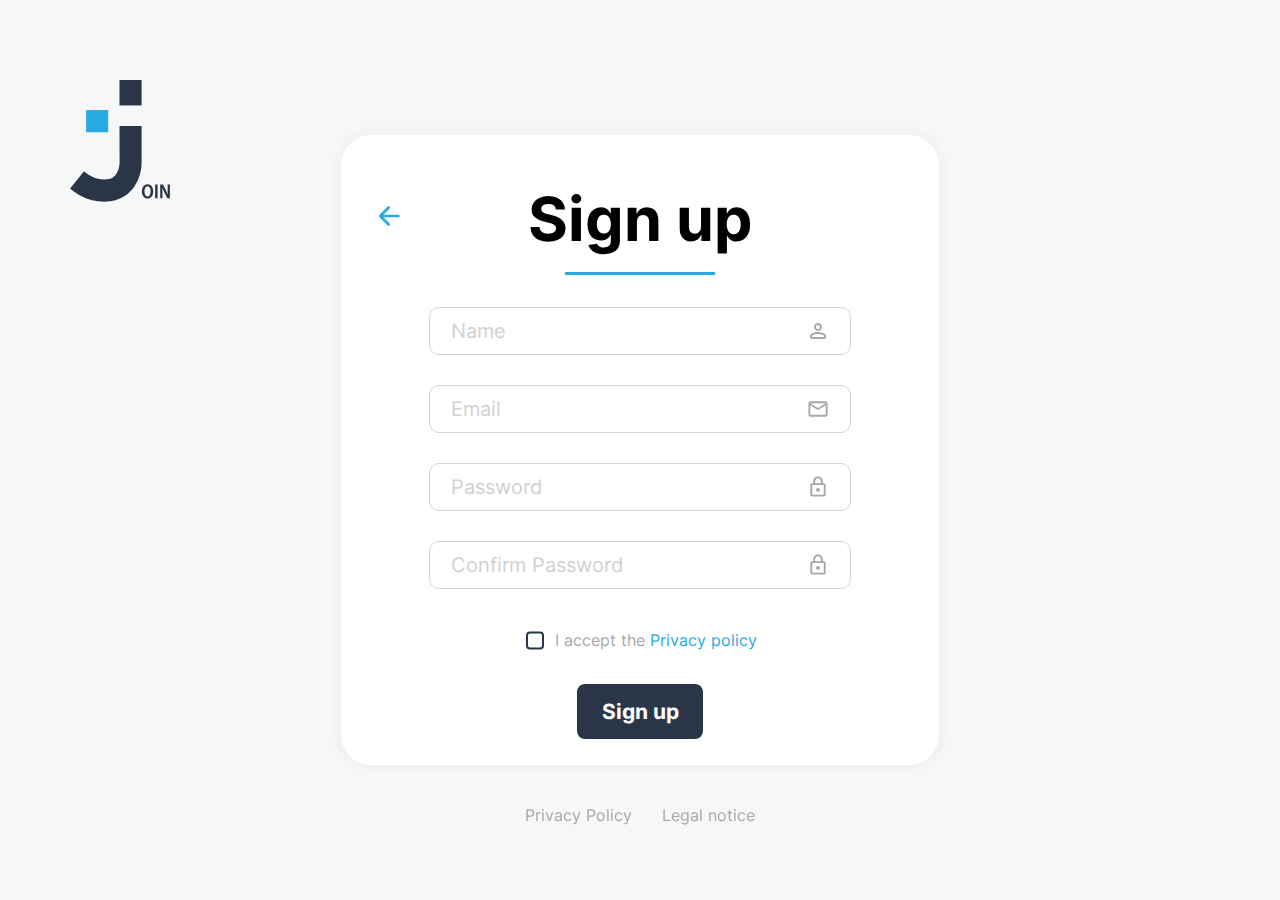
<file: signUp.html>
<!DOCTYPE html>
<html lang="en">

<head>
  <meta charset="UTF-8">
  <meta name="viewport" content="width=device-width, initial-scale=1.0">
  <title>Join</title>
  <link rel="icon" type="image/png" sizes="16x16" href="./assets/favicons/favicon-16x16.png">
  <link rel="icon" type="image/png" sizes="32x32" href="./assets/favicons/favicon-32x32.png">
  <link rel="icon" type="image/png" sizes="48x48" href="./assets/favicons/favicon-48x48.png">
  <link rel="icon" type="image/png" sizes="64x64" href="./assets/favicons/favicon-64x64.png">
  <!-- Apple Touch Icons -->
  <link rel="apple-touch-icon" sizes="120x120" href="./assets/favicons/apple-touch-favicon/favicon-120x120.png">
  <link rel="apple-touch-icon" sizes="152x152" href="./assets/favicons/apple-touch-favicon/favicon-152x152.png">
  <link rel="apple-touch-icon" sizes="180x180" href="./assets/favicons/apple-touch-favicon/favicon-180x180.png">
  <link rel="apple-touch-icon" sizes="167x167" href="./assets/favicons/apple-touch-favicon/favicon-167x167.png">
  <!-- Safari Pinned Tab -->
  <link rel="mask-icon" href="./assets/favicons/favicon-safari.svg" color="#5bbad5">
  <link rel="stylesheet" href="./css/fonts.css">
  <link rel="stylesheet" href="./css/main.css">
  <link rel="stylesheet" href="./css/signUp.css">
  <link rel="stylesheet" href="./css/landscapeWarning.css">
</head>

<body onload="initSignUp(); initLandscapeWarning();">
  <main class="signup-content">
    <div class="signup-join-logo"></div>
    <div class="signup-card-content">
      <form autocomplete="off" class="signup-card-form" onsubmit="validateSignUpForm(); return false;">
        <a class="signup-link-to-login" href="./index.html">
          <img src="./assets/icons/arrowLeft.svg" alt="">
        </a>
        <div class="signup-title">
          <h1>Sign up</h1>
          <span class="signup-seperator"></span>
        </div>
        <div class="signup-input-container">
          <div class="signup-input-fields">
            <input id="name" placeholder="Name" class="signup-input" type="text"
              pattern="^[A-Za-zäöüÄÖÜß]{3,} [A-Za-zäöüÄÖÜß]{3,}$"
              title="Please type your full name, with both first and last names having at least 3 letters (e.g., Max Muster)."
              required>
            <div class="signup-input-icon">
              <img src="./assets/icons/person.svg" alt="">
            </div>
          </div>
          <div class="signup-input-fields">
            <input id="email" placeholder="Email" class="signup-input" type="email"
              pattern="^[a-z0-9._%+\-]+@[a-z0-9\-]+\.[a-z]{2,63}$"
              title="Please enter a valid email address using only lowercase letters (e.g., test@domain.com)" required>
            <div class="signup-input-icon">
              <img src="./assets/icons/mail.svg" alt="">
            </div>
            <div id="signUpEmailTaken" class="signup-email-taken">
              <span>The email address is already taken!</span>
            </div>
          </div>
          <div class="signup-input-fields">
            <input oninput="updateIconOnInput(this)" id="password" placeholder="Password" class="signup-input"
              type="password" pattern="^(?=.*\d)(?=.*[a-z])(?=.*[A-Z])(?!.*\s).{6,}$"
              title="At least 6 characters, with an uppercase letter, a lowercase letter, a number, and no spaces."
              minlength="6" required>
            <div class="signup-input-icon">
              <img onclick="showHidePassword(this)" class="signup-password-icon" src="./assets/icons/lock.svg" alt="">
            </div>
          </div>
          <div class="signup-input-fields">
            <input oninput="updateIconOnInput(this)" id="confirmPassword" placeholder="Confirm Password"
              class="signup-input" type="password" pattern="^(?=.*\d)(?=.*[a-z])(?=.*[A-Z])(?!.*\s).{6,}$"
              title="At least 6 characters, with an uppercase letter, a lowercase letter, a number, and no spaces."
              minlength="6" required>
            <div class="signup-input-icon">
              <img onclick="showHidePassword(this)" src="./assets/icons/lock.svg" alt="">
            </div>
          </div>
        </div>
        <div id="signUpErrorMessage" class="signup-failed-text">
          <span>Your Passwords don't match!</span>
        </div>
        <label class="signup-accept">
          <input type="checkbox" class="signup-custom-checkbox" required>
          <span>I accept the <a class="signup-link-privacy" href="#"
              onclick="window.open('./privacyPolicyNo.html', '_blank'); return false;">Privacy policy</a></span>
        </label>
        <div class="signup-button-container">
          <button class="signup-button" type="submit">Sign up</button>
        </div>
      </form>
    </div>
    <div id="signUpSuccessfull" class="signup-successful-overlay">
      <div class="signup-successfull-container">
        <span>You signed up successfully</span>
      </div>
    </div>

    <div class="signup-legal-links">
      <a class="signup-legal-link" href="#"
        onclick="window.open('./privacyPolicyNo.html', '_blank'); return false;">Privacy
        Policy</a>
      <a class="signup-legal-link" href="#" onclick="window.open('./legalNoticeNo.html', '_blank'); return false;">Legal
        notice</a>
    </div>

    <!-- ORIENTATION WARNING MOBILE -->
    <div id="landscapeWarningMobile" class="landscape-warning"></div>

  </main>
  <script src="./js/templates/mainTemplate.js"></script>
  <script src="./js/main.js"></script>
  <script src="./js/firebase.js"></script>
  <script src="./js/signUp.js"></script>
</body>

</html>
</file>
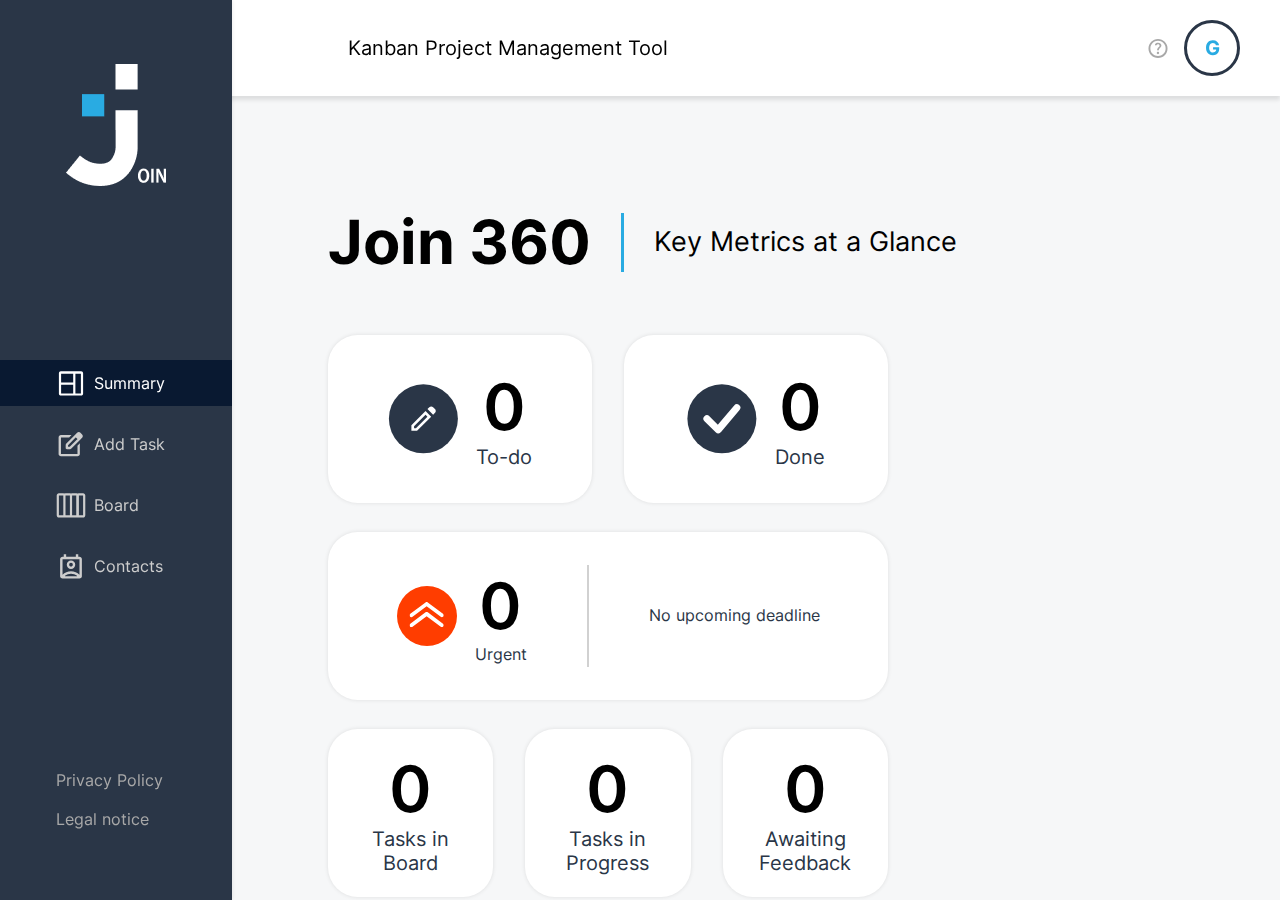
<file: summary.html>
<!DOCTYPE html>
<html lang="en">

<head>
    <meta charset="UTF-8">
    <meta name="viewport" content="width=device-width, initial-scale=1.0">
    <title>Join - Summary</title>
    <link rel="icon" type="image/png" sizes="16x16" href="./assets/favicons/favicon-16x16.png">
    <link rel="icon" type="image/png" sizes="32x32" href="./assets/favicons/favicon-32x32.png">
    <link rel="icon" type="image/png" sizes="48x48" href="./assets/favicons/favicon-48x48.png">
    <link rel="icon" type="image/png" sizes="64x64" href="./assets/favicons/favicon-64x64.png">
    <!-- Apple Touch Icons -->
    <link rel="apple-touch-icon" sizes="120x120" href="./assets/favicons/apple-touch-favicon/favicon-120x120.png">
    <link rel="apple-touch-icon" sizes="152x152" href="./assets/favicons/apple-touch-favicon/favicon-152x152.png">
    <link rel="apple-touch-icon" sizes="180x180" href="./assets/favicons/apple-touch-favicon/favicon-180x180.png">
    <link rel="apple-touch-icon" sizes="167x167" href="./assets/favicons/apple-touch-favicon/favicon-167x167.png">
    <!-- Safari Pinned Tab -->
    <link rel="mask-icon" href="./assets/favicons/favicon-safari.svg" color="#5bbad5">
    <!-- css files -->
    <link rel="stylesheet" href="./css/fonts.css">
    <link rel="stylesheet" href="./css/main.css">
    <link rel="stylesheet" href="./css/summary.css">
    <link rel="stylesheet" href="./css/landscapeWarning.css">

</head>

<body onload="initSummary(); initLandscapeWarning();">

    <header id="header"></header>

    <main class="summary-content">


        <div class="summary-title">
            <h2>Join 360</h2>
            <span class="summary-seperator"></span>
            <h4>Key Metrics at a Glance</h4>
            <span class="summary-seperator-mobile"></span>
        </div>
        <div class="summary-container">
            <div class="summary-metrics-container">
                <div class="summary-metrics-box">
                    <a class="summary-box-elements summary-box-todo" href="./board.html?scrollTo=scrollToToDo">
                        <div class="summary-box-todo-content">
                            <div class="summary-icon-container summary-icon-todo"></div>
                            <div class="summary-number-content">
                                <h1 id="toDo"></h1>
                                <h6>To-do</h6>
                            </div>
                        </div>
                    </a>
                    <a class="summary-box-elements summary-box-todo" href="./board.html?scrollTo=scrollToDone">
                        <div class="summary-box-todo-content">
                            <div class="summary-icon-container summary-icon-done"></div>
                            <div class="summary-number-content">
                                <h1 id="done"></h1>
                                <h6>Done</h6>
                            </div>
                        </div>
                    </a>
                </div>
                <div class="summary-metrics-box">
                    <a class="summary-box-elements summary-box-urgent" href="./board.html">
                        <div class="summary-box-urgent-content">
                            <img class="summary-icon-urgent" src="./assets/icons/urgentIcon.svg" alt="">
                            <div class="summary-number-content">
                                <h1 id="urgent"></h1>
                                <span class="h7">Urgent</span>
                            </div>
                        </div>
                        <div class="summary-seperator-grey"></div>
                        <div class="summary-deadline-date">
                            <h5 id="upcomingDeadlineDate"></h5>
                            <span id="upcomingDeadlineText" class="h7">Upcoming Deadline</span>
                        </div>
                    </a>
                </div>
                <div class="summary-metrics-box">
                    <a class="summary-box-elements summary-box-tasks" href="./board.html">
                        <div class="summary-box-tasks-content">
                            <h1 id="totalTasks"></h1>
                            <h6 id="taskBoardText"></h6>
                        </div>
                    </a>
                    <a class="summary-box-elements summary-box-tasks" href="./board.html?scrollTo=scrollToInProgress">
                        <div class="summary-box-tasks-content">
                            <h1 id="inProgress"></h1>
                            <h6 id="taskProgressText"></h6>
                        </div>
                    </a>
                    <a class="summary-box-elements summary-box-tasks" href="./board.html?scrollTo=scrollToAwaitFeedback">
                        <div class="summary-box-tasks-content">
                            <h1 id="awaitFeedback"></h1>
                            <h6>Awaiting <br> Feedback</h6>
                        </div>
                    </a>
                </div>
            </div>

            <div class="summary-greeting">
                <div>
                    <h3 id="summaryGreeting"></h3>
                    <h1 id="summaryGreetingName" class="summary-name"></h1>
                </div>
            </div>
        </div>
        <div class="summary-greeting-mobile">
            <div>
                <h3 id="summaryGreetingMobile"></h3>
                <h1 id="summaryGreetingNameMobile" class="summary-name"></h1>
            </div>
        </div>
        <!-- ORIENTATION WARNING MOBILE -->
    <div id="landscapeWarningMobile" class="landscape-warning"></div>

    </main>

    <section id="desktopSidebar" class="sidebar"></section>

    <nav id="mobileNav" class="nav-mobile"></nav>

    <script src="./js/templates/mainTemplate.js"></script>
    <script src="./js/firebase.js"></script>
    <script src="./js/main.js"></script>
    <script src="./js/summary.js"></script>
</body>

</html>
</file>
<file: css/fonts.css>
/* inter-100 - latin */
@font-face {
    font-display: swap; /* Check https://developer.mozilla.org/en-US/docs/Web/CSS/@font-face/font-display for other options. */
    font-family: 'Inter';
    font-style: normal;
    font-weight: 100;
    src: url('../assets/fonts/inter-v13-latin-100.woff2') format('woff2'); /* Chrome 36+, Opera 23+, Firefox 39+, Safari 12+, iOS 10+ */
  }
  /* inter-200 - latin */
  @font-face {
    font-display: swap; /* Check https://developer.mozilla.org/en-US/docs/Web/CSS/@font-face/font-display for other options. */
    font-family: 'Inter';
    font-style: normal;
    font-weight: 200;
    src: url('../assets/fonts/inter-v13-latin-200.woff2') format('woff2'); /* Chrome 36+, Opera 23+, Firefox 39+, Safari 12+, iOS 10+ */
  }
  /* inter-300 - latin */
  @font-face {
    font-display: swap; /* Check https://developer.mozilla.org/en-US/docs/Web/CSS/@font-face/font-display for other options. */
    font-family: 'Inter';
    font-style: normal;
    font-weight: 300;
    src: url('../assets/fonts/inter-v13-latin-300.woff2') format('woff2'); /* Chrome 36+, Opera 23+, Firefox 39+, Safari 12+, iOS 10+ */
  }
  /* inter-regular - latin */
  @font-face {
    font-display: swap; /* Check https://developer.mozilla.org/en-US/docs/Web/CSS/@font-face/font-display for other options. */
    font-family: 'Inter';
    font-style: normal;
    font-weight: 400;
    src: url('../assets/fonts/inter-v13-latin-regular.woff2') format('woff2'); /* Chrome 36+, Opera 23+, Firefox 39+, Safari 12+, iOS 10+ */
  }
  /* inter-500 - latin */
  @font-face {
    font-display: swap; /* Check https://developer.mozilla.org/en-US/docs/Web/CSS/@font-face/font-display for other options. */
    font-family: 'Inter';
    font-style: normal;
    font-weight: 500;
    src: url('../assets/fonts/inter-v13-latin-500.woff2') format('woff2'); /* Chrome 36+, Opera 23+, Firefox 39+, Safari 12+, iOS 10+ */
  }
  /* inter-600 - latin */
  @font-face {
    font-display: swap; /* Check https://developer.mozilla.org/en-US/docs/Web/CSS/@font-face/font-display for other options. */
    font-family: 'Inter';
    font-style: normal;
    font-weight: 600;
    src: url('../assets/fonts/inter-v13-latin-600.woff2') format('woff2'); /* Chrome 36+, Opera 23+, Firefox 39+, Safari 12+, iOS 10+ */
  }
  /* inter-700 - latin */
  @font-face {
    font-display: swap; /* Check https://developer.mozilla.org/en-US/docs/Web/CSS/@font-face/font-display for other options. */
    font-family: 'Inter';
    font-style: normal;
    font-weight: 700;
    src: url('../assets/fonts/inter-v13-latin-700.woff2') format('woff2'); /* Chrome 36+, Opera 23+, Firefox 39+, Safari 12+, iOS 10+ */
  }
  /* inter-800 - latin */
  @font-face {
    font-display: swap; /* Check https://developer.mozilla.org/en-US/docs/Web/CSS/@font-face/font-display for other options. */
    font-family: 'Inter';
    font-style: normal;
    font-weight: 800;
    src: url('../assets/fonts/inter-v13-latin-800.woff2') format('woff2'); /* Chrome 36+, Opera 23+, Firefox 39+, Safari 12+, iOS 10+ */
  }
  /* inter-900 - latin */
  @font-face {
    font-display: swap; /* Check https://developer.mozilla.org/en-US/docs/Web/CSS/@font-face/font-display for other options. */
    font-family: 'Inter';
    font-style: normal;
    font-weight: 900;
    src: url('../assets/fonts/inter-v13-latin-900.woff2') format('woff2'); /* Chrome 36+, Opera 23+, Firefox 39+, Safari 12+, iOS 10+ */
  }
</file>
<file: css/main.css>
*,
*:after,
*:before {
  box-sizing: border-box;
  scroll-behavior: smooth;
  margin: 0;
  padding: 0;
  font-family: "Inter", sans-serif;
  transition: all 75ms ease-in-out;
}

:root {
  --font-family-inter: "Inter", sans-serif;
  --clr-black: #000000;
  --clr-white: #ffffff;
  --clr-main: #2a3647;
  --clr-light-blue: #29abe2;
  --clr-light-gray: #cdcdcd;
  --clr-dark-gray: #a8a8a8;
}

html {
  height: 100svh;
}

body {
  background-color: #f6f7f8;
}

a {
  text-decoration: none;
}

button {
  cursor: pointer;
  border: unset;
  background-color: unset;
}

input {
  border: unset;
}

h1 {
  font-size: 61px;
  font-weight: 700;
  line-height: 73.2px;
}

h3 {
  font-size: 27px;
  font-weight: 700;
  line-height: 32.4px;
}

.board-content::-webkit-scrollbar,
.summary-content::-webkit-scrollbar,
.add-task-content::-webkit-scrollbar,
.contacts-content::-webkit-scrollbar,
.help-content::-webkit-scrollbar,
.legal-notice-content::-webkit-scrollbar,
.privacy-policy-content::-webkit-scrollbar,
.popup-content-task::-webkit-scrollbar,
.contact-list::-webkit-scrollbar,
.subtask-list::-webkit-scrollbar,
.contacts::-webkit-scrollbar {
  width: 8px;
}

.board-content::-webkit-scrollbar-track,
.summary-content::-webkit-scrollbar-track,
.add-task-content::-webkit-scrollbar-track,
.contacts-content::-webkit-scrollbar-track,
.help-content::-webkit-scrollbar-track,
.legal-notice-content::-webkit-scrollbar-track,
.privacy-policy-content::-webkit-scrollbar-track,
.popup-content-task::-webkit-scrollbar-track,
.contact-list::-webkit-scrollbar-track,
.subtask-list::-webkit-scrollbar-track,
.contacts::-webkit-scrollbar-track {
  background: transparent;
}

.board-content::-webkit-scrollbar-thumb,
.summary-content::-webkit-scrollbar-thumb,
.add-task-content::-webkit-scrollbar-thumb,
.contacts-content::-webkit-scrollbar-thumb,
.help-content::-webkit-scrollbar-thumb,
.legal-notice-content::-webkit-scrollbar-thumb,
.privacy-policy-content::-webkit-scrollbar-thumb,
.popup-content-task::-webkit-scrollbar-thumb,
.contact-list::-webkit-scrollbar-thumb,
.subtask-list::-webkit-scrollbar-thumb,
.contacts::-webkit-scrollbar-thumb {
  background-color: #a8a8a8;
  border-radius: 4px;
  border: 1px solid #f6f7f8;
}

.board-content::-webkit-scrollbar-thumb:hover,
.summary-content::-webkit-scrollbar-thumb:hover,
.add-task-content::-webkit-scrollbar-thumb:hover,
.contacts-content::-webkit-scrollbar-thumb:hover,
.help-content::-webkit-scrollbar-thumb:hover,
.legal-notice-content::-webkit-scrollbar-thumb:hover,
.privacy-policy-content::-webkit-scrollbar-thumb:hover,
.popup-content-task::-webkit-scrollbar-thumb:hover,
.contact-list::-webkit-scrollbar-thumb:hover,
.subtask-list::-webkit-scrollbar-thumb:hover,
.contacts::-webkit-scrollbar-thumb:hover {
  cursor: grab;
}

.board-content::-webkit-scrollbar-thumb:active,
.summary-content::-webkit-scrollbar-thumb:active,
.add-task-content::-webkit-scrollbar-thumb:active,
.contacts-content::-webkit-scrollbar-thumb:active,
.help-content::-webkit-scrollbar-thumb:active,
.legal-notice-content::-webkit-scrollbar-thumb:active,
.privacy-policy-content::-webkit-scrollbar-thumb:active,
.popup-content-task::-webkit-scrollbar-thumb:active,
.contact-list::-webkit-scrollbar-thumb:active,
.subtask-list::-webkit-scrollbar-thumb:active,
.contacts::-webkit-scrollbar-thumb:active {
  cursor: grabbing;
}

.board-drag-area-container::-webkit-scrollbar,
.selected-contacts::-webkit-scrollbar {
  width: 6px;
  height: 6px;
}

.board-drag-area-container::-webkit-scrollbar-track,
.selected-contacts::-webkit-scrollbar-track {
  background: transparent;
}

.board-drag-area-container::-webkit-scrollbar-thumb,
.selected-contacts::-webkit-scrollbar-thumb {
  background-color: #a8a8a8;
  border-radius: 4px;
  border: 1px solid #f6f7f8;
}

.board-drag-area-container::-webkit-scrollbar-thumb:hover,
.selected-contacts::-webkit-scrollbar-thumb:hover {
  cursor: grab;
}

.board-drag-area-container::-webkit-scrollbar-thumb:active,
.selected-contacts::-webkit-scrollbar-thumb:active {
  cursor: grabbing;
}

.sidebar {
  background-color: var(--clr-main);
  position: fixed;
  left: 0;
  top: 0;
  height: 100%;
  width: 232px;
  display: flex;
  flex-direction: column;
  justify-content: space-between;
  padding: 64px 0 64px 0;
  box-shadow: 0px 0px 4px 0px #0000001a;
  z-index: 2;
}

.sidebar-logo {
  display: flex;
  justify-content: center;
}

.sidebar-menu {
  display: flex;
  flex-direction: column;
  gap: 15px;
}

.sidebar-icons {
  height: 30px;
  width: 30px;
  background-size: cover;
  background-position: center;
}

.sidebar-links {
  color: var(--clr-light-gray);
  height: 46px;
  padding: 8px 56px;
  display: flex;
  align-items: center;
  gap: 8px;
}

.sidebar-links:hover {
  background-color: #2a3d59;
}

.link-desktop-active {
  background-color: #091931;
  color: white;
  cursor: default;
}

.link-desktop-active:hover {
  background-color: #091931;
}

.link-desktop-active .sidebar-icons {
  filter: invert(1) brightness(10);
}

.legal-menu {
  display: flex;
  flex-direction: column;
  gap: 4px;
  padding: 243px 0 0 0;
}

.legal-links {
  color: var(--clr-dark-gray);
  height: 35px;
  padding: 8px 8px 8px 56px;
  font-weight: 400;
}

.legal-links:hover {
  color: var(--clr-light-blue);
  font-weight: 700;
}

.legal-links-active {
  background-color: #091931;
  cursor: default;
}

.legal-links-active:hover {
  color: var(--clr-dark-gray) !important;
  font-weight: 400 !important;
}

header {
  background-color: var(--clr-white);
  position: fixed;
  width: 100%;
  top: 0;
  left: 0;
  padding: 20px 40px 20px 348px;
  height: 96px;
  display: flex;
  align-items: center;
  justify-content: space-between;
  box-shadow: 0px 4px 4px 0px #0000001a;
  z-index: 1;
}

.header-title {
  font-size: 20px;
}

.header-logo-mobile {
  display: none;
}

.header-nav {
  display: flex;
  align-items: center;
  gap: 16px;
}

.header-help {
  height: 20px;
  width: 20px;
}

.header-help img {
  height: 100%;
  width: 100%;
}

.header-help img:hover {
  transform: scale(1.2);
}

.header-user-button {
  border-radius: 50%;
  background-color: white;
  height: 56px;
  width: 56px;
  border: solid 3px #2a3647;
  display: flex;
  justify-content: center;
  align-items: center;
}

.header-user-button:hover {
  background-color: #0c2e621f;
}

.header-user-initials {
  font-size: 20px;
  color: var(--clr-light-blue);
  font-weight: 700;
}

.nav-mobile {
  background-color: var(--clr-main);
  height: 80px;
  position: fixed;
  bottom: 0;
  left: 0;
  right: 0;
  display: none;
  justify-content: space-between;
  align-items: center;
  padding: 2px 16px 2px 16px;
}

.nav-mobile-links {
  display: flex;
  flex-direction: column;
  align-items: center;
  justify-content: center;
  color: var(--clr-light-gray);
  padding: 15px 0 15px 0;
  gap: 4px;
  height: 76px;
  width: 80px;
  font-size: 14px;
  border-radius: 16px;
}

.nav-mobile-icons {
  height: 24px;
  width: 24px;
}

.nav-mobile-links:hover {
  background-color: #2a3d59;
}

.nav-mobile-links-active {
  background-color: #091931;
  color: white;
  cursor: default;
}

.nav-mobile-links-active:hover {
  background-color: #091931;
}

.nav-mobile-links-active .nav-mobile-icons {
  filter: invert(1) brightness(10);
}

.drop-down-nav {
  position: absolute;
  top: 96px;
  right: 16px;
  flex-direction: column;
  background-color: var(--clr-main);
  border-radius: 20px 0 20px 20px;
  padding: 10px;
  gap: 8px;
  box-shadow: 0px 0px 4px 0px #0000001a;
}

.slide-in {
  animation: slideIn 0.2s ease-in-out forwards;
}

.slide-out {
  animation: slideOut 0.2s ease-in-out forwards;
}

@keyframes slideIn {
  from {
    transform: translateX(180px);
  }
  to {
    transform: translateX(0);
  }
}

@keyframes slideOut {
  from {
    transform: translateX(0);
  }
  to {
    transform: translateX(180px);
  }
}

.drop-down-nav-links {
  color: var(--clr-light-gray);
  font-size: 16px;
  font-weight: 400;
  line-height: 19.2px;
  height: 46px;
  padding: 8px 16px 8px 16px;
  display: flex;
  align-items: center;
}

.drop-down-nav-links:hover {
  background-color: #2a3d59;
}

.drop-down-nav-help {
  display: none;
}

.d-none {
  display: none;
}

.d-none-important {
  display: none !important;
}

.delete-pup-up {
  position: absolute;
  display: flex;
  justify-content: center;
  align-items: center;
  inset: 0;
  background-color: rgba(0, 0, 0, 0.5);
  z-index: 100000;
}

.delete-pop-up-box {
  width: 300px;
  height: 150px;
  background-color: #ffffff;
  border-radius: 10px;
  display: flex;
  flex-direction: column;
  justify-content: center;
  align-items: center;
}

.button-section-delete-pop-up {
  display: flex;
  flex-direction: row;
  margin-top: 34px;
}

.button-delete-pop-up {
  border: 1px;
  border-radius: 10px;
  padding: 12px 0px 12px 0px;
  background-color: #2a3647;
  width: 60px;
}

.delete-pop-up-separator {
  width: 20px;
}

.delete-pop-up-text {
  color: #ffffff;
}

.button-delete-pop-up:hover {
  background-color: #29abe2;
  box-shadow: 4px 4px 4px 0px #b7b7b7;
  cursor: pointer;
}

@media (max-height: 1000px) {
  .legal-menu {
    padding: 0;
  }
}
@media (max-width: 850px) {
  .sidebar {
    display: none;
  }

  header {
    padding: 20px 16px 20px 16px;
    height: 80px;
    z-index: 100;
  }

  .header-title {
    display: none;
  }

  .header-help {
    display: none;
  }

  .header-logo-mobile {
    display: block;
  }

  .header-user-button {
    height: 40px;
    width: 40px;
    border: solid 2px #2a3647;
  }

  .header-user-initials {
    font-size: 16px;
  }

  .nav-mobile {
    display: flex;
  }

  .drop-down-nav {
    top: 80px;
  }

  .drop-down-nav-help {
    display: flex;
  }
}
</file>
<file: css/login.css>
.login-content {
  height: 100vh;
  height: 100svh;
  display: none;
  align-items: center;
  justify-content: center;
}

.login-card {
  width: 652px;
  height: 493px;
  background-color: white;
  border-radius: 30px;
  overflow: hidden;
  display: flex;
  flex-direction: column;
  gap: 32px;
  padding: 48px 115px 48px 115px;
  box-shadow: 0px 0px 14px 3px #0000000a;
}

.login-title {
  display: flex;
  flex-direction: column;
  align-items: center;
  gap: 16px;
}

.login-seperator {
  display: block;
  height: 3px;
  width: 150px;
  background-color: var(--clr-light-blue);
}

.input-container {
  display: flex;
  flex-direction: column;
  gap: 32px;
}

.login-input {
  height: 48px;
  width: 100%;
  padding: 12px 50px 12px 21px;
  border-radius: 10px;
  border: 1px solid #d1d1d1;
  font-family: var(--font-family-inter);
  font-size: 20px;
  line-height: 24px;
}

.login-input::placeholder {
  color: #d1d1d1;
}

.login-input:focus-visible {
  outline: none;
  border: 2px solid var(--clr-light-blue);
}

.login-input-fields {
  position: relative;
}

.login-input-icon {
  position: absolute;
  right: 21px;
  top: 50%;
  transform: translateY(-50%);
  display: block;
  height: 24px;
  width: 24px;
}

.login-input-icon img {
  height: 100%;
  width: 100%;
}

.login-failed-text {
  margin-top: 8px;
  color: #ff8190;
  font-size: 12px;
  line-height: 14.4px;
  visibility: hidden;
}

.login-remember {
  height: 24px;
  display: flex;
  align-items: center;
  gap: 8px;
  margin-top: 20px;
  padding-left: 39px;
}

.login-custom-checkbox {
  appearance: none;
  background-image: url(../assets/icons/uncheckedBox.svg);
  height: 24px;
  width: 24px;
  background-repeat: no-repeat;
  background-position: center center;
  cursor: pointer;
}

.login-custom-checkbox:focus-visible {
  outline: 2px solid var(--clr-light-blue);
}

.login-custom-checkbox:checked {
  background-image: url(../assets/icons/checkedBox.svg);
}

.login-custom-checkbox:hover {
  background-image: url(../assets/icons/uncheckedBoxHover.svg);
}

.login-custom-checkbox:checked:hover {
  background-image: url(../assets/icons/checkedBoxHover.svg);
}

.login-button-container {
  display: flex;
  gap: 35px;
  justify-content: center;
  margin-top: 32px;
}

.login-button-container button {
  height: 48px;
  border-radius: 8px;
  font-size: 21px;
  font-weight: 700;
}

.login-button {
  background-color: var(--clr-main);
  color: white;
  width: 110px;
}

.login-button:hover {
  background-color: var(--clr-light-blue);
  box-shadow: 0px 4px 4px 0px #00000040;
}

.guest-login-button {
  border: 1px solid var(--clr-main);
  width: 177px;
  color: var(--clr-main);
}

.guest-login-button:hover {
  color: var(--clr-light-blue);
  box-shadow: 0px 4px 4px 0px #00000040;
  border: 2px solid var(--clr-light-blue);
}

.sign-up-container {
  display: flex;
  align-items: center;
  gap: 35px;
  position: fixed;
  top: 67px;
  right: 120px;
}

.sign-up-container-mobile {
  display: none;
  align-items: center;
  gap: 35px;
}

.sign-up-text {
  font-size: 20px;
  line-height: 24px;
}

.sign-up-button {
  height: 48px;
  background-color: var(--clr-main);
  color: white;
  font-size: 16px;
  font-weight: 700;
  width: 91px;
  border-radius: 8px;
}

.sign-up-button:hover {
  background-color: var(--clr-light-blue);
  box-shadow: 0px 4px 4px 0px #00000040;
}

.login-legal-links {
  height: 35px;
  position: fixed;
  bottom: 67px;
  display: flex;
  gap: 30px;
  align-items: center;
  width: 100%;
  justify-content: center;
}

.login-legal-link {
  color: var(--clr-dark-gray);
  font-size: 16px;
  line-height: 19.2px;
  font-weight: 400;
}

.login-legal-link:hover {
  color: var(--clr-light-blue);
  font-weight: 700;
}

.login-join-logo {
  background-image: url(../assets/img/joinLogo.svg);
  height: 335px;
  width: 274px;
  position: absolute;
  background-size: contain;
  background-repeat: no-repeat;
  z-index: 2;
  top: 50%;
  left: 50%;
  transform: translate(-50%, -50%);
  z-index: 2;
  animation: moveLogo 1.5s forwards;
  display: none;
}

.login-join-logo-no-animation {
  background-image: url(../assets/img/joinLogo.svg);
  position: absolute;
  background-size: contain;
  background-repeat: no-repeat;
  top: 80px;
  left: 70px;
  width: 100px;
  height: 122px;
}

@keyframes moveLogo {
  0% {
    top: 50%;
    left: 50%;
    transform: translate(-50%, -50%);
    width: 274px;
    height: 335px;
  }
  50% {
    top: 50%;
    left: 50%;
    transform: translate(-50%, -50%);
    width: 274px;
    height: 335px;
  }
  100% {
    top: 80px;
    left: 70px;
    transform: translate(0, 0);
    width: 100px;
    height: 122px;
  }
}

.login-animation-bg {
  position: fixed;
  inset: 0;
  z-index: 1;
  background-color: #f6f7f8;
  animation: fadeOut 1.5s forwards, changeZIndex 0s 1.5s forwards;
  display: none;
}

@keyframes fadeOut {
  0% {
    background-color: #f6f7f8;
    opacity: 1;
  }

  50% {
    background-color: #f6f7f8;
    opacity: 1;
  }

  100% {
    background-color: transparent;
    opacity: 0;
  }
}

@keyframes changeZIndex {
  0% {
    z-index: 1;
  }

  50% {
    z-index: 1;
  }

  100% {
    z-index: -1;
  }
}

.login-email-exists {
  display: none;
  margin-top: 4px;
  color: #ff8190;
  font-size: 12px;
  line-height: 14.4px;
  position: absolute;
}

.login-input-error {
  border: 2px solid #ff203b;
}

.login-input-error:focus-visible {
  border: 2px solid #ff203b;
}

.cursor-pointer {
  cursor: pointer;
}

@media (max-width: 950px) {
  .sign-up-container {
    gap: 35px;
    right: 70px;
  }
}
@media (max-width: 850px) {
  .login-content {
    padding: 0 16px 0 16px;
    flex-direction: column;
  }
  .sign-up-container {
    display: none;
  }
  .sign-up-container-mobile {
    display: flex;
    margin-top: 80px;
    gap: 24px;
  }
  @keyframes fadeOut {
    0% {
      background-color: var(--clr-main);
      opacity: 1;
    }

    50% {
      background-color: var(--clr-main);
      opacity: 1;
    }

    100% {
      background-color: transparent;
      opacity: 0;
    }
  }
  .login-join-logo-no-animation {
    top: 37px;
    left: 38px;
    width: 64px;
    height: 78px;
  }
  @keyframes moveLogo {
    0% {
      top: 50%;
      left: 50%;
      transform: translate(-50%, -50%);
      width: 100px;
      height: 122px;
      background-image: url(../assets/img/JoinLogoWhite.svg);
    }
    50% {
      top: 50%;
      left: 50%;
      transform: translate(-50%, -50%);
      width: 100px;
      height: 122px;
      background-image: url(../assets/img/JoinLogoWhite.svg);
    }
    100% {
      top: 37px;
      left: 38px;
      transform: translate(0, 0);
      width: 64px;
      height: 78px;
      background-image: url(../assets/img/joinLogo.svg);
    }
  }
  .login-card {
    max-width: 396px;
    width: 100%;
    height: 515px;
    min-height: 500px;
    background-color: white;
    border-radius: 30px;
    overflow: hidden;
    display: flex;
    flex-direction: column;
    gap: 32px;
    padding: 32px 16px 32px 16px;
    box-shadow: 0px 0px 14px 3px #0000000a;
  }
  .login-seperator {
    width: 88px;
  }
  h1 {
    font-size: 47px;
    line-height: 56.4px;
  }
  .login-button-container {
    display: flex;
    gap: 21px;
    justify-content: center;
    margin-top: 32px;
    flex-direction: column;
    align-items: center;
  }
  .login-button-container button {
    height: 51px;
    font-size: 16px;
    width: 180px;
  }
  .sign-up-button {
    height: 49px;
    width: 104px;
  }
  .login-remember {
    padding-left: 16px;
  }
}

@media (max-width: 850px) and (max-height: 950px) {
  .sign-up-container-mobile {
    margin-top: 40px;
  }
}

@media (max-width: 850px) and (max-height: 900px) {
  .login-content {
    justify-content: unset;
    padding: 130px 16px 16px 16px;
  }
  .login-legal-links {
    bottom: 37px;
  }
}

@media (max-width: 850px) and (max-height: 820px) {
  .sign-up-container-mobile {
    margin-top: 20px;
  }
  .login-legal-links {
    position: static;
    margin-top: 20px;
  }
  .login-button-container {
    margin-top: 24px;
  }
  .login-remember {
    margin-top: 16px;
  }
}

@media (max-width: 650px) and (max-height: 775px) {
  .login-content {
    height: 100svh;
  }

  .login-input {
    height: 40px;
  }

  .input-container {
    gap: 24px;
  }

  .login-card {
    padding: 24px 16px 24px 16px;
    min-height: fit-content;
    height: fit-content;
  }

  .login-button-container {
    flex-direction: row;
    margin-top: 20px;
  }
  .login-button {
    width: 104px !important;
  }
  .guest-login-button {
    width: 160px !important;
  }

  .sign-up-container-mobile {
    margin-top: 40px;
  }

  .login-legal-links {
    margin-top: auto;
  }
}

@media (max-width: 650px) and (max-height: 700px) {
  .login-content {
    min-height: 650px;
  }
  .sign-up-container-mobile {
    margin-top: 20px;
  }
  .login-content {
    padding: 124px 16px 16px 16px;
  }
  .login-legal-links {
    height: 24px;
  }
  .login-button-container button {
    height: 49px;
  }
  .sign-up-button {
    height: 47px;
  }
  @keyframes moveLogo {
    0% {
      top: 50%;
      left: 50%;
      transform: translate(-50%, -50%);
      width: 100px;
      height: 122px;
      background-image: url(../assets/img/JoinLogoWhite.svg);
    }
    50% {
      top: 50%;
      left: 50%;
      transform: translate(-50%, -50%);
      width: 100px;
      height: 122px;
      background-image: url(../assets/img/JoinLogoWhite.svg);
    }
    100% {
      top: 16px;
      left: 38px;
      transform: translate(0, 0);
      width: 64px;
      height: 78px;
      background-image: url(../assets/img/joinLogo.svg);
    }
  }
  .login-join-logo-no-animation {
    top: 16px;
  }
  .login-content {
    padding: 110px 16px 16px 16px;
  }
}

@media (max-width: 430px) and (max-height: 700px) {
  .login-join-logo-no-animation {
    top: 16px;
    left: 16px;
    width: 64px;
    height: 78px;
  }
  .login-content {
    padding: 110px 16px 16px 16px;
  }
  @keyframes moveLogo {
    0% {
      top: 50%;
      left: 50%;
      transform: translate(-50%, -50%);
      width: 100px;
      height: 122px;
      background-image: url(../assets/img/JoinLogoWhite.svg);
    }
    50% {
      top: 50%;
      left: 50%;
      transform: translate(-50%, -50%);
      width: 100px;
      height: 122px;
      background-image: url(../assets/img/JoinLogoWhite.svg);
    }
    100% {
      top: 16px;
      left: 16px;
      transform: translate(0, 0);
      width: 64px;
      height: 78px;
      background-image: url(../assets/img/joinLogo.svg);
    }
  }
}
</file>
<file: css/landscapeWarning.css>
.landscape-warning {
  position: fixed;
  background-color: var(--clr-main);
  inset: 0;
  display: none;
  justify-content: center;
  align-items: center;
  z-index: 10000;
  padding: 16px;
}

.landscape-warning-container {
  display: flex;
  align-items: center;
  gap: 40px;
  justify-content: center;
  width: 100%;
  height: 300px;
}

.landscape-warning-imagebox {
  height: 100%;
  padding: 16px 0;
}

.landscape-warning-icon {
  height: 100%;
  width: 100%;
}

.landscape-warning-text {
  color: white;
  font-weight: 700;
  font-size: 47px;
  height: 100%;
  display: inline-flex;
  align-items: center;
}

.landscape-warning-seperator {
  width: 3px;
  background-color: white;
  height: 100%;
}

@media (max-height: 500px) {
  .landscape-warning-container {
    height: 250px;
  }
  .landscape-warning-text {
    font-size: 36px;
  }
}
</file>
<file: css/addTask.css>
.add-task-content {
    margin-top: 96px;
    margin-left: 328px;
    padding-right: 96px;
    padding-top: 110px;
    height: calc(100vh - 96px);
    height: calc(100svh - 96px);
    overflow-y: auto;
    padding-bottom: 24px;
}

.add-task-container {
    display: flex;
    justify-content: flex-start;
    margin: 56px 0;
    gap: 32px;
}

.add-task-left,
.add-task-right {
    width: 440px;
}


.add-task-left {
    display: flex;
    flex-direction: column;
    gap: 20px;
}

.input-group {
    display: flex;
    flex-direction: column;
    gap: 10px;
    width: 100%;
    position: relative;
}

.input-field,
.text-area,
.subtask-input input {
    width: 100%;
    border: 1px solid rgba(209, 209, 209, 1);
    background: rgba(255, 255, 255, 1);
    border-radius: 10px;
    font-family: Inter;
    font-size: 20px;
    font-weight: 400;
    line-height: 24px;
    text-align: left;
}

.input-field,
.subtask-input input {
    padding: 12px 16px;
    height: 48px;
}

.text-area {
    height: 120px;
    padding: 18px 16px;
    gap: 10px;
    resize: none;
}

.select-contacts {
    position: relative;
}

.text-area::placeholder,
.input-field::placeholder {
    color: rgba(209, 209, 209, 1);

}

.contact-search::placeholder,
.category::placeholder {
    color: black;
    font-family: Inter;
    font-size: 20px;
    font-weight: 400;
    line-height: 24px;
    text-align: left;
}

.input-field:focus,
.text-area:focus,
.contact-search:focus {
    border: 1px solid rgba(41, 171, 226, 1);
    background: rgb(255, 255, 255);
    outline: none;
}


.error-message {
    font-family: Poppins;
    font-size: 12px;
    font-weight: 400;
    line-height: 14.4px;
    text-align: left;
    color: rgba(255, 129, 144, 1);
    margin-top: 0px;
}


#select-contacts-button {
    width: 100%;
    height: 48px;
    padding: 12px 21px;
    display: flex;
    justify-content: space-between;
    align-items: center;
    background: rgba(255, 255, 255, 1);
    border: 1px solid rgba(209, 209, 209, 1);
    border-radius: 10px;
    cursor: pointer;
    transition: background 100ms ease-in-out;
}

#select-contacts-button:hover {
    background: rgba(241, 241, 241, 1);
}

.arrow-down {
    font-size: 16px;
}

.contact-list {
    position: absolute;
    top: 100%;
    left: 0;
    width: 100%;
    max-height: 200px;
    background: rgba(255, 255, 255, 1);
    border: 1px solid rgba(209, 209, 209, 1);
    border-top: none;
    border-radius: 0 0 10px 10px;
    height: 240px;
    z-index: 10;
    overflow-y: auto;
    cursor: pointer;
}


.contact-list.hidden {
    display: none !important;
}

.contact-logo {
    width: 32px;
    height: 32px;
    border-radius: 24px;
    margin-right: 10px;
    color: white;
    display: flex;
    align-items: center;
    justify-content: center;
    font-weight: bold;
    font-size: 16px;
}

.contact-logo span {
    font-size: 20px;
}

.contact-info {
    flex-grow: 1;
}

.contact-checkbox {
    margin-left: auto;
}

.selected-contacts {
    display: flex;
    gap: 8px;
    margin-top: 10px;
    flex-direction: column;
    max-height: 75px;
    overflow-x: auto;
    flex-wrap: wrap;
    align-content: flex-start;
    padding-bottom: 4px;
}

.selected-logo {
    width: 42px;
    height: 42px;
    border-radius: 50%;
    color: white;
    display: flex;
    align-items: center;
    justify-content: center;
    font-weight: bold;
    font-size: 16px;
}

.add-task-vertical-line {
    border-left: 1px solid rgba(209, 209, 209, 1);
    height: 424px;
}

.footer {
    display: flex;
    justify-content: space-between;
    width: 944px;
    padding: 20px 0;
    align-items: center;
}

.required-note span {
    color: red;
}

.red-color {
    color: red;

}

.buttons {
    display: flex;
    gap: 10px;
}

.clear-button,
.create-button {
    padding: 16px 0;
    border-radius: 10px;
}

.clear-button {
    width: 126px;
    height: 56px;
    gap: 4px;
    background: rgba(246, 247, 248, 1);
    border: 1px solid rgba(42, 54, 71, 1);
    display: flex;
    align-items: center;
    justify-content: center;
    cursor: pointer;
}

.clear-button p {
    font-family: Inter, sans-serif;
    font-size: 20px;
    font-weight: 400;
    line-height: 24px;
    text-align: left;
    margin: 0;
    padding-right: 8px;
}

.clear-button img {
    width: 24px;
    height: 24px;
}

.clear-button:hover {
    border: 2px solid rgba(41, 171, 226, 1);
    box-shadow: 0px 4px 4px 0px rgba(0, 0, 0, 0.25);
}

.clear-button:hover p {
    color: rgba(41, 171, 226, 1);
}

.clear-button:active {
    border: 1px solid rgba(9, 25, 49, 1);
    box-shadow: 0px 4px 4px 0px rgba(0, 0, 0, 0.25);
}

.clear-button:active p {
    color: rgba(9, 25, 49, 1);

}

.create-button {
    width: 183px;
    height: 56px;
    gap: 4px;
    background: rgba(42, 54, 71, 1);
    color: white;
    display: flex;
    align-items: center;
    justify-content: center;
    border: none;
    cursor: pointer;
}

.create-button p {
    font-family: Inter, sans-serif;
    font-size: 21px;
    font-weight: 700;
    line-height: 25.2px;
    text-align: left;
    margin: 0;
    padding-right: 8px;
    transition: color 100ms ease-in-out;
}

.create-button img {
    width: 24px;
    height: 24px;
}

.create-button:hover {
    background: rgba(41, 171, 226, 1);
    box-shadow: 0px 4px 4px 0px rgba(0, 0, 0, 0.25);
    transform: scale(1.05);
}

.create-button:active {
    background: rgba(9, 25, 49, 1);
    box-shadow: 0px 4px 4px 0px rgba(0, 0, 0, 0.25);
}

.assigned-to {
    position: relative;
}

.contact-search {
    width: 100%;
    height: 48px;
    padding: 12px 16px;
    border-radius: 10px;
    border: 1px solid rgba(209, 209, 209, 1);
    font-family: Inter;
    font-size: 20px;
    font-weight: 400;
    line-height: 24px;
    text-align: left;
    color: black;
    outline: none;
}



.contact-item {
    width: 100%;
    height: 56px;
    padding: 7px 16px;
    gap: 0px;
    border-radius: 10px;
    border-bottom: 1px solid rgba(209, 209, 209, 1);
    display: flex;
    justify-content: space-between;
    align-items: center;
    border: unset;
    margin-bottom: 0px;
    transition: background 100ms ease-in-out;
    color: black;
}

.contact-list.hidden {
    display: none;
}

.hidden {
    display: none;
}

.contact-logo {
    width: 42px;
    height: 42px;
    border-radius: 50%;
    display: flex;
    align-items: center;
    justify-content: center;
    color: white;
    font-weight: bold;
    text-align: center;
    line-height: 42px;
    margin-right: 10px;
}

.subtask-content {
    width: 100%;
}

.selected-contact {
    width: 42px;
    height: 42px;
    border-radius: 50%;
    display: flex;
    align-items: center;
    justify-content: center;
    color: white;
    font-size: 12px;
    font-weight: 400;
    text-align: center;
}

.selected-contact img {
    width: 24px;
    height: 24px;
}

.contact-item span {
    font-family: Inter, sans-serif;
    font-size: 20px;
    font-weight: 400;
    line-height: 24px;
    text-align: left;
}

.contact-item.checked {
    background: rgba(42, 54, 71, 1);
    color: white;
    margin-bottom: 2px;

}

.contact-item:not(.checked):hover {
    background: rgba(238, 238, 238, 1);
}

.contact-item.checked:hover {
    background: rgba(9, 25, 49, 1);
    color: white;

}

.contact-logo {
    width: 42px;
    height: 42px;
    border-radius: 50%;
    display: flex;
    align-items: center;
    justify-content: center;
    color: white;
    font-weight: bold;
    text-align: center;
    line-height: 42px;
    margin-right: 10px;
}


.contact-checkbox {
    width: 24px;
    height: 24px;
    padding: 4px 0 0 0;
    border-radius: 3px;
    background: url('../assets/icons/uncheckedBox.svg') no-repeat center center;
    background-size: contain;
    cursor: pointer;
}


.contact-checkbox.checked {
    background: url('../assets/icons/Checkedbuttonwhite.svg') no-repeat center center;
    background-size: contain;
}


.toggle-list {
    border-radius: 10px;
    cursor: pointer;
    padding: 12px 16px;
    position: absolute;
    right: 12px;
    top: 50%;
    transform: translateY(-50%);
    height: 20px;
    width: 20px;
    margin-right: 2px;
    display: flex;
    align-items: center;
    justify-content: center;
    color: rgba(42, 54, 71, 1);
    font-size: 10px;
    border-radius: 0 10px 0 0;
}


.search-container {
    display: flex;
    position: relative;
    align-items: center;
    flex-direction: column;

}

.contact-search {
    flex: 1;
    padding-right: 40px;
}

.add-task-clear-icon {
    background-image: url('../assets/icons/cancelBlack.svg');
    height: 24px;
    width: 24px;
}

.clear-button:hover .add-task-clear-icon {
    background-image: url('../assets/icons/cancelBlue.svg');
}

.clear-button:active .add-task-clear-icon {
    background-image: url('../assets/icons/cancelActive.svg');
}

.add-task-right {
    display: flex;
    flex-direction: column;
    gap: 16px;
}

.required {
    color: red;
}

/* Due Date Section */
.due-date-section {
    display: flex;
    flex-direction: column;
    flex-direction: column;
    width: 100%;
}


input[type="date"]::-webkit-calendar-picker-indicator {
    color: rgba(0, 0, 0, 0);
    opacity: 1;
    display: block;
    background: url(../assets/icons/calendar.svg) no-repeat;
    width: 24px;
    height: 24px;
    border-width: thin;
}

/* Priority Section */
.priority-section {
    display: flex;
    flex-direction: column;
}

.priority-buttons {
    display: flex;
    gap: 8px;
    width: 100%;
    justify-content: space-between;
}

.priority-button {
    width: 136px;
    height: 56px;
    padding: 16px 10px;
    border-radius: 10px;
    box-shadow: 0px 0px 4px 0px rgba(0, 0, 0, 0.1);
    background: rgba(255, 255, 255, 1);
    display: flex;
    align-items: center;
    justify-content: center;
    gap: 8px;
    cursor: pointer;
    font-family: Inter;
    font-size: 20px;
    font-weight: 400;
    line-height: 24px;
    text-align: left;
    color: rgba(0, 0, 0, 1);
}

.priority-button.urgent {
    background-color: rgba(255, 61, 0, 1);
    color: rgba(255, 255, 255, 1);
    font-family: 'Inter';
    font-size: 21px;
    font-weight: 700;
    line-height: 25.2px;
    text-align: left;
}

.priority-button.medium {
    background-color: rgba(255, 168, 0, 1);
    color: rgba(255, 255, 255, 1);
    font-family: 'Inter';
    font-size: 21px;
    font-weight: 700;
    line-height: 25.2px;
    text-align: left;
}

.priority-button.low {
    background-color: rgba(122, 226, 41, 1);
    color: rgba(255, 255, 255, 1);
    font-family: 'Inter';
    font-size: 21px;
    font-weight: 700;
    line-height: 25.2px;
    text-align: left;
}

.priority-button:hover {
    box-shadow: 0px 4px 4px 0px rgba(0, 0, 0, 0.25);
}

.priority-button.selected:hover {
    box-shadow: none;
}

.priority-button img {
    width: 24px;
    height: 24px;
}

/* Category Section */
.category-section {
    display: flex;
    flex-direction: column;
}

.category {
    height: 24px;
    width: 239px;
    cursor: pointer;
    font-family: Inter;
    font-size: 20px;
    font-weight: 400;
    line-height: 24px;
    text-align: left;
}

.category:focus {
    outline: none;
    border: unset;
}

.category-field {
    height: 48px;
    width: 100%;
    display: flex;
    align-items: center;
    justify-content: space-between;
    padding: 12px 16px;
    border-radius: 10px;
    border: 1px solid rgba(209, 209, 209, 1);
    background: rgba(255, 255, 255, 1);
    cursor: pointer;
    position: relative;
}

.category-dropdown {
    display: none;
    flex-direction: column;
    border: 1px solid rgba(209, 209, 209, 1);
    background: rgba(255, 255, 255, 1);
    position: absolute;
    width: 100%;
    z-index: 1;
    overflow: hidden;
    margin-top: 76px;
}

.category-container {
    position: relative;
}

.category-dropdown div {
    padding: 12px 16px;
    cursor: pointer;
    font-family: Inter;
    font-size: 20px;
    font-weight: 400;
    line-height: 24px;
    text-align: left;
    cursor: pointer;
}

.category-dropdown div:hover {
    background: rgba(209, 209, 209, 0.5);
}

.default-border {
    border: 1px solid rgba(209, 209, 209, 1);
}

.error-border {
    border: 1px solid rgba(255, 129, 144, 1);
}

.highlight-border {
    border: 1px solid rgba(41, 171, 226, 1);
}

/* Subtasks Section */
.subtasks-section {
    display: flex;
    flex-direction: column;
}

.subtask-input {
    display: flex;
    align-items: center;
    justify-content: space-between;
    position: relative;
}

.subtask-input input {
    width: 100%;
    padding-right: 74px !important;
}

.add-icon {
    cursor: pointer;
    display: flex;
    height: 24px;
    width: 24px;
    cursor: pointer;
}

.add-icon:hover,
.dropdown-icon:hover,
.reset-icon:hover,
.subtask-item img:hover {
    background-color: rgb(238 231 231);
    border-radius: 10px;
}



.subtask-list {
    list-style-type: disc;
    padding-left: 10px;
    max-height: 100px;
    overflow-y: auto;
}

.input-field-editing {
    width: 100%;
    height: 32px;
    padding: 4px 16px;
    padding-right: 72px;
    background: rgba(255, 255, 255, 1);
    font-family: Inter;
    font-size: 16px;
    font-weight: 400;
    line-height: 19.2px;
    text-align: left;
    gap: 0px;
    border-bottom: 1px solid rgba(0, 93, 255, 1);
    display: flex;
    position: relative;
}

.input-field-editing:focus {
    border-bottom: 1px solid rgba(0, 93, 255, 1);
    background: rgb(255, 255, 255);
    outline: none;

}

.edit-delete {
    display: flex;
    position: absolute;
    right: 2px;
    top: 50%;
    transform: translateY(-50%);
    gap: 4px;
    width: 56px;
    height: 24px;
}

.right-position {
    right: 16px !important;

}

.edit-delete-icons {
    display: flex;
    gap: 4px;

}

.edit-div {
    display: flex;
    position: relative;
    width: 100%;
}

.subtask-item input {
    flex: 1;
    padding-right: 72px;
}

.subtask-item img {
    width: 24px;
    height: 24px;
    cursor: pointer;
}

.vertical-line {
    height: 24px;
    width: 1px;
    border: 1px solid rgba(168, 168, 168, 1);
}

.subtask-text {
    width: 99%;
    padding: 5px 0px;
}

.subtask-item {
    display: flex;
    align-items: center;
    gap: 32px;
    font-family: Inter;
    font-size: 16px;
    font-weight: 400;
    line-height: 19.2px;
    text-align: left;
    justify-content: space-between;
    padding-left: 20px;
    position: relative;
    overflow-wrap: break-word;
}

.reset-icon {
    width: 24px;
    height: 24px;
    cursor: pointer;
}

.taskCreatedPopup {
    position: fixed;
    bottom: -100px;
    left: 50%;
    transform: translateX(-50%);
    width: 300px;
    height: 70px;
    background-color: var(--clr-main);
    border-radius: 10px;
    display: flex;
    align-items: center;
    justify-content: center;
    opacity: 0;
    transition: bottom 0.5s ease, opacity 0.5s ease;
    z-index: 1000;
}

.taskCreatedPopup.show {
    bottom: 50%;
    opacity: 1;
}

.taskCreatedPopup p {
    display: flex;
    align-items: center;
    gap: 10px;
    color: white;
    font-size: 1.2rem;
}

.taskCreatedPopup img {
    height: 30px;
    width: 30px;
}

.add-subtask {
    display: flex;
    position: absolute;
    right: 16px;
    top: 50%;
    transform: translateY(-50%);
    gap: 4px;
    height: 24px;
}
</file>
<file: css/addTaskResponsive.css>
@media (max-width: 1376px) {
    .footer {

        width: 100%;
    }

    .add-task-left,
    .add-task-right {
        width: 50%;
    }

    .add-task-content {
        margin-top: 96px;
        margin-left: 270px;
        padding-right: 46px;
        padding-top: 110px;
        height: calc(100vh - 96px);
        height: calc(100svh - 96px);
        overflow-y: auto;
        padding-bottom: 24px;
    }


}

@media (max-width: 1060px) {

    .priority-button,
    .priority-button.urgent,
    .priority-button.medium,
    .priority-button.low {
        width: 100px;
        height: 41px;
        padding: 18px 5px;
        font-family: Inter;
        font-size: 12px;
        font-weight: 400;
        line-height: 19.2px;
        text-align: left;

    }

    .priority-button.urgent,
    .priority-button.medium,
    .priority-button.low {
        font-weight: 700;

    }

    .priority-buttons {
        gap: 8px;
        justify-content: flex-start;
    }

    label,
    input,
    textarea {
        font-size: 18px;
    }
    .contact-logo {
        width: 32px;
        height: 32px;
        margin-right: 5px;
    font-size: 14px;

    }
    .contact-item {
      
        padding: 7px 6px;}
    .contact-item span {
    
        font-size: 12px;
    
    }
}

@media (max-width: 850px) {
    .contact-logo {
        width: 42px;
        height: 42px;
        margin-right: 10px;
    }
    .contact-item {
      
        padding: 7px 16px;}
    .contact-item span {
    
        font-size: 20px;
    
    }
    .priority-button,
    .priority-button.urgent,
    .priority-button.medium,
    .priority-button.low {
        width: 121.33px;
        height: 41px;
        padding: 18px 10px;
        font-family: Inter;
        font-size: 16px;
        font-weight: 400;
        line-height: 19.2px;
        text-align: left;

    }

    .priority-button.urgent,
    .priority-button.medium,
    .priority-button.low {
        font-weight: 700;

    }

    .priority-buttons {
        gap: 18px;
        justify-content: flex-start;
    }

    .category-dropdown {
        margin-top: -7px;
    }

    .due-date-section {
        width: 100%;
    }

    label,
    input,
    textarea {
        font-size: 18px;
    }

    .add-task-container {
        flex-direction: column;
    }

    .add-task-content,
    .add-task-title,
    .footer {
        padding-right: 50px;
        padding-left: 50px;

    }

    .add-task-content {
        margin-top: 80px;
        height: calc(100vh - 160px);
        height: calc(100svh - 160px);
        margin-left: 0;
        padding-bottom: 24px;
        padding-top: 0px;
        display: flex;
        flex-direction: column;
        gap: 0px;
        overflow-y: auto;
        font-family: Inter;
        font-size: 16px;
        font-weight: 400;
        line-height: 19.2px;
        text-align: left;
    }



    .text-area {
        height: 88px;
        padding: 18px 21px;
        gap: 10px;
    }

    .input-field,
    .subtask-input input {
        width: 100%;
        height: 40px;
        padding: 10px 21px;
    }

    .input-group {
        gap: 8px;
    }

    .add-task-container {
        flex-direction: column;
        margin-top: 120px;
        gap: 16px;
    }

    .category-dropdown {
        position: relative;
    }

    .contact-list {
        position: relative;
        top: 0;
        left: 0;
    }

    .selected-contacts {
        gap: 8px;
    }

    .add-task-left,
    .add-task-right {
        width: 100%;
        height: auto;
    }

    .add-task-vertical-line {
        display: none;
    }

    .contact-list {
        width: 100%;
        ;

    }

    .category-dropdown {
        width: 100%;

    }

    .input-field-editing {
        width: 100%;
    }

    .clear-button {
        display: none;
    }

    .footer {
        display: flex;
        justify-content: space-between;
        height: 74px;
        padding: 20px 50px;
        position: fixed;
        bottom: 80px;
        left: 0;
        right: 0;
        align-items: center;
        background-color: #F6F7F8;
        gap: 12px;
        z-index: 100;
        width: calc(100% - 8px);
    }

    .add-task-content h1 {
        font-size: 47px;
        line-height: 56.4px;
        text-align: left;
    }

    .add-task-title {
        padding-top: 48px;
        padding-bottom: 24px;
        height: 112px;
        position: fixed;
        left: 0;
        right: 0;
        top: 80px;
        background-color: #F6F7F8;
        margin-right: 10px;
        z-index: 20;
    }

    .priority-button,
    .priority-button.urgent,
    .priority-button.medium,
    .priority-button.low {
        width: 121.33px;
        height: 41px;
        padding: 18px 10px;
        font-family: Inter;
        font-size: 16px;
        font-weight: 400;
        line-height: 19.2px;
        text-align: left;

    }

    .priority-button.urgent,
    .priority-button.medium,
    .priority-button.low {
        font-weight: 700;

    }

    .priority-buttons {
        gap: 30px;
        justify-content: flex-start;
    }
}

@media (max-width: 672px) {
    .priority-buttons {
        gap: 8px;
        justify-content: space-between;
    }

    .add-task-content,
    .add-task-title,
    .footer {
        padding-right: 16px;
        padding-left: 16px;

    }

}

@media (max-width: 380px) {
    .priority-buttons {
        gap: 8px;
        justify-content: space-between;
    }

    .priority-button,
    .priority-button.urgent,
    .priority-button.medium,
    .priority-button.low {
        width: 90px;
        height: 41px;
        padding: 18px 10px;
        font-family: Inter;
        font-size: 12px;
        font-weight: 400;
        line-height: 19.2px;
        text-align: left;

    }

    .priority-buttons {
        gap: 8px;
        justify-content: space-between;
    }

    .contact-logo {
        width: 32px;
        height: 32px;
        border-radius: 50%;
        display: flex;
        align-items: center;
        justify-content: center;
        color: white;
        font-weight: bold;
        text-align: center;
        line-height: 42px;
        margin-right: 10px;
    }

    .contact-item {
        width: 100%;
        height: 56px;
        padding: 7px 6px;
    }
}
</file>
<file: css/board.css>
.board-content {
  margin-top: 96px;
  height: calc(100vh - 96px);
  height: calc(100svh - 96px);
  margin-left: 232px;
  padding-right: 16px;
  padding-left: 64px;
  padding-top: 110px;
  overflow-y: auto;
}

h2 {
  font-size: 20px;
  font-weight: 700;
  line-height: 24px;
  color: #42526e;
}

h3 {
  font-size: 16px;
  font-weight: 400;
  line-height: 19.2px;
}

.board-title-container {
  display: flex;
  justify-content: space-between;
  align-items: center;
}

.board-title-task-mobile {
  display: flex;
  align-items: center;
  justify-content: space-between;
}

.search-field-add-task-container {
  display: flex;
  align-items: center;
  gap: 32px;
  height: 48px;
  margin-right: 48px;
}

.board-search-field {
  width: 312px;
  display: flex;
  position: relative;
}

.board-search-input {
  height: 48px;
  width: 100%;
  padding: 8px 64px 8px 16px;
  border-radius: 10px;
  border: 1px solid #d1d1d1;
  font-family: var(--font-family-inter);
  font-size: 20px;
  line-height: 24px;
  overflow: hidden;
  border: 1px solid #a8a8a8;
}

.board-search-input::placeholder {
  color: #d1d1d1;
}

.board-search-input:focus-visible {
  outline: none;
  border: 2px solid var(--clr-light-blue);
}

.board-search-icon {
  position: absolute;
  right: 16px;
  top: 50%;
  transform: translateY(-50%);
  display: block;
  height: 32px;
  width: 32px;
  cursor: pointer;
  border-radius: 50%;
}

.board-search-icon:hover {
  background-color: rgba(0, 0, 0, 0.05);
}

.board-search-seperator {
  width: 1px;
  height: 31px;
  background-color: #d1d1d1;
  position: absolute;
  right: 64px;
  top: 50%;
  transform: translateY(-50%);
}

.board-add-task-button {
  background-color: var(--clr-main);
  color: white;
  width: 160px;
  height: 100%;
  font-size: 21px;
  display: flex;
  align-items: center;
  justify-content: center;
  border-radius: 10px;
  font-weight: 700;
  line-height: 25.2px;
  gap: 8px;
}

.board-add-task-button-mobile {
  display: none;
  height: 40px;
  width: 40px;
  background-image: url("../assets/icons/mobile/addTaskBtnMobile.svg");
  background-size: contain;
  background-repeat: no-repeat;
  background-position: center center;
}

.board-add-task-button-mobile:hover {
  background-image: url("../assets/icons/mobile/addTaskBtnBlueMobile.svg");
}

.board-add-task-button:hover {
  background-color: var(--clr-light-blue);
  box-shadow: 0px 4px 4px 0px #00000040;
}

.board-container {
  width: 100%;
  height: calc(100% - 113px);
  margin-top: 40px;
  display: flex;
  flex-direction: row;
  gap: 24px;
}

.board-sections {
  min-width: 276px;
  gap: 16px;
  display: flex;
  flex-direction: column;
  padding-bottom: 16px;
}

.board-add-button {
  background-image: url("../assets/icons/plus_button.svg");
  height: 24px;
  width: 24px;
  background-size: contain;
  background-repeat: no-repeat;
  background-position: center center;
}

.board-add-button:hover {
  background-image: url("../assets/icons/plusbtnblue.svg");
}

.board-section-title {
  display: flex;
  justify-content: space-between;
  margin: 0 12px;
}

.board-drag-area-container {
  display: flex;
  flex-direction: column;
  overflow-y: auto;
  gap: 16px;
  height: 100%;
  padding: 16px 12px 16px 12px;
  transition: outline 10ms ease-in-out, border-radius 10ms ease-in-out;
}

.board-section-placeholder {
  min-height: 48px;
  width: 100%;
  background-color: #e7e7e7;
  border: 1px dashed #a8a8a8;
  border-radius: 10px;
  box-shadow: 0px 0px 4px 0px #00000029;
  display: flex;
  align-items: center;
  justify-content: center;
  cursor: default;
  color: #a8a8a8;
  font-size: 16px;
}

.board-no-results {
  position: absolute;
  bottom: -34px;
  width: 100%;
  height: 34px;
  display: flex;
  align-items: center;
  color: #ff8190;
  padding: 0px 16px;
}

.board-no-results-error {
  border: 2px solid #ff203b;
}

.board-no-results-error:focus-visible {
  border: 2px solid #ff203b;
}

.board-highlight-drag-area {
  outline: 1px dashed #a8a8a8;
  border-radius: 24px;
  background-color: rgba(231, 231, 231, 0.3);
}

.board-card-rotate {
  transform: rotate(5deg);
}

.board-cards {
  width: 252px;
  background-color: white;
  display: flex;
  flex-direction: column;
  border-radius: 24px;
  padding: 16px;
  box-shadow: 0px 0px 10px 3px #00000014;
  cursor: pointer;
  gap: 24px;
  position: relative;
  -webkit-tap-highlight-color: transparent;
}

.board-card-story {
  height: 27px;
  width: 113px;
  background-color: #0038ff;
  display: flex;
  justify-content: center;
  align-items: center;
  color: white;
  font-weight: 400;
  border-radius: 8px;
}

.board-card-technical {
  width: 144px;
  height: 27px;
  background-color: #1fd7c1;
  display: flex;
  justify-content: center;
  align-items: center;
  color: white;
  font-weight: 400;
  border-radius: 8px;
}

.board-card-text-container {
  display: flex;
  flex-direction: column;
  gap: 8px;
}

.board-card-text {
  display: -webkit-box;
  -webkit-box-orient: vertical;
  -webkit-line-clamp: 2;
  line-clamp: 2;
  overflow: hidden;
  text-overflow: ellipsis;
  overflow-wrap: break-word;
}

.board-card-title {
  color: var(--clr-main);
  font-size: 16px;
  font-weight: 700;
  line-height: 19.2px;
}

.board-card-description {
  color: #a8a8a8;
}

.board-card-subtask-container {
  display: flex;
  align-items: center;
  justify-content: space-between;
}

.board-card-progress-bar {
  width: 128px;
  background-color: #f4f4f4;
  height: 8px;
  border-radius: 8px;
  overflow: hidden;
}

.board-card-progress-fill {
  height: 100%;
  background-color: #4589ff;
  width: 0;
  border-radius: 16px;
}

.board-card-progress-text {
  font-size: 12px;
  font-weight: 400;
  line-height: 14.4px;
}

.board-card-profiles-priority {
  display: flex;
  align-items: center;
  justify-content: space-between;
}

.board-card-profile-badges {
  display: flex;
  align-items: center;
  padding-left: 10px;
}

.board-card-single-profile {
  height: 32px;
  width: 32px;
  border-radius: 50%;
  display: flex;
  align-items: center;
  justify-content: center;
  color: white;
  font-size: 12px;
  font-weight: 400;
  line-height: 14.4px;
  margin-left: -10px;
  border: 1px solid #ffffff;
}

.board-card-assigned-more {
  padding-left: 4px;
  font-size: 14px;
  font-weight: 700;
}

.board-card-category-icon {
  position: absolute;
  display: none;
  right: 16px;
  height: 24px;
  width: 24px;
  cursor: pointer;
  background-image: url("../assets/icons/category.png");
  background-size: contain;
  background-repeat: no-repeat;
  background-position: center center;
}

.board-card-category-icon:hover {
  scale: 1.05;
  background-image: url("../assets/icons/categoryHover.png");
}

.board-move-to-mobile {
  background-color: rgba(0, 0, 0, 0.5);
  display: flex;
  align-items: center;
  justify-content: center;
  position: fixed;
  top: 0;
  right: 0;
  width: 100%;
  height: 100%;
  z-index: 1000;
  padding: 16px;
  display: none;
}

@keyframes fadeInMoveToMobile {
  from {
    background-color: rgba(0, 0, 0, 0);
  }
  to {
    background-color: rgba(0, 0, 0, 0.5);
  }
}

@keyframes fadeOutMoveToMobile {
  from {
    background-color: rgba(0, 0, 0, 0.5);
  }
  to {
    background-color: rgba(0, 0, 0, 0);
  }
}

.fadeInMoveToMobile {
  animation: fadeInMoveToMobile 0.1s ease-in-out forwards;
}

.fadeOutMoveToMobile {
  animation: fadeOutMoveToMobile 0.1s ease-in-out forwards;
}

.board-move-to-mobile-card {
  background-color: white;
  max-width: 380px;
  width: 100%;
  padding: 32px 64px;
  display: flex;
  flex-direction: column;
  gap: 24px;
  border-radius: 30px;
  position: relative;
  transform: translateX(400%);
  transition: transform 0.4s ease-in-out;
}

.slideInMoveToMobile {
  animation: slideInMoveToMobile 0.4s ease-in-out forwards;
}

.slideOutMoveToMobile {
  animation: slideOutMoveToMobile 0.4s ease-in-out forwards;
}

@keyframes slideInMoveToMobile {
  from {
    transform: translateX(400%);
  }
  to {
    transform: translateX(0);
  }
}

@keyframes slideOutMoveToMobile {
  from {
    transform: translateX(0);
  }
  to {
    transform: translateX(400%);
  }
}

.board-move-to-title {
  color: black;
  text-align: center;
  margin-bottom: 20px;
}

.board-move-to-buttons {
  background-color: var(--clr-main);
  height: 48px;
  border-radius: 10px;
  color: white;
  font-size: 16px;
  font-weight: 700;
}

.board-move-to-buttons:hover {
  background-color: var(--clr-light-blue);
}

.board-move-to-xmark {
  position: absolute;
  right: 16px;
  top: 16px;
  height: 32px;
  width: 32px;
  border-radius: 50%;
}

.board-move-to-xmark:hover {
  background: #d1d1d1;
}

.d-none {
  display: none;
}

.d-block {
  display: block;
}

@media (max-width: 1480px) {
  .board-container {
    flex-direction: column;
  }
  .board-drag-area-container {
    flex-direction: row;
    min-height: 150px;
    padding: 12px;
  }
  .board-cards {
    min-width: 252px;
    height: fit-content;
  }
  .board-section-placeholder {
    height: 48px;
  }
  .search-field-add-task-container {
    margin-right: 12px;
  }
  .board-add-button {
    height: 30px;
    width: 30px;
  }
  h2 {
    font-size: 27px;
    line-height: 32.4px;
  }
}

@media (max-width: 1150px) {
  .board-title-container {
    flex-direction: column;
    align-items: unset;
    gap: 40px;
  }
  .board-add-task-button {
    display: none;
  }
  .board-search-field {
    width: 100%;
  }
  .search-field-add-task-container {
    margin-right: 0;
  }
  .board-add-task-button-mobile {
    display: block;
  }
  .board-section-title {
    margin: 0;
  }
}

@media (max-width: 850px) {
  .board-content {
    margin-left: 0;
    padding-left: 16px;
    padding-bottom: 24px;
    padding-top: 48px;
    margin-top: 80px;
    height: calc(100vh - 160px);
    height: calc(100svh - 160px);
  }
  .board-add-task-button-mobile {
    margin-right: 0;
  }
  .search-field-add-task-container {
    margin-right: 0;
  }
  h1 {
    font-size: 47px;
    line-height: 56.4px;
  }
  .board-move-to-mobile-card {
    margin-top: 80px;
    margin-bottom: 80px;
  }
}

@media (max-width: 400px) {
  .board-move-to-title {
    margin-top: 20px;
    margin-bottom: 16px;
  }
  .board-move-to-mobile-card {
    padding: 32px 32px;
  }
}
</file>
<file: css/boardAddTask.css>
.addTaskPopup {
  position: fixed;
  top: 0;
  right: 0;
  width: 100%;
  height: 100%;
  background-color: rgba(0, 0, 0, 0.5);
  display: flex;
  justify-content: flex-end;
  align-items: center;
  z-index: 1000;
  justify-content: center;
}

.popup-content::-webkit-scrollbar {
  width: 8px;
}

.popup-content::-webkit-scrollbar-track {
  background: transparent;
}

.popup-content::-webkit-scrollbar-thumb {
  background-color: #a8a8a8;
  border-radius: 4px;
  border: 1px solid #f6f7f8;
}

.popup-content::-webkit-scrollbar-thumb:hover {
  cursor: grab;
}

.popup-content::-webkit-scrollbar-thumb:active {
  cursor: grabbing;
}

.add-task-content-pop-up {
  padding: 64px;
}

.width-pop-up {
  width: 944px;
}

.hidden {
  animation: slideOutToRight 1s ease-in-out;
  transition: background-color 75ms ease-in-out;
  background-color: rgba(0, 0, 0, 0);
}

.show {
  display: flex !important;
}

@keyframes slideIn {
  0% {
    transform: translateX(300%);
  }

  100% {
    transform: translateX(0);
  }
}

.popup-content {
  width: 1116px;
  height: 870px;
  background-color: #fff;
  border-radius: 30px;
  padding: 20px;
  position: relative;
  animation: slideIn 400ms ease-in-out;
  transition: transform 400ms ease-in-out;
}

@keyframes slideOutToRight {
  from {
    transform: translateX(0);
  }

  to {
    transform: translateX(100%);
  }
}

.popup-content.hidden {
  animation: slideOutToRight 400ms ease-in-out;
}

.close-popup {
  position: absolute;
  width: 32px;
  height: 32px;
  cursor: pointer;
  top: 64px;
  left: 1044px;
}

.close-popup:hover {
  border-radius: 50%;
  background: #d1d1d1;
}

.add-task-container-popup {
  display: flex;
  justify-content: flex-start;
  margin: 56px 0;
  gap: 32px;
}

@media (max-height: 920px) {
  .addTaskPopup {
    padding: 16px;
  }
  .popup-content {
    height: 100%;
  }
}

@media (max-width: 1376px) {
  .addTaskPopup {
    padding: 0;
  }

  .add-task-left,
  .add-task-right {
    width: 45% !important;
  }

  .footer {
    padding-top: 0px !important;
    width: 99% !important;
  }

  .popup-content {
    width: 80%;
    height: unset;
    background-color: #fff;
    border-radius: 30px;
    padding: 0px;
  }

  .close-popup {
    top: 11%;
    right: 4%;
    left: auto;
  }

  .width-pop-up {
    width: 100%;
  }

  .add-task-container-popup {
    display: flex;
    justify-content: flex-start;
    margin: 20px 0;
    max-height: max-content;
    gap: 32px;
  }

  .priority-button,
  .priority-button.urgent,
  .priority-button.medium,
  .priority-button.low {
    width: 121.33px !important;
    height: 41px !important;
    padding: 14px 5px !important;
    font-family: Inter !important;
    font-size: 16px !important;
    font-weight: 400 !important;
    line-height: 19.2px !important;
    text-align: left !important;
  }

  .priority-button.urgent,
  .priority-button.medium,
  .priority-button.low {
    font-weight: 700;
  }

  .priority-buttons {
    gap: 2px !important;
    justify-content: flex-start;
  }

  .contact-logo {
    width: 32px;
    height: 32px;
    margin-right: 5px;
  }
  .contact-item {
    padding: 7px 6px !important;
  }
  .contact-item span {
    font-size: 12px;
  }
  .priority-button.selected:hover {
    font-weight: 700 !important;
  }
}

@media (max-width: 1000px) {
  .priority-button,
  .priority-button.urgent,
  .priority-button.medium,
  .priority-button.low {
    font-size: 12px !important;
  }
}

@media (max-width: 850px) {
  .priority-button,
  .priority-button.urgent,
  .priority-button.medium,
  .priority-button.low {
    font-size: 14px !important;
  }
  .footer {
    width: 98% !important;
  }
  .addTaskPopup {
    z-index: 10 !important;
  }
  .contact-logo {
    width: 42px;
    height: 42px;
    margin-right: 10px;
  }
  .contact-item {
    padding: 7px 16px;
  }
  .contact-item span {
    font-size: 20px;
  }

  .add-task-left,
  .add-task-right {
    width: 100% !important;
  }

  .add-task-title {
    padding-left: 50px;
  }

  .nav-mobile {
    display: flex;
    z-index: 100;
  }

  .popup-content {
    width: 100%;
    background-color: #f6f7f8;
    border-radius: 0;
    padding: 0px;
    overflow-x: auto;
    height: calc(100vh - 160px);
    height: calc(100svh - 160px);

    display: flex;
  }

  .addTaskPopup {
    z-index: 1;
  }

  .add-task-container-popup {
    flex-direction: column;
    margin: 56px 0 20px 0;
    gap: 16px;
  }

  .add-task-content-pop-up {
    padding: 64px 50px 64px 50px;
  }

  .category-dropdown {
    margin-top: -13px !important;
  }

  .due-date-section {
    width: 100%;
  }

  label,
  input,
  textarea {
    font-size: 18px;
  }

  .add-task-container {
    flex-direction: column;
  }

  .add-task-content,
  .footer {
    padding-right: 50px;
    padding-left: 50px;
  }

  .add-task-content {
    margin-top: 80px;
    height: calc(100vh - 160px);
    margin-left: 0;
    padding-bottom: 24px;
    padding-top: 0px;
    display: flex;
    flex-direction: column;
    gap: 0px;
    overflow-y: auto;
    font-family: Inter;
    font-size: 16px;
    font-weight: 400;
    line-height: 19.2px;
    text-align: left;
  }

  .text-area {
    height: 88px;
    padding: 18px 21px;
    gap: 10px;
  }

  .input-field,
  .subtask-input input {
    width: 100%;
    height: 40px;
    padding: 10px 21px;
  }

  .input-group {
    gap: 8px;
  }

  .add-task-container {
    flex-direction: column;
    margin-top: 120px;
    gap: 16px;
  }

  .category-dropdown {
    position: relative !important;
  }

  .addTaskPopup .add-task-container-popup .contact-list {
    position: relative !important;
    top: 0 !important;
    left: 0 !important;
    width: 100%;
  }

  .selected-contacts {
    gap: 8px;
  }

  .add-task-left,
  .add-task-right {
    width: 100%;
    height: auto;
  }

  .add-task-vertical-line {
    display: none;
  }

  .category-dropdown {
    width: 100% !important;
  }

  .input-field-editing {
    width: 100%;
  }

  .clear-button {
    display: none !important;
  }

  .footer {
    display: flex;
    justify-content: space-between;
    height: 74px;
    left: 0;
    right: 0;
    align-items: center;
    background-color: #f6f7f8;
    gap: 12px;
    z-index: 100 !important ;
    position: sticky;
    bottom: 0;
    width: 100% !important;
    padding: 20px 50px !important;
  }

  .add-task-content h1 {
    font-size: 47px;
    line-height: 56.4px;
    text-align: left;
  }

  .add-task-title {
    padding-top: 48px;
    padding-bottom: 24px;
    height: 112px;
    left: 0;
    right: 0;
    background-color: #f6f7f8;
    z-index: 100;
    position: sticky;
    top: 0;
    width: 100%;
    padding-left: 50px;
  }

  .add-task-container-popup {
    margin: 8px 0 8px 0;
    padding: 0 50px 0 50px;
    flex: 1;
  }

  .add-task-content-pop-up {
    padding: 0 0 0 0;
    width: 100%;
  }

  .input-field,
  .subtask-input input {
    width: 100% !important;
    height: 40px !important;
    padding: 10px 21px !important;
  }

  .close-popup {
    display: none;
  }

  .add-task-content-pop-up {
    padding: 0 0 0 0;
    display: flex;
    flex-direction: column;
  }
}

@media (max-width: 850px) and (max-height: 1050px) {
  .popup-content {
    display: block;
  }
}

@media (max-width: 672px) {
  .add-task-content-pop-up {
    padding: 64px 16px;
  }

  .add-task-content-pop-up {
    padding: 0 0 0 0;
  }

  .add-task-container-popup {
    margin: 8px 0 8px 0;
    padding: 0 16px 0 16px;
  }

  .priority-buttons {
    gap: 8px;
    justify-content: space-between;
  }

  .add-task-content,
  .add-task-title,
  .footer {
    padding-right: 16px;
    padding-left: 16px;
  }

  .add-task-title {
    padding-right: 16px;
    padding-left: 16px;
  }

  .footer {
    padding: 20px 16px !important;
  }
}

@media (max-width: 380px) {
  .priority-buttons {
    gap: 8px;
    justify-content: space-between;
  }

  .priority-button,
  .priority-button.urgent,
  .priority-button.medium,
  .priority-button.low {
    width: 90px !important;
    height: 41px !important;
    padding: 18px 10px !important;
    font-family: Inter;
    font-size: 12px !important;
    font-weight: 400 !important;
    line-height: 19.2px !important;
    text-align: left;
  }

  .priority-buttons {
    gap: 8px;
    justify-content: space-between;
  }
}
</file>
<file: css/taskPopup.css>
.task-popup {
  position: fixed;
  justify-content: center;
  top: 0;
  left: 0;
  width: 100%;
  height: 100%;
  background-color: rgba(0, 0, 0, 0.5);
  display: none;
  z-index: 1000;
  align-items: center;
}

.popup-content-task {
  gap: 24px;
  display: flex;
  overflow-x: auto;
  max-height: 700px;
  flex-direction: column;
  width: 100%;
  word-break: break-word;
  overflow-wrap: break-word;
  white-space: normal;

  padding: 0 20px;
}

.popup-content-edit-task {
  overflow-x: unset;
  max-height: 700px;
}

.popup-content-edit-task label {
  font-size: 20px;
}

.popup-content-edit-task-form {
  overflow-x: auto;
}

.popup-content-edit-task input {
    padding-right: 50px !important;
}

.task-details-content {
  background-color: #fff;
  border-radius: 30px;
  padding: 48px 40px;
  gap: 24px;
  display: flex;
  height: 931px;
  width: 525px;
  max-width: 90%;
  padding-bottom: 60px;
  box-shadow: 0px 4px 8px rgba(0, 0, 0, 0.1);
  position: relative;
  animation: slideIn 400ms ease-in-out;
  transition: transform 400ms ease-in-out;
  flex-direction: column;
  height: fit-content;
  max-height: calc(100% - 64px);

  padding: 48px 20px;
}

.edit-task-details-content {
  padding: 72px 20px 101px 20px;
  animation: unset;
}

.hidden {
  animation: slideOutToRight 0.4s ease-in-out forwards;
  transition: background-color 75ms ease-in-out;
  background-color: rgba(0, 0, 0, 0);
}

@keyframes slideOutToRight {
  from {
    transform: translateX(0);
  }

  to {
    transform: translateX(100%);
  }
}

.popup-header {
  display: flex;
  justify-content: space-between;
  align-items: center;
  padding: 0 20px;
}

.popup-buttons {
  display: flex;
  gap: 8px;
  position: absolute;
  bottom: 3%;
  right: 40px;
}

.priority-choice {
  width: 139px;
  width: fit-content;
  height: 32px;
  padding: 4px 18px;
  background: rgba(255, 255, 255, 1);
  display: flex;
  align-items: center;
  justify-content: center;
  gap: 10px;
  font-family: Inter;
  font-size: 20px;
  font-weight: 400;
  line-height: 24px;
  text-align: left;
  color: rgba(0, 0, 0, 1);
}

.close-popup-button {
  top: 11%;
  right: 0%;
  left: auto;
  cursor: pointer;
}

.close-popup-button:hover,
.close-popup-edit-button:hover {
  background-color: rgb(238 231 231);
  border-radius: 56px;
}

.sub-hover:hover,
.subtask-item-popup:hover {
  background-color: rgb(238 231 231);
  border-radius: 10px;
}
.sub-hover {
  padding-left: 0 !important;
  gap: 10px !important;
}
.task-details-content h2 {
  font-size: 36px;
  font-weight: 700;
  line-height: 43.2px;
  text-align: left;
}

.task-details-content p {
  font-size: 20px;
  color: #2a3038;
}

.task-info {
  display: flex;
  gap: 25px;
}

.due-date,
.priority {
  display: flex;
  align-items: center;
  gap: 10px;
}

.due-date span {
  font-size: 20px;
}

.contacts {
  display: flex;
  flex-direction: column;

  padding: 6px 0px;
}

.assigned-to-title,
.subtasks-title {
  margin-bottom: 10px;
}

.contact-logo {
  width: 42px;
  height: 42px;
  min-height: 42px;
  min-width: 42px;
  border-radius: 50%;
  display: flex;
  align-items: center;
  justify-content: center;
  font-size: 14px;
  font-weight: 400;
  color: #fff;
}

.contact-item-assigned span {
  font-size: 19px;
}

.subtasks {
  display: flex;
  gap: 10px;
  gap: 4px;
  flex-direction: column;
  padding: 6px 0px;
}

.contact-item-assigned {
  display: flex;
  align-items: center;
  gap: 10px;
  height: 56px;
  padding: 7px 16px;
}

.subtask-item-popup {
  display: flex;
  align-items: center;
  height: 32px;
  height: fit-content;
  padding: 6px 16px;
  gap: 16px;
  justify-content: flex-start;
}

.subtask-item-popup img {
  width: 24px;
  height: 24px;
  cursor: pointer;
  display: flex;
  justify-content: center;
  align-content: center;
  align-items: center;
}

.task-title {
  width: 100%;
  font-size: 47px !important;
  font-weight: 700;
  line-height: 56.4px;
  text-align: left;
  word-break: break-word;
  overflow-wrap: break-word;
  white-space: normal;
}

.task-description {
  word-break: break-word;
  overflow-wrap: break-word;
  white-space: normal;
  font-size: 20px;
}

.popup-header {
  display: flex;
  justify-content: space-between;
  align-items: center;
  position: relative;
  height: 36px;
}

.delete-button,
.edit-button {
  display: flex;
  align-items: center;
  gap: 8px;
  height: 24px;
  width: 82px;
  border-radius: 5px;
  border: none;
  cursor: pointer;
  font-size: 16px;
}

.delete-button:hover span, .edit-button:hover span {
  color: var(--clr-light-blue);
  font-weight: 700;
}

.task-popup-delete-icon {
  width: 24px;
  height: 24px;
  min-height: 24px;
  min-width: 24px;
  background-image: url("../assets/icons/delete.svg");
  background-size: contain;
  background-repeat: no-repeat;
  background-position: center;
}

.delete-button:hover .task-popup-delete-icon {
  background-image: url("../assets/icons/deleteContactActive.svg");
}

.task-popup-edit-icon {
  background-image: url("../assets/icons/edit.svg");
}

.edit-button:hover .task-popup-edit-icon {
  background-image: url("../assets/icons/editContactsActive.svg");
}


.technical-task {
  background-color: #1fd7c1;
  width: 210px !important;
}

.user-story {
  background-color: #0038ff;
}

.task-category {
  width: 164px;
  height: 36px;
  padding: 4px 24px;
  gap: 10px;
  border-radius: 10px;
}

.task-category span {
  font-family: Inter;
  font-size: 23px;
  font-weight: 400;
  line-height: 27.6px;
  text-align: left;
  color: rgba(255, 255, 255, 1);
}

.popup-content-edit-task-form::-webkit-scrollbar {
  width: 8px;
}

.popup-content-edit-task-form::-webkit-scrollbar-track {
  background: transparent;
}

.popup-content-edit-task-form::-webkit-scrollbar-thumb {
  background-color: #a8a8a8;
  border-radius: 4px;
  border: 1px solid #f6f7f8;
}

.popup-content-edit-task-form::-webkit-scrollbar-thumb:hover {
  cursor: grab;
}

.popup-content-edit-task-form::-webkit-scrollbar-thumb:active {
  cursor: grabbing;
}

.edit-task-subtasks {
  overflow-y: unset;
}

.edit-task-ok-button {
  position: absolute !important;
  bottom: 16px !important;
  right: 40px !important;
  width: 89px;
}

#editForm {
  width: 100% !important;
}

.close-popup-edit-button {
  display: flex;
  position: absolute;
  right: 40px;
  top: 32px;
  cursor: pointer;
}

.priority-buttons {
  display: flex;
  gap: 8px;
  width: 100%;
  justify-content: space-between;
}

.prio-btn {
  width: 136px;
  height: 56px;
  padding: 16px 10px;
  border-radius: 10px;
  box-shadow: 0px 0px 4px 0px rgba(0, 0, 0, 0.1);
  background: rgba(255, 255, 255, 1);
  display: flex;
  align-items: center;
  justify-content: center;
  gap: 8px;
  cursor: pointer;
  font-family: Inter;
  font-size: 20px;
  font-weight: 400;
  line-height: 24px;
  text-align: left;
  color: rgba(0, 0, 0, 1);
}

.prio-btn.urgent {
  background-color: rgba(255, 61, 0, 1);
  color: rgba(255, 255, 255, 1);
  font-family: "Inter";
  font-size: 21px;
  font-weight: 700;
  line-height: 25.2px;
  text-align: left;
}

.prio-btn.medium {
  background-color: rgba(255, 168, 0, 1);
  color: rgba(255, 255, 255, 1);
  font-family: "Inter";
  font-size: 21px;
  font-weight: 700;
  line-height: 25.2px;
  text-align: left;
}

.prio-btn.low {
  background-color: rgba(122, 226, 41, 1);
  color: rgba(255, 255, 255, 1);
  font-family: "Inter";
  font-size: 21px;
  font-weight: 700;
  line-height: 25.2px;
  text-align: left;
}

.prio-btn:hover {
  box-shadow: 0px 4px 4px 0px rgba(0, 0, 0, 0.25);
}

.prio-btn.selected:hover {
  box-shadow: none;
}

.prio-btn img {
  width: 24px;
  height: 24px;
}

#delete-button {
  position: absolute;
  bottom: -4%;
  right: 4%;
}

.edit-delete-icons-edit {
  display: flex;
  gap: 4px;
}

#delete-button p {
  color: rgb(255, 255, 255);
}


@media (max-width: 850px) {
  .task-details-content {
    height: fit-content;
    max-height: calc(100% - 160px);
    padding: 48px 24px;
    padding: 48px 12px;
  }

  .popup-content-task {
    padding: 0 12px;
    gap: 16px;
  }

  .popup-header {
    padding: 0 12px;
  }

  .edit-task-details-content {
    padding: 64px 12px 80px 12px;
  }
  .close-popup-edit-button {
    top: 24px;
  }

  .close-popup-edit-button {
    right: 24px;
  }

  .task-category {
    height: 32px;
    width: fit-content !important;
    padding: 0px 16px;
    display: flex;
    align-items: center;
  }

  .task-category span {
    font-size: 16px;
  }

  .task-title {
    font-size: 36px !important;
    line-height: 43.2px;
  }

  .popup-buttons {
    bottom: 18px;
    right: 20px;
  }
  .prio-btn {
    width: 121.33px !important;
    height: 41px;
    font-size: 16px;
    line-height: 19.2px;
    padding: 16px 0;
  }
  .prio-btn.urgent {
    background-color: rgba(255, 61, 0, 1);
    color: rgba(255, 255, 255, 1);
    font-family: "Inter";
    font-weight: 700;
    text-align: left;
    font-size: 16px;
    line-height: 19.2px;
  }

  .prio-btn.medium {
    background-color: rgba(255, 168, 0, 1);
    color: rgba(255, 255, 255, 1);
    font-family: "Inter";
    font-weight: 700;
    text-align: left;
    font-size: 16px;
    line-height: 19.2px;
  }

  .prio-btn.low {
    background-color: rgba(122, 226, 41, 1);
    color: rgba(255, 255, 255, 1);
    font-family: "Inter";
    font-weight: 700;
    text-align: left;
    font-size: 16px;
    line-height: 19.2px;
  }
  .popup-content-edit-task label {
    font-size: 16px;
  }
  .task-details-content p {
    font-size: 16px;
  }
  .due-date span {
    font-size: 16px;
  }
  .contact-item-assigned span {
    font-size: 16px !important;
  }
  .contact-search-edit::placeholder {
    font-size: 16px;
  }
  .popup-content-edit-task input {
    font-size: 16px;
  }
  .popup-content-edit-task textarea {
    font-size: 16px;
  }
  .contact-list-edit span {
    font-size: 16px !important;
  }
  .edit-task-ok-button {
    bottom: 16px !important;
    right: 24px !important;
    width: 89px;
  }
  .edit-task-ok-button p {
    font-size: 20px;
  }
}

@media (max-width: 500px) {
  .prio-btn {
    width: 100px !important;
    height: 41px !important;
    font-size: 14px;
    line-height: 19.2px;
    padding: 16px 0;
  }
  .prio-btn.urgent {
    background-color: rgba(255, 61, 0, 1);
    color: rgba(255, 255, 255, 1);
    font-family: "Inter";
    font-weight: 700;
    text-align: left;
    font-size: 14px;
    line-height: 19.2px;
  }

  .prio-btn.medium {
    background-color: rgba(255, 168, 0, 1);
    color: rgba(255, 255, 255, 1);
    font-family: "Inter";
    font-weight: 700;
    text-align: left;
    font-size: 14px;
    line-height: 19.2px;
  }

  .prio-btn.low {
    background-color: rgba(122, 226, 41, 1);
    color: rgba(255, 255, 255, 1);
    font-family: "Inter";
    font-weight: 700;
    text-align: left;
    font-size: 14px;
    line-height: 19.2px;
  }
  .task-title {
    font-size: 30px !important;
    line-height: 36px;
}
}

@media (max-width: 410px) {
  .prio-btn {
    width: 90px !important;
    height: 41px !important;
    font-size: 12px;
    line-height: 19.2px;
    padding: 16px 0;
  }
  .prio-btn.urgent {
    background-color: rgba(255, 61, 0, 1);
    color: rgba(255, 255, 255, 1);
    font-family: "Inter";
    font-weight: 700;
    text-align: left;
    font-size: 12px;
    line-height: 19.2px;
  }

  .prio-btn.medium {
    background-color: rgba(255, 168, 0, 1);
    color: rgba(255, 255, 255, 1);
    font-family: "Inter";
    font-weight: 700;
    text-align: left;
    font-size: 12px;
    line-height: 19.2px;
  }

  .prio-btn.low {
    background-color: rgba(122, 226, 41, 1);
    color: rgba(255, 255, 255, 1);
    font-family: "Inter";
    font-weight: 700;
    text-align: left;
    font-size: 12px;
    line-height: 19.2px;
  }
  .prio-btn img {
    width: 20px;
    height: 20px;
  }
  .popup-content-task {
    padding: 0 8px;
  }
  .task-details-content {
    padding: 28px 8px 48px 8px;
    gap: 16px;
  }
  .popup-header {
    padding: 0 8px;
  }
  .edit-task-details-content {
    padding: 64px 8px 80px 8px;
  }
  .edit-task-ok-button {
    right: 16px !important;
  }
  .close-popup-edit-button {
    right: 16px;
  }
}

@media (max-width: 370px) {
  .contact-item-assigned {
    padding: 7px 6px;
  }

  .contact-logo {
    margin-right: 0px;
  }

  .popup-buttons {
    bottom: 2%;
    right: 16px;
  }
}
</file>
<file: css/contacts.css>
a {
  color: #007cee;
}

.d-none {
  display: none;
}

.contacts-content {
  display: flex;
  flex-direction: row;
  margin-top: 96px;
  margin-left: 232px;
}

.input-error {
  border: 1px solid #ff8190 !important;
}

/* contact list*/

.contact-menu {
  display: flex;
  align-items: center;
  flex-direction: column;
  width: 456px;
  min-width: 456px;
  height: calc(100vh - 96px);
  height: calc(100svh - 96px);
  background-color: #ffffff;
  box-shadow: 4px 0px 4px 0px #0000001a;
}

#loadContactMenu {
  overflow-y: auto;
  padding-right: 50px;
  position: relative;
  margin-bottom: 24px;
}

#loadContactMenu::-webkit-scrollbar {
  width: 8px;
}

#loadContactMenu::-webkit-scrollbar-thumb {
  background-color: #a8a8a8;
  border-radius: 4px;
  min-height: 53px;
}

#loadContactMenu::-webkit-scrollbar-thumb:hover {
  background-color: #a8a8a8;
}

.add-contact-button {
  display: flex;
  justify-content: center;
  align-items: center;
  margin-top: 22.5px;
  margin-bottom: 22.5px;
  width: 352px;
  height: 56px;
  border: 1px;
  border-radius: 10px;
  padding: 12px 0px 12px 0px;
  background-color: #2a3647;
}

.add-contact-button:hover {
  background-color: #29abe2;
  box-shadow: 4px 4px 4px 0px #b7b7b7;
  cursor: pointer;
}

.add-new-contact-text {
  font-size: 21px;
  font-weight: 700;
  line-height: 25.2px;
  color: #ffffff;
  margin-right: 8px;
}

.add-person-icon {
  width: 32px;
  height: 32px;
  margin-left: 8px;
}

.contact-sequence {
  display: flex;
  align-items: center;
  width: 352px;
  height: 58px;
}

.contact-sequence-text {
  font-size: 20px;
  font-weight: 400;
  margin-left: 36px;
}

.contact-separator {
  width: 352px;
  height: 1px;
  margin-top: 7px;
  margin-bottom: 7px;
  background-color: #d1d1d1;
}

.single-contact {
  display: flex;
  align-items: center;
  flex-direction: row;
  width: 352px;
  height: 78px;
}

.single-contact:hover {
  background-color: #2a3647;
  border-radius: 10px;
  color: #ffffff;
  cursor: pointer;
}

.single-contact-profile-img {
  height: 42px;
  width: 42px;
  border-radius: 50%;
  margin-left: 24px;
  display: flex;
  justify-content: center;
  align-items: center;
  font-size: 12px;
  font-weight: 400;
  color: #ffffff;
}

.single-contact-profile {
  display: flex;
  flex-direction: column;
  margin-left: 35px;
}

.add-new-contact-button-responsive {
  position: fixed;
  bottom: 32px;
  right: 20px;
  z-index: 1000;
  display: none;
  border-radius: 50%;
  margin-bottom: 72px;
  width: 56px;
  height: 56px;
}

.add-contact-button-responsive {
  display: flex;
  justify-content: center;
  align-items: center;
  width: 56px;
  height: 56px;
  background-color: #2a3647;
  border-radius: 50%;
  cursor: pointer;
  margin-bottom: 72px;
}

.add-new-contact-button-responsive:hover {
  box-shadow: 4px 4px 4px 0px #b7b7b7;
}

.add-person-icon {
  width: 32px;
  height: 32px;
}

.edit-contact-menu-button-responsive {
  position: fixed;
  bottom: 20px;
  right: 20px;
  z-index: 1000;
  border-radius: 50%;
  margin-bottom: 72px;
  width: 56px;
  height: 56px;
  display: none;
}

.edit-contact-button-responsive {
  display: flex;
  justify-content: center;
  align-items: center;
  width: 56px;
  height: 56px;
  background-color: #2a3647;
  border-radius: 50%;
  cursor: pointer;
  margin-bottom: 72px;
  padding-right: 8px;
}

.edit-menu-responsive {
  width: 32px;
  height: 32px;
}

/* detailed overview from selected contact*/

.contact-detail-section {
  position: fixed;
  margin-left: 456px;
}

.contact-detail {
  display: flex;
  align-items: center;
  flex-direction: row;
  height: 73px;
  width: 569px;
  margin-left: 55px;
  margin-top: 110px;
}

.contact-detail-headline {
  font-size: 61px;
  font-weight: 700;
  margin-right: 29px;
}

.contact-detail-separator {
  height: 59px;
  width: 2px;
  margin-top: 7px;
  margin-bottom: 7px;
  background-color: #29abe2;
}

.contact-detail-text {
  font-size: 27px;
  font-weight: 400;
  margin-left: 29px;
}

.contact-detail-card {
  display: flex;
  align-items: start;
  flex-direction: column;
  height: 364px;
  margin-left: 55px;
  margin-top: 240px;
  display: none;
}

.contact-detail-card-headline {
  display: flex;
  flex-direction: row;
}

.contact-detail-profile-img {
  min-height: 120px;
  min-width: 120px;
  width: 120px;
  height: 120px;
  border: 3px solid #ffffff;
  border-radius: 50%;
  background-color: aqua;
  display: flex;
  align-items: center;
  justify-content: center;
  font-size: 47px;
  font-weight: 500;
  color: #ffffff;
  margin-right: 54px;
}

.contact-detail-card-user {
  display: flex;
  flex-direction: column;
  justify-content: center;
}

.contact-detail-card-name {
  font-size: 47px;
  font-weight: 500;
  color: #000000;
}

.contact-detail-change-section {
  display: flex;
  flex-direction: row;
  margin-top: 8px;
}

.contact-detail-edit {
  width: 63px;
  display: flex;
  align-items: end;
  font-size: 16px;
  font-weight: 400;
  margin-right: 16px;
  background-size: contain;
  border: none;
  padding: 10px;
  display: flex;
  align-items: center;
}

.contact-detail-delete {
  display: flex;
  align-items: end;
  font-size: 16px;
  font-weight: 400;
  background-size: contain;
  border: none;
  padding: 10px;
  display: flex;
  align-items: center;
}

.contact-detail-change-icons-edit {
  width: 24px;
  height: 24px;
  margin-right: 8px;
}

.contact-detail-change-icons-delete {
  width: 24px;
  height: 24px;
  margin-right: 8px;
}

.contact-detail-edit-text {
  font-size: 16px;
  font-weight: 400;
  color: #2a3647;
  padding-bottom: 2.5px;
}

.contact-detail-delete-text {
  font-size: 16px;
  font-weight: 400;
  color: #2a3647;
  padding-bottom: 2.5px;
}

.change-icon-after-hover-detailed-contact {
  display: none;
  margin-right: 8px;
}

.contact-detail-edit .change-icon-after-hover-detailed-contact,
.contact-detail-delete .change-icon-after-hover-detailed-contact {
  display: none;
}

.contact-detail-edit:hover .contact-detail-change-icons-edit,
.contact-detail-delete:hover .contact-detail-change-icons-delete {
  display: none;
}

.contact-detail-edit:hover .change-icon-after-hover-detailed-contact,
.contact-detail-delete:hover .change-icon-after-hover-detailed-contact {
  display: block;
}

.contact-detail-edit:hover .contact-detail-edit-text {
  color: #29abe2;
  font-weight: 700;
}

.contact-detail-delete:hover .contact-detail-delete-text {
  color: #29abe2;
  font-weight: 700;
}

.contact-detail-card-subheadline {
  display: flex;
  align-items: center;
  margin-top: 21px;
  width: 207px;
  height: 74px;
  font-size: 20px;
  font-weight: 400;
}

.contact-detail-information-block {
  width: 240px;
  height: 128px;
  margin-top: 21px;
}

.contact-detail-information-block-mail {
  width: 240px;
  height: 53px;
  display: flex;
  flex-direction: column;
}

.contact-detail-information-block-phone {
  width: 240px;
  height: 53px;
  margin-top: 22px;
  display: flex;
  flex-direction: column;
}

.contact-detail-information-block-subheadline {
  font-size: 16px;
  font-weight: 700;
  margin-bottom: 15px;
}

.contact-detail-information-block-text {
  font-size: 16px;
  font-weight: 400;
}

.selected-contact {
  background-color: #2a3647;
  color: white;
  border-radius: 10px;
}

/*window for add a new contact*/

.window-add-new-contact {
  position: fixed;
  top: 0;
  right: 0;
  width: 100%;
  height: 100%;
  background-color: rgba(0, 0, 0, 0.5);
  display: flex;
  justify-content: center;
  align-items: center;
  z-index: 1000;
  display: none;
}

.add-new-contact {
  box-shadow: 0px 4px 10px rgba(0, 0, 0, 0.1);
  border-radius: 30px;
  display: flex;
  justify-content: center;
  align-items: center;
  flex-direction: row;
}

.add-new-contact-menu {
  display: flex;
  flex-direction: column;
  width: 467px;
  height: 594px;
  background-color: #2a3647;
  border-top-left-radius: 30px;
  border-bottom-left-radius: 30px;
  padding: 154px 48px 232.5px 48px;
}

.add-new-contact-menu-img {
  width: 55.6px;
  height: 66.48px;
  margin-bottom: 12.02px;
}

.add-new-contact-menu-text {
  width: 371px;
  height: 113px;
}

.add-new-contact-menu-text-headline {
  font-size: 61px;
  font-weight: 700;
  color: #ffffff;
  margin-bottom: 8px;
}

.add-new-contact-menu-text-subtext {
  font-size: 27px;
  font-weight: 400;
  color: #ffffff;
}

.add-new-contact-menu-separator {
  width: 90px;
  border: 2px solid #29abe2;
  margin-top: 16px;
}

.add-new-contact-content {
  display: flex;
  flex-direction: column;
  width: 745px;
  height: 594px;
  background-color: #ffffff;
  border-top-right-radius: 30px;
  border-bottom-right-radius: 30px;
}

.add-new-contact-close-button {
  height: 137px;
  border-top-right-radius: 30px;
  display: flex;
  justify-content: end;
}

.close-contact {
  margin-top: 48px;
  margin-right: 48px;
  width: 32px;
  height: 32px;
}

.close-contact:hover {
  cursor: pointer;
  background-color: rgba(0, 0, 0, 0.1);
  border-radius: 50%;
}

.contact-input-fields {
  position: relative;
}

.contact-input-icon {
  position: absolute;
  right: 21px;
  top: 50%;
  transform: translateY(-50%);
  display: block;
  height: 24px;
  width: 24px;
}

.add-new-contact-input-fields {
  display: flex;
  align-items: center;
  flex-direction: row;
  height: 265px;
}

.icon-profile-add-new-contact {
  display: flex;
  align-items: center;
  justify-content: center;
  width: 120px;
  height: 120px;
  border: 3px solid #ffffff;
  border-radius: 50%;
  background-color: #d1d1d1;
  box-shadow: 1px 1px 10px rgba(0, 0, 0, 0.1);
  box-shadow: 1px 1px 10px rgba(0, 0, 0, 0.1);
  margin-left: 101px;
  margin-right: 54px;
}

.img-profile-add-new-contact {
  width: 64px;
  height: 64px;
}

.add-new-contact-input-field-section {
  display: flex;
  flex-direction: column;
  justify-content: center;
  width: 422px;
}

.input-fields-add-new-contact {
  height: 48px;
  width: 100%;
  padding: 12px 50px 12px 21px;
  border-radius: 10px;
  border: 1px solid #d1d1d1;
  font-family: var(--font-family-inter);
  font-size: 20px;
  line-height: 24px;
}

.input-field-separator {
  height: 32px;
}

.add-new-contact-button-section {
  margin-left: 275px;
  height: 192px;
  border-bottom-right-radius: 30px;
}

.add-new-contact-buttons {
  width: 364px;
  height: 57px;
  display: flex;
  flex-direction: row;
  align-items: center;
  justify-content: space-between;
  margin-top: 16px;
}

.button-cancel-new-contact {
  width: 126px;
  height: 57px;
  display: flex;
  align-items: center;
  justify-content: center;
  margin-right: 4px;
  border: 1px solid #2a3647;
  border-radius: 10px;
  color: #2a3647;
  background-color: #ffffff;
  font-size: 20px;
  font-weight: 400;
}

.button-cancel-new-contact:hover {
  cursor: pointer;
  box-shadow: 4px 4px 4px 0px #b7b7b7;
}

.button-create-new-contact {
  width: 214px;
  height: 57px;
  display: flex;
  align-items: center;
  justify-content: center;
  margin-right: 4px;
  border-radius: 10px;
  background-color: #2a3647;
  font-size: 21px;
  font-weight: 700;
  color: #ffffff;
}

.button-create-new-contact:hover {
  cursor: pointer;
  box-shadow: 4px 4px 4px 0px #b7b7b7;
}

/* new window for editing an existend contact */

.add-new-contact-close-button-responsive {
  display: none;
}

.window-edit-contact {
  position: fixed;
  top: 0;
  right: 0;
  bottom: 0;
  left: 0;
  width: 100%;
  height: 100%;
  background-color: rgba(0, 0, 0, 0.5);
  display: flex;
  justify-content: center;
  align-items: center;
  z-index: 1000;
  display: none;
}

.edit-contact {
  width: 1212px;
  height: 592px;
  background-color: #ffffff;
  box-shadow: 0px 4px 10px rgba(0, 0, 0, 0.1);
  border-radius: 30px;
  display: flex;
  justify-content: center;
  align-items: center;
  flex-direction: row;
}

.edit-contact-menu {
  display: flex;
  flex-direction: column;
  width: 467px;
  height: 594px;
  background-color: #2a3647;
  border-top-left-radius: 30px;
  border-bottom-left-radius: 30px;
  padding: 154px 48px 232.5px 48px;
}

.edit-contact-menu-img {
  width: 55.6px;
  height: 66.48px;
  margin-bottom: 12.02px;
}

.edit-contact-menu-text {
  width: 340px;
  height: 61px;
}

.edit-contact-menu-text-headline {
  font-size: 61px;
  font-weight: 700;
  color: #ffffff;
  margin-bottom: 8px;
}

.edit-contact-menu-separator {
  width: 90px;
  border: 2px solid #29abe2;
  margin-top: 16px;
}

.edit-contact-content {
  display: flex;
  flex-direction: column;
  width: 745px;
  height: 594px;
  background-color: #ffffff;
  border-top-right-radius: 30px;
  border-bottom-right-radius: 30px;
}

.edit-contact-close-button {
  height: 137px;
  border-top-right-radius: 30px;
  display: flex;
  justify-content: end;
}

.close-contact {
  margin-top: 48px;
  margin-right: 48px;
  width: 32px;
  height: 32px;
}

.contact-input-fields {
  position: relative;
  height: 50px;
}

.contact-input-icon {
  position: absolute;
  right: 21px;
  top: 50%;
  transform: translateY(-50%);
  display: block;
  height: 24px;
  width: 24px;
}

.edit-contact-input-fields {
  display: flex;
  align-items: center;
  flex-direction: row;
  height: 265px;
}

.icon-profile-edit-contact {
  width: 120px;
  height: 120px;
  border: 3px solid #ffffff;
  border-radius: 50%;
  display: flex;
  align-items: center;
  justify-content: center;
  font-size: 47px;
  font-weight: 500;
  color: #ffffff;
  margin-right: 54px;
  margin-left: 101px;
  box-shadow: 1px 1px 10px rgba(0, 0, 0, 0.1);
}

.edit-contact-input-field-section {
  display: flex;
  flex-direction: column;
  justify-content: center;
  width: 422px;
}

.input-fields-edit-contact {
  height: 48px;
  width: 100%;
  padding: 12px 50px 12px 21px;
  border-radius: 10px;
  border: 1px solid #d1d1d1;
  font-family: var(--font-family-inter);
  font-size: 20px;
  line-height: 24px;
}

.input-field-separator {
  height: 32px;
}

.edit-contact-button-section {
  margin-left: 275px;
  height: 192px;
  border-bottom-right-radius: 30px;
  margin-top: 16px !important;
}

.edit-contact-buttons {
  width: 294px;
  height: 57px;
  display: flex;
  flex-direction: row;
  align-items: center;
}

.button-delete-contact {
  width: 126px;
  height: 57px;
  display: flex;
  align-items: center;
  justify-content: center;
  margin-right: 25px;
  border: 1px solid #2a3647;
  border-radius: 10px;
  color: #2a3647;
  background-color: #ffffff;
  font-size: 20px;
  font-weight: 400;
}

.button-save-contact {
  width: 111px;
  height: 57px;
  display: flex;
  align-items: center;
  justify-content: center;
  margin-right: 4px;
  border-radius: 10px;
  background-color: #2a3647;
  font-size: 21px;
  font-weight: 700;
  color: #ffffff;
}

.button-delete-contact:hover {
  cursor: pointer;
  box-shadow: 4px 4px 4px 0px #b7b7b7;
}

.button-save-contact:hover {
  cursor: pointer;
  box-shadow: 4px 4px 4px 0px #b7b7b7;
}

.form-error-message {
  margin-left: 2px;
  margin-top: 2px;
  margin-bottom: 8px;
  color: #ff8190;
  font-size: 12px;
  line-height: 14.4px;
}

/* animation for pop-up effect*/

.create-contact-successful-overlay {
  position: fixed;
  inset: 0;
  display: none;
  justify-content: center;
  align-items: center;
  z-index: 100;
}

.create-contact-successfull-container {
  top: 0%;
  height: 74px;
  width: 312px;
  background-color: var(--clr-main);
  border-radius: 20px;
  display: flex;
  justify-content: center;
  align-items: center;
  color: white;
  font-size: 20px;
  font-weight: 400;
  line-height: 24px;
  position: relative;
}

@keyframes slideInFromRight {
  from {
    transform: translateX(300%);
  }

  to {
    transform: translateX(0);
  }
}

@keyframes slideOutToRight {
  from {
    transform: translateX(0);
  }

  to {
    transform: translateX(300%);
  }
}

@keyframes fadeInOverlayBg {
  from {
    background-color: rgba(0, 0, 0, 0);
  }

  to {
    background-color: rgba(0, 0, 0, 0.5);
  }
}

@keyframes fadeOutOverlayBg {
  from {
    background-color: rgba(0, 0, 0, 0.5);
  }

  to {
    background-color: rgba(0, 0, 0, 0);
  }
}

.fadeInOverlayBg {
  animation: fadeInOverlayBg 0.1s ease-in-out forwards;
}

.fadeOutOverlayBg {
  animation: fadeOutOverlayBg 0.1s ease-in-out forwards;
}

.show {
  animation: slideInFromRight 0.4s ease-in-out forwards;
}

.hide {
  animation: slideOutToRight 0.4s ease-in-out forwards;
}

/* focus for input fields*/

.input-fields-add-new-contact:focus,
.input-fields-edit-contact:focus {
  border: 2px solid var(--clr-light-blue);
  outline: none;
}

.contact-detail-card-back-arrow {
  display: none;
  margin-left: auto;
  cursor: pointer;
  margin-right: 16px;
  height: 32px;
  width: 32px;
  border-radius: 50%;
  display: none;
  justify-content: center;
  align-items: center;
}

.contact-detail-card-back-arrow:hover {
  background-color: rgba(0, 0, 0, 0.1);
}

.contact-detail-card-back-arrow img {
  width: 24px;
  height: 24px;
}

.contact-detail-title {
  display: none;
  align-items: center;
  margin-bottom: 32px;
  margin-bottom: 56px;
}

.contact-detail-header {
  display: flex;
  align-items: center;
}

.contact-detail-seperator-mobile {
  display: none;
}

.contact-detail-edit-button-mobile {
  background-image: url("..//assets/icons/mobile/editButtonMobile.svg");
  height: 56px;
  width: 56px;
  background-size: 32px 32px;
  background-repeat: no-repeat;
  background-position: center;
  background-color: var(--clr-main);
  border-radius: 50%;
  position: absolute;
  bottom: 24px;
  right: 20px;
  display: none;
}

.contact-detail-edit-button-mobile:hover {
  background-color: var(--clr-light-blue);
}

.contact-detail-edit-dropdown {
  position: absolute;
  bottom: 24px;
  right: 16px;
  height: 100px;
  width: 116px;
  background-color: #ffffff;
  border-radius: 20px 20px 0px 20px;
  display: flex;
  flex-direction: column;
  box-shadow: 0px 4px 4px 0px #00000040;
  padding: 10px;
}

.contact-detail-edit-icon {
  background-image: url("../assets/icons/edit-contact.svg");
  min-height: 24px;
  min-width: 24px;
  background-size: contain
}

.contact-detail-delete-icon {
  background-image: url("../assets/icons/delete-contact.svg");
}

.contact-detail-edit-buttons {
  display: flex;
  height: 40px;
  align-items: center;
  gap: 8px;
  padding: 8px;
  border-radius: 8px;
}

.contact-detail-edit-buttons:hover {
  background-color: #EEEEEE;
  cursor: pointer;
}

.contact-detail-edit-buttons:hover .contact-detail-edit-icon {
  background-image: url("../assets/icons/editContactsActive.svg");
}

.contact-detail-edit-buttons:hover .contact-detail-delete-icon {
  background-image: url("../assets/icons/deleteContactActive.svg");
}

.contact-detail-edit-buttons:hover .contact-detail-edit-text {
  color: #29abe2;
  font-weight: 700;
}

.slide-in-contact-dropdown {
  animation: slideInContactDropdown 0.2s ease-in-out forwards;
}

.slide-out-contact-dropdown {
  animation: slideOutContactDropdown 0.2s ease-in-out forwards;
}

@keyframes slideInContactDropdown {
  from {
    transform: translateX(180px);
  }

  to {
    transform: translateX(0);
  }
}

@keyframes slideOutContactDropdown {
  from {
    transform: translateX(0);
  }

  to {
    transform: translateX(180px);
  }
}

/* Media-section */

@media (max-width: 1300px) {
  .add-new-contact {
    display: flex;
    justify-content: center;
    align-items: center;
    flex-direction: column;
  }

  .add-new-contact-menu {
    position: relative;
    display: flex;
    width: 396px;
    height: 352px;
    background-color: #2a3647;
    border-top-left-radius: 30px;
    border-top-right-radius: 30px;
    border-bottom-left-radius: 0px;
    padding-left: 24px;
    padding-top: 88px;
  }

  .add-new-contact-content {
    display: flex;
    flex-direction: column;
    width: 545px;
    height: 394px;
    background-color: #ffffff;
    border-top-right-radius: 0px;
    border-bottom-right-radius: 30px;
    border-bottom-left-radius: 30px;
  }

  .add-new-contact-close-button {
    display: none;
  }

  .add-new-contact-menu-text {
    height: auto;
    margin-top: 48px;
  }

  .add-new-contact-menu-text-headline {
    font-size: 47px;
    padding-right: 50px;
  }

  .add-new-contact-menu-text-subtext {
    font-size: 20px;
  }

  .add-new-contact-close-button-responsive {
    display: block;
  }

  .close-contact-responsive {
    position: absolute;
    top: 32px;
    right: 32px;
    height: 24px;
    width: 24px;
  }

  .add-new-contact-menu-img {
    display: none;
  }

  .add-new-contact-content {
    width: 394px;
    height: 408px;
  }

  .add-new-contact-input-fields {
    flex-direction: column;
    position: relative;
  }

  .icon-profile-add-new-contact {
    position: absolute;
    margin-top: -64px;
    margin-left: 0;
    margin-right: 0;
  }

  .add-new-contact-input-field-section {
    width: 364px;
    margin-top: 100px;
  }

  .input-fields-add-new-contact {
    width: 364px;
    height: 41px;
    font-size: 20px;
    font-weight: 400;
  }

  .add-new-contact-button-section {
    margin-left: 0;
    margin-top: 36px;
    display: flex;
    justify-content: center;
  }

  .add-new-contact-buttons {
    width: 300px;
    display: flex;
    justify-content: center;
  }

  .button-cancel-new-contact {
    display: none;
  }

  .input-field-separator {
    height: 8px;
  }

  .button-create-new-contact {
    height: 51px;
    width: 202px;
    font-size: 21px;
  }

  .add-new-contact-menu-container {
    display: flex;
    flex-direction: column;
  }

  .add-new-contact-menu-text {
    width: unset;
  }

  .add-new-contact-menu-text-headline {
    white-space: nowrap;
    padding: 0;
  }

  .add-new-contact-menu-text-subtext {
    white-space: nowrap;
  }

  /*edit menu*/

  .edit-contact {
    flex-direction: column;
    background-color: transparent;
    width: 396px;
    height: 760px;
  }

  .edit-contact-menu {
    display: flex;
    justify-content: center;
    align-items: center;
    flex-direction: column;
  }

  .edit-contact-menu {
    position: relative;
    display: flex;
    width: 396px;
    height: 352px;
    background-color: #2a3647;
    border-top-left-radius: 30px;
    border-top-right-radius: 30px;
    border-bottom-left-radius: 0px;
    padding-left: 24px;
    padding-top: 88px;
  }

  .edit-contact-content {
    display: flex;
    flex-direction: column;
    width: 545px;
    height: 394px;
    background-color: #ffffff;
    border-top-right-radius: 0px;
    border-bottom-right-radius: 30px;
    border-bottom-left-radius: 30px;
  }

  .edit-contact-close-button {
    display: none;
  }

  .edit-contact-menu-text {
    height: auto;
    margin-top: 48px;
  }

  .edit-contact-menu-text-headline {
    font-size: 47px;
    padding-right: 50px;
  }

  .edit-contact-menu-text-subtext {
    font-size: 20px;
  }

  .edit-contact-close-button-responsive {
    display: block;
  }

  .close-contact-responsive {
    position: absolute;
    top: 32px;
    right: 32px;
    height: 24px;
    width: 24px;
  }

  .edit-contact-menu-img {
    display: none;
  }

  .edit-contact-content {
    width: 394px;
    height: 408px;
  }

  .edit-contact-input-fields {
    flex-direction: column;
    position: relative;
  }

  .icon-profile-edit-contact {
    position: absolute;
    margin-top: -64px;
    margin-left: 0;
    margin-right: 0;
  }

  .edit-contact-input-field-section {
    width: 364px;
    margin-top: 100px;
  }

  .input-fields-edit-contact {
    width: 364px;
    height: 41px;
    font-size: 20px;
    font-weight: 400;
  }

  .edit-contact-button-section {
    margin-left: 0;
    margin-top: 36px;
    display: flex;
    justify-content: center;
    height: unset;
  }

  .edit-contact-buttons {
    width: 300px;
    display: flex;
    justify-content: center;
  }

  .button-cancel-new-contact {
    display: none;
  }

  .input-field-separator {
    height: 8px;
  }

  .button-save-contact {
    height: 51px;
    width: 99px;
    font-size: 21px;
  }

  .button-delete-contact {
    height: 51px;
    width: 82px;
    font-size: 21px;
  }

  .contact-input-icon {
    top: 40%;
  }

  .edit-contact-text-area {
    margin-top: 100px;
    margin-left: 24px;
  }

  .contact-detail-card {
    display: flex;
    align-items: start;
    flex-direction: column;
    height: unset;
    width: unset;
    margin-left: 0;
    margin-top: 0;
    display: none;
    position: fixed;
    inset: 0;
    top: 96px;
    left: 232px;
    background-color: #F6F7F8;
    padding-top: 110px;
    padding-left: 96px;
    padding-right: 16px;
    z-index: 1;
  }

  .contact-detail-section {
    position: fixed;
    margin-left: 456px;
    display: none;
  }

  .contact-menu {
    display: flex;
    align-items: center;
    flex-direction: column;
    width: 100%;
    height: calc(100vh - 96px);
    height: calc(100svh - 96px);
    background-color: #ffffff;
    box-shadow: 4px 0px 4px 0px #0000001a;
    min-width: unset;
  }

  #loadContactMenu {
    max-height: unset;
    overflow-y: auto;
    padding-right: 50px;
    position: relative;
    margin-bottom: 0;
    width: 100%;
    padding-left: 16px;
    padding-top: 16px;
    padding-bottom: 24px;
  }

  .add-contact-button {
    display: none;
  }

  .add-new-contact-button-responsive {
    position: fixed;
    z-index: unset;
    display: flex;
    border-radius: 50%;
    margin-bottom: 72px;
    width: 56px;
    height: 56px;
  }

  .add-person-icon {
    width: 32px;
    height: 32px;
    margin-left: 4px;
  }

  .contact-detail-card-headline {
    display: flex;
    flex-direction: row;
    width: 100%;
  }

  .contact-detail-card-back-arrow {
    display: flex;
  }

  header {
    z-index: 2;
  }

  .contact-detail-title {
    display: flex;
    width: 100%;
  }
}

@media (max-width: 980px) {
  .contact-detail-header {
    align-items: unset;
    flex-direction: column;
    gap: 8px;
  }

  .contact-detail-text {
    margin-left: 0;
  }

  .contact-detail-separator {
    display: none;
  }

  .contact-detail-seperator-mobile {
    display: block;
    background-color: var(--clr-light-blue);
    height: 3px;
    width: 90px;
    margin-top: 8px;
  }

  .contact-detail-title {
    align-items: unset;
  }
}

@media (max-width: 850px) {
  .contacts-content {
    margin-top: 80px;
    margin-left: 0px;
    justify-content: center;
  }

  .contact-menu {
    padding-top: 0;
    padding-bottom: 0;
    justify-content: center;
    height: calc(100vh - 160px);
    height: calc(100svh - 160px);
  }

  .add-contact-button {
    display: none;
  }

  .add-new-contact-button-responsive {
    display: block;
  }

  .contact-detail-section {
    position: fixed;
  }

  .contact-detail-section {
    position: fixed;
    margin-left: 456px;
    display: none;
  }

  .contact-detail-card {
    top: 80px;
    left: 0;
    bottom: 80px;
    padding-top: 48px;
    padding-left: 16px;
  }

  .contact-menu {
    padding-top: 0;
    padding-bottom: 0;
    justify-content: center;
  }

  .contact-detail-headline {
    font-size: 47px;
  }

  .contact-detail-text {
    font-size: 20px;
  }

  .contact-detail-profile-img {
    min-height: 80px;
    min-width: 80px;
    width: 80px;
    height: 80px;
    font-size: 27px;
    margin-right: 20px;
  }

  .contact-detail-card-name {
    font-size: 36px;
  }

  .contact-detail-change-section {
    display: none;
  }

  .contact-detail-card-back-arrow {
    margin-right: 0;
  }

  .contact-detail-edit-button-mobile {
    display: inline-block;
  }

  .contact-detail-card-subheadline {
    height: unset;
  }
}

@media (max-width: 850px) and (max-height: 750px) {
  .contact-detail-title {
    margin-bottom: 40px;
  }
}

@media (max-width: 470px) {
  .contact-separator {
    width: 300px;
  }

  #loadContactMenu {
    padding-right: 0;
  }

  .add-new-contact {
    width: 340px;
    height: 640px;
  }

  .edit-contact {
    width: 340px;
    height: 640px;
  }

  .add-new-contact-menu {
    width: 340px;
    height: 250px;
  }

  .edit-contact-menu {
    width: 340px;
    height: 250px;
  }

  .add-new-contact-content {
    width: 340px;
    height: 330px;
  }

  .edit-contact-content {
    width: 340px;
    height: 330px;
  }

  .add-new-contact-input-field-section {
    width: 310px;
    margin-top: 75px;
    margin-top: 64px;
  }

  .edit-contact-input-field-section {
    width: 310px;
    margin-top: 75px;
    margin-top: 64px;
  }

  .input-fields-add-new-contact {
    width: 310px;
  }

  .input-fields-edit-contact {
    width: 310px;
  }

  .edit-contact-input-fields {
    height: 220px;
  }

  .icon-profile-add-new-contact {
    width: 90px;
    height: 90px;
    margin-top: -45px;
  }

  .icon-profile-edit-contact {
    width: 90px;
    height: 90px;
    margin-top: -45px;
    font-size: 40px;
  }

  .add-new-contact-button-section {
    margin-top: 24px;
    margin-top: 20px;
  }

  .edit-contact-button-section {
    margin-top: 24px;
  }

  .edit-contact-menu-text-headline {
    margin-left: 16px;
    font-size: 40px;
  }

  .edit-contact-menu-separator {
    margin-left: 16px;
  }
}

@media (max-width: 395px) {
  .contact-list {
    width: 280px;
  }

  .contact-separator {
    width: 250px;
  }

  .contact-sequence {
    width: 260px;
  }

  .single-contact {
    width: 100%;
  }

  .single-contact-profile {
    margin-left: 15px;
    font-size: 14px;
  }
}

@media (max-width: 374px) {
  .add-new-contact-menu-text {
    width: unset;
  }

  .add-new-contact-menu-text-headline {
    white-space: nowrap;
    padding: 0;
  }

  .add-new-contact-menu-container {
    display: flex;
    flex-direction: column;
  }

  .add-new-contact-menu-text-subtext {
    font-size: 16px;
    white-space: nowrap;
  }

  .add-new-contact-menu-text {
    margin-top: 32px;
  }

  .add-new-contact-menu {
    padding-bottom: 212.5px;
  }

  .add-new-contact {
    width: 290px;
    height: 600px;
  }

  .edit-contact {
    width: 290px;
    height: 600px;
  }

  .add-new-contact-menu {
    width: 290px;
    height: 220px;
  }

  .edit-contact-menu {
    width: 290px;
    height: 220px;
    padding-bottom: 212.5px;
  }

  .add-new-contact-content {
    width: 290px;
    height: 300px;
  }

  .edit-contact-content {
    width: 290px;
    height: 300px;
  }

  .add-new-contact-input-field-section {
    width: 270px;
    margin-top: 50px;
  }

  .edit-contact-input-field-section {
    width: 270px;
    margin-top: 50px;
  }

  .input-fields-add-new-contact {
    width: 270px;
    font-size: 16px;
  }

  .input-fields-edit-contact {
    width: 270px;
    font-size: 16px;
  }

  .add-new-contact-menu-text-headline {
    font-size: 40px;
  }

  .icon-profile-add-new-contact {
    width: 75px;
    height: 75px;
    margin-top: -38px;
  }

  .icon-profile-edit-contact {
    width: 75px;
    height: 75px;
    margin-top: -38px;
    font-size: 30px;
  }

  .add-new-contact-button-section {
    margin-top: 8px;
  }

  .edit-contact-button-section {
    margin-top: 8px;
    margin-top: 4px;
  }

  .edit-contact-menu-text-headline {
    margin-left: 36px;
    font-size: 40px;
  }

  .edit-contact-menu-separator {
    margin-left: 36px;
  }

  .button-delete-contact {
    font-size: 16px;
  }

  .button-save-contact {
    font-size: 16px;
  }

  .button-create-new-contact {
    font-size: 16px;
  }
}
</file>
<file: css/help.css>
.help-content {
  margin-top: 96px;
  height: calc(100vh - 96px);
  margin-left: 328px;
  padding-bottom: 24px;
  padding-right: 96px;
  padding-top: 110px;
  display: flex;
  flex-direction: column;
  gap: 24px;
  overflow-y: auto;
}

h4 {
  font-size: 20px;
  font-weight: 700;
  line-height: 24px;
}

mark {
  background: none;
  color: var(--clr-light-blue);
}

.headline-nav {
  display: flex;
  align-items: center;
}

.back-arrow {
  margin-left: auto;
  height: 32px;
  width: 32px;
  border-radius: 50%;
  display: flex;
  justify-content: center;
  align-items: center;
}

.back-arrow:hover {
  background-color: rgba(0, 0, 0, 0.05);
}

.back-arrow:hover img {
  transform: scale(1.1);
}

.text-container {
  font-size: 16px;
  font-weight: 400;
  line-height: 19.2px;
  display: flex;
  flex-direction: column;
  gap: 16px;
}

.step-content {
  display: flex;
  gap: 35px;
}

.email-link {
  color: var(--clr-light-blue);
  text-decoration: none;
}

@media (max-width: 850px) {
  .help-content {
    margin-top: 80px;
    height: calc(100vh - 160px);
    height: calc(100svh - 160px);
    margin-left: 0;
    padding-bottom: 24px;
    padding-right: 16px;
    padding-top: 48px;
    display: flex;
    flex-direction: column;
    gap: 24px;
    overflow-y: auto;
    padding-left: 16px;
  }

  h1 {
    font-size: 47px;
    line-height: 56.4px;
  }
}
</file>
<file: css/legalNotice.css>
.legal-notice-content {
  margin-top: 96px;
  height: calc(100vh - 96px);
  margin-left: 328px;
  padding-bottom: 24px;
  padding-right: 96px;
  padding-top: 110px;
  display: flex;
  flex-direction: column;
  gap: 24px;
  overflow-y: auto;
}

h4 {
  font-size: 20px;
  font-weight: 700;
  line-height: 24px;
}

p {
  font-size: 16px;
  font-weight: 400;
  line-height: 19.2px;
}

ul {
  margin-left: 24px;
}

li {
  font-size: 16px;
  font-weight: 400;
  line-height: 19.2px;
}

.back-arrow {
  margin-left: auto;
  height: 32px;
  width: 32px;
  border-radius: 50%;
  display: flex;
  justify-content: center;
  align-items: center;
}

mark {
  background: none;
  color: var(--clr-light-blue);
}

.headline-nav {
  display: flex;
  align-items: center;
}

.back-arrow:hover {
  background-color: rgba(0, 0, 0, 0.05);
}

.back-arrow:hover img {
  transform: scale(1.1);
}

.text-container {
  display: flex;
  flex-direction: column;
  gap: 16px;
}

.email-link {
  color: var(--clr-light-blue);
  text-decoration: none;
}

@media (max-width: 850px) {
  .legal-notice-content {
    margin-top: 80px;
    height: calc(100vh - 160px);
    height: calc(100svh - 160px);
    margin-left: 0;
    padding-bottom: 24px;
    padding-right: 16px;
    padding-top: 48px;
    display: flex;
    flex-direction: column;
    gap: 24px;
    overflow-y: auto;
    padding-left: 16px;
  }
  .legal-notice-content-no {
    height: calc(100vh - 80px);
    height: calc(100svh - 80px);
  }
  h1 {
    font-size: 47px;
    line-height: 56.4px;
  }
}
</file>
<file: css/privacyPolicy.css>
.privacy-policy-content {
  margin-top: 96px;
  height: calc(100vh - 96px);
  margin-left: 328px;
  padding-bottom: 24px;
  padding-right: 96px;
  padding-top: 110px;
  display: flex;
  flex-direction: column;
  gap: 24px;
  overflow-y: auto;
}

h4 {
  font-size: 20px;
  font-weight: 700;
  line-height: 24px;
}

p {
  font-size: 16px;
  font-weight: 400;
  line-height: 19.2px;
}

ul {
  margin-left: 24px;
  gap: 16px;
  display: flex;
  flex-direction: column;
}

li {
  font-size: 16px;
  font-weight: 400;
  line-height: 19.2px;
}

.back-arrow {
  margin-left: auto;
  height: 32px;
  width: 32px;
  border-radius: 50%;
  display: flex;
  justify-content: center;
  align-items: center;
}

mark {
  background: none;
  color: var(--clr-light-blue);
}

.headline-nav {
  display: flex;
  align-items: center;
}

.back-arrow:hover {
  background-color: rgba(0, 0, 0, 0.05);
}

.back-arrow:hover img {
  transform: scale(1.1);
}

.text-container {
  font-size: 16px;
  font-weight: 400;
  line-height: 19.2px;
  display: flex;
  flex-direction: column;
  gap: 16px;
}

.email-link {
  color: var(--clr-light-blue);
  text-decoration: none;
  word-break: break-all;
}

@media (max-width: 850px) {
  .privacy-policy-content {
    margin-top: 80px;
    height: calc(100vh - 160px);
    height: calc(100svh - 160px);
    margin-left: 0;
    padding-bottom: 24px;
    padding-right: 16px;
    padding-top: 48px;
    display: flex;
    flex-direction: column;
    gap: 24px;
    overflow-y: auto;
    padding-left: 16px;
  }
  .privacy-policy-content-no {
    height: calc(100vh - 80px);
    height: calc(100svh - 80px);
  }
  h1 {
    font-size: 47px;
    line-height: 56.4px;
  }
}
</file>
<file: css/signUp.css>
.signup-content {
  height: 100vh;
  height: 100svh;
  display: flex;
  align-items: center;
  justify-content: center;
}

.signup-join-logo {
  background-image: url(../assets/img/joinLogo.svg);
  position: absolute;
  background-size: contain;
  background-repeat: no-repeat;
  top: 80px;
  left: 70px;
  width: 100px;
  height: 122px;
}

.signup-card-form {
  width: 598px;
  height: 630px;
  background-color: white;
  border-radius: 30px;
  overflow: hidden;
  display: flex;
  flex-direction: column;
  padding: 48px 88px 48px 88px;
  box-shadow: 0px 0px 14px 3px #0000000a;
  position: relative;
}

.signup-link-to-login {
  height: 32px;
  width: 32px;
  position: absolute;
  top: 65px;
  left: 32px;
  border-radius: 50%;
}

.signup-link-to-login:hover {
  background-color: rgba(0, 0, 0, 0.05);
}

.signup-link-to-login:hover img {
  transform: scale(1.1);
}

.signup-title {
  display: flex;
  flex-direction: column;
  justify-content: center;
  align-items: center;
  gap: 16px;
  margin-bottom: 32px;
}

.signup-seperator {
  width: 150px;
  height: 3px;
  background-color: var(--clr-light-blue);
}

.signup-input-container {
  display: flex;
  flex-direction: column;
  gap: 30px;
}

.signup-input-fields {
  position: relative;
}

.signup-input {
  padding: 12px 50px 12px 21px;
  width: 100%;
  height: 48px;
  border: 1px solid #d1d1d1;
  border-radius: 10px;
  font-family: var(--font-family-inter);
  font-size: 20px;
}

.signup-input::placeholder {
  color: #d1d1d1;
}

.signup-input:focus-visible {
  outline: none;
  border: 2px solid var(--clr-light-blue);
}

.signup-input-error {
  border: 2px solid #ff203b;
}

.signup-input-error:focus-visible {
  border: 2px solid #ff203b;
}

.signup-failed-text {
  margin-top: 4px;
  color: #ff8190;
  font-size: 12px;
  line-height: 14.4px;
  transition: visibility 10ms;
  visibility: hidden;
}

.signup-accept {
  height: 24px;
  display: inline-flex;
  align-items: center;
  justify-content: center;
  gap: 8px;
  margin-top: 20px;
  color: #a8a8a8;
}

.signup-link-privacy {
  color: var(--clr-light-blue);
  text-decoration: none;
}

.signup-link-privacy:hover {
  text-decoration: underline;
}

.signup-custom-checkbox {
  appearance: none;
  background-image: url(../assets/icons/uncheckedBox.svg);
  height: 24px;
  width: 24px;
  background-repeat: no-repeat;
  background-position: center center;
  cursor: pointer;
}

.signup-custom-checkbox:focus-visible {
  outline: 2px solid var(--clr-light-blue);
}

.signup-custom-checkbox:checked {
  background-image: url(../assets/icons/checkedBox.svg);
}

.signup-custom-checkbox:hover {
  background-image: url(../assets/icons/uncheckedBoxHover.svg);
}

.signup-custom-checkbox:checked:hover {
  background-image: url(../assets/icons/checkedBoxHover.svg);
}

.signup-button-container {
  display: flex;
  justify-content: center;
  margin-top: 32px;
}

.signup-button {
  height: 55px;
  width: 126px;
  background-color: var(--clr-main);
  border-radius: 8px;
  color: white;
  font-size: 21px;
  font-weight: 700;
  line-height: 25.2px;
}

.signup-button:hover {
  background-color: var(--clr-light-blue);
  box-shadow: 0px 4px 4px 0px #00000040;
}

.signup-input-icon {
  position: absolute;
  right: 21px;
  top: 50%;
  transform: translateY(-50%);
  display: block;
  height: 24px;
  width: 24px;
}

.signup-input-icon img {
  height: 100%;
  width: 100%;
}

.signup-legal-links {
  height: 35px;
  position: fixed;
  bottom: 67px;
  display: flex;
  gap: 30px;
  align-items: center;
  width: 100%;
  justify-content: center;
}

.signup-legal-link {
  color: var(--clr-dark-gray);
  font-size: 16px;
  line-height: 19.2px;
  font-weight: 400;
}

.signup-legal-link:hover {
  color: var(--clr-light-blue);
  font-weight: 700;
}

.signup-email-taken {
  display: none;
  margin-top: 4px;
  color: #ff8190;
  font-size: 12px;
  line-height: 14.4px;
  position: absolute;
}

.signup-successful-overlay {
  position: fixed;
  inset: 0;
  background-color: rgba(0, 0, 0, 0.2);
  display: none;
  justify-content: center;
  align-items: center;
  z-index: 100;
}

.signup-successfull-container {
  height: 74px;
  width: 312px;
  background-color: var(--clr-main);
  border-radius: 20px;
  display: flex;
  justify-content: center;
  align-items: center;
  color: white;
  font-size: 20px;
  font-weight: 400;
  line-height: 24px;
  transform: translateY(1000%);
}

.slide-up {
  animation: slideUp 0.4s ease-in-out forwards;
}

@keyframes slideUp {
  from {
    transform: translateY(1000%);
  }
  to {
    transform: translateY(0);
  }
}

.signup-card-content {
  width: 100%;
  display: flex;
  justify-content: center;
}

.cursor-pointer {
  cursor: pointer;
}

@media (max-width: 850px) {
  .signup-content {
    padding: 16px;
  }

  .signup-join-logo {
    top: 37px;
    left: 38px;
    width: 64px;
    height: 78px;
  }
  .signup-card-form {
    width: 396px;
    height: 595px;
    padding: 32px 16px 32px 16px;
    box-shadow: 0px 0px 14px 3px #0000000a;
  }
  .signup-input-container {
    gap: 24px;
  }
  h1 {
    font-size: 47px;
    line-height: 56.4px;
  }
  .signup-button {
    height: 51px;
    width: 180px;
    font-size: 16px;
    font-weight: 700;
    line-height: 19.2px;
  }
  .signup-seperator {
    width: 88px;
  }
  .signup-link-to-login {
    top: 44px;
    left: 16px;
  }
  .signup-successful-overlay {
    padding: 16px;
  }
  .signup-title {
    margin-bottom: 24px;
  }
  .signup-accept {
    margin-top: 32px;
  }
}

@media (max-width: 850px) and (max-height: 900px) {
  .signup-content {
    align-items: unset;
    padding: 130px 16px 16px 16px;
  }
  .signup-legal-links {
    bottom: 37px;
  }
}

@media (max-width: 850px) and (max-height: 820px) {
  .signup-legal-links {
    position: static;
    margin-top: 20px;
  }
  .signup-content {
    flex-direction: column;
  }
  .signup-accept {
    margin-top: 20px;
  }
  .signup-card-form {
    height: unset;
  }
}

@media (max-width: 650px) and (max-height: 775px) {
  .signup-content {
    height: 100svh;
  }
  .signup-input {
    height: 40px;
  }
  .signup-card-form {
    padding: 24px 16px 24px 16px;
  }
  .signup-legal-links {
    margin-top: auto;
  }
  .signup-button-container {
    margin-top: 16px;
  }
  .signup-accept {
    margin-top: 8px;
  }
  .signup-input-container {
    gap: 20px;
  }
  .signup-title {
    margin-bottom: 20px;
  }
}

@media (max-width: 650px) and (max-height: 700px) {
  .signup-content {
    min-height: 650px;
    padding: 124px 16px 16px 16px;
  }
  .signup-legal-links {
    height: 24px;
  }
  .signup-button {
    height: 49px;
  }
  .signup-content {
    padding: 110px 16px 16px 16px;
  }
  .signup-join-logo {
    top: 16px;
    width: 64px;
    height: 78px;
}
}

@media (max-width: 430px) and (max-height: 700px) {
  .signup-content {
    padding: 110px 16px 16px 16px;
  }
  .signup-join-logo {
    top: 16px;
    left: 16px;
    width: 64px;
    height: 78px;
}
}
</file>
<file: css/summary.css>
.summary-content {
  margin-top: 96px;
  height: calc(100vh - 96px);
  height: calc(100svh - 96px);
  margin-left: 232px;
  padding-left: 96px;
  padding-right: 96px;
  padding-bottom: 24px;
  padding-top: 110px;
  overflow-y: auto;
}

h1 {
  font-size: 64px;
  font-weight: 600;
  line-height: 76.8px;
  color: black;
}

h2 {
  font-size: 61px;
  font-weight: 700;
  line-height: 73.2px;
}

h3 {
  font-size: 47px;
  font-weight: 500;
  line-height: 56.4px;
  color: var(--clr-main);
}

h4 {
  font-size: 27px;
  font-weight: 400;
  line-height: 32.4px;
}

h5 {
  font-size: 21px;
  font-weight: 700;
  line-height: 25.2px;
  color: var(--clr-main);
}

h6 {
  font-size: 20px;
  font-weight: 400;
  line-height: 24px;
  color: var(--clr-main);
}

.h7 {
  font-size: 16px;
  font-weight: 400;
  line-height: 19.2px;
  color: var(--clr-main);
}

.summary-title {
  display: flex;
  align-items: center;
  gap: 30px;
  height: 73px;
}

.summary-seperator {
  width: 3px;
  height: 59px;
  background-color: var(--clr-light-blue);
}

.summary-seperator-mobile {
  background-color: var(--clr-light-blue);
  height: 3px;
  width: 90px;
  margin-top: 8px;
  display: none;
}

.summary-container {
  display: flex;
  margin-top: 56px;
}

.summary-metrics-container {
  display: flex;
  flex-direction: column;
  gap: 29px;
  max-width: 560px;
  width: 100%;
}

.summary-metrics-box {
  height: 168px;
  display: flex;
  gap: 32px;
}

.summary-box-elements {
  height: 100%;
  background-color: white;
  border-radius: 30px;
  box-shadow: 0px 0px 4px 0px #0000001a;
  display: flex;
}

.summary-box-elements:hover {
  background-color: var(--clr-main);
  box-shadow: 0px 4px 4px 0px #00000040;
  transform: scale(1.05);
}

.summary-box-elements:hover h1,
.summary-box-elements:hover h6,
.summary-box-elements:hover h5,
.summary-box-elements:hover .h7 {
  color: white;
}

.summary-box-elements:hover .summary-icon-todo {
  background-image: url(../assets/icons/totoIconWhite.svg);
}

.summary-box-elements:hover .summary-icon-done {
  background-image: url(../assets/icons/doneIconWhite.svg);
}

.summary-box-todo {
  width: 264px;
  align-items: center;
  justify-content: center;
}

.summary-box-urgent {
  width: 100%;
  gap: 60px;
  align-items: center;
  justify-content: center;
}

.summary-box-tasks {
  width: 168px;
  justify-content: center;
  text-align: center;
}

.summary-box-todo-content {
  display: flex;
  align-items: center;
  gap: 18px;
}

.summary-number-content {
  display: flex;
  flex-direction: column;
  align-items: center;
}

.summary-icon-container {
  height: 70px;
  width: 70px;
}

.summary-icon-todo {
  background-image: url(../assets/icons/todoIcon.svg);
}

.summary-icon-done {
  background-image: url(../assets/icons/doneIcon.svg);
}

.summary-box-urgent-content {
  display: flex;
  align-items: center;
  gap: 18px;
}

.summary-icon-urgent {
  height: 60px;
  width: 60px;
}

.summary-seperator-grey {
  width: 2px;
  height: 102px;
  background-color: #d1d1d1;
}

.summary-deadline-date {
  display: flex;
  flex-direction: column;
  gap: 13px;
  justify-content: center;
}

.summary-box-tasks-content {
  display: flex;
  flex-direction: column;
  align-items: center;
  justify-content: center;
}

.summary-greeting {
  display: flex;
  align-items: center;
  margin-left: 67.3px;
}

.summary-name {
  color: var(--clr-light-blue);
}

.summary-greeting-mobile {
  position: fixed;
  background-color: #f6f7f8;
  inset: 0;
  top: 96px;
  left: 232px;
  display: none;
  justify-content: center;
  align-items: center;
  text-align: center;
  opacity: 1;
}

@keyframes fadeOutGreetingMobile {
  0% {
    opacity: 1;
  }
  70% {
    opacity: 1;
  }
  100% {
    opacity: 0;
    display: none;
  }
}

.display-none {
  display: none;
}

.display-flex {
  display: flex;
}

@media (max-width: 1300px) {
  .summary-greeting {
    display: none;
  }
  .summary-greeting-mobile {
    display: flex;
  }
}

@media (max-width: 1052px) {
  .summary-title {
    display: flex;
    align-items: normal;
    gap: 8px;
    height: unset;
    flex-direction: column;
  }

  .summary-seperator {
    display: none;
  }
  .summary-seperator-mobile {
    display: inline;
  }
}

@media (max-width: 1000px) {
  .summary-content {
    padding-right: 16px;
  }
}

@media (max-width: 850px) {
  .summary-content {
    margin-top: 80px;
    padding: 48px 16px 24px 16px;
    height: calc(100vh - 160px);
    height: calc(100svh - 160px);
    margin-left: 0;
    display: flex;
    flex-direction: column;
    align-items: center;
  }
  .summary-container {
    margin-top: 40px;
  }
  .summary-title {
    max-width: 472px;
    width: 100%;
  }
  .summary-greeting-mobile {
    top: 80px;
    left: 0;
    bottom: 80px;
  }
  h1 {
    font-size: 47px;
    line-height: 56.4px;
  }
  h2 {
    font-size: 47px;
    line-height: 56.4px;
  }
  h3 {
    font-size: 36px;
    line-height: 43.2px;
  }
  h4 {
    font-size: 20px;
    line-height: 24px;
  }
  h5 {
    font-size: 18px;
    line-height: 21.6px;
  }
  h6 {
    font-size: 16px;
    line-height: 19.2px;
  }
  .h7 {
    font-size: 14px;
    line-height: 16.8px;
  }
  .summary-icon-container {
    height: 54px;
    width: 54px;
    background-size: contain;
  }
  .summary-metrics-box {
    height: 134px;
    display: flex;
    gap: 32px;
  }
  .summary-metrics-container {
    gap: 29px;
    max-width: 472px;
    width: 100%;
  }
  .summary-icon-urgent {
    height: 50px;
    width: 50px;
  }
  .summary-box-todo {
    width: 224px;
  }
  .summary-box-todo-content {
    gap: 18px;
  }
  .summary-seperator-grey {
    height: 82px;
  }
  .summary-box-urgent {
    gap: 54px;
  }
  .summary-box-elements {
    border-radius: 20px;
  }
}

@media (max-width: 550px) {
  .summary-title {
    max-width: 396px;
    width: 100%;
  }
  h5 {
    font-size: 16px;
    line-height: 19.2px;
  }
  h6 {
    font-size: 14px;
    line-height: 16.8px;
  }
  .summary-icon-container {
    height: 40px;
    width: 40px;
    background-size: contain;
  }
  .summary-metrics-box {
    height: 110px;
    display: flex;
    gap: 32px;
  }
  .summary-metrics-container {
    gap: 29px;
    max-width: 396px;
    width: 100%;
  }
  .summary-icon-urgent {
    height: 40px;
    width: 40px;
  }
  .summary-box-todo {
    width: 186px;
  }
  .summary-box-todo-content {
    gap: 10px;
  }
  .summary-seperator-grey {
    height: 68px;
  }
  .summary-box-urgent {
    gap: 40px;
  }
}

@media (max-width: 450px) {
  .summary-metrics-container {
    gap: 29px;
    max-width: unset;
    width: 100%;
  }
  .summary-container {
    max-width: 396px;
    width: 100%;
  }
}

@media (max-width: 400px) {
  .summary-metrics-box {
    gap: 16px;
  }
  .summary-box-urgent {
    gap: 22px;
  }
}
@media (max-width: 350px) {
  .summary-box-urgent {
    gap: 12px;
  }
}

.d-none {
  display: none;
}
</file>
